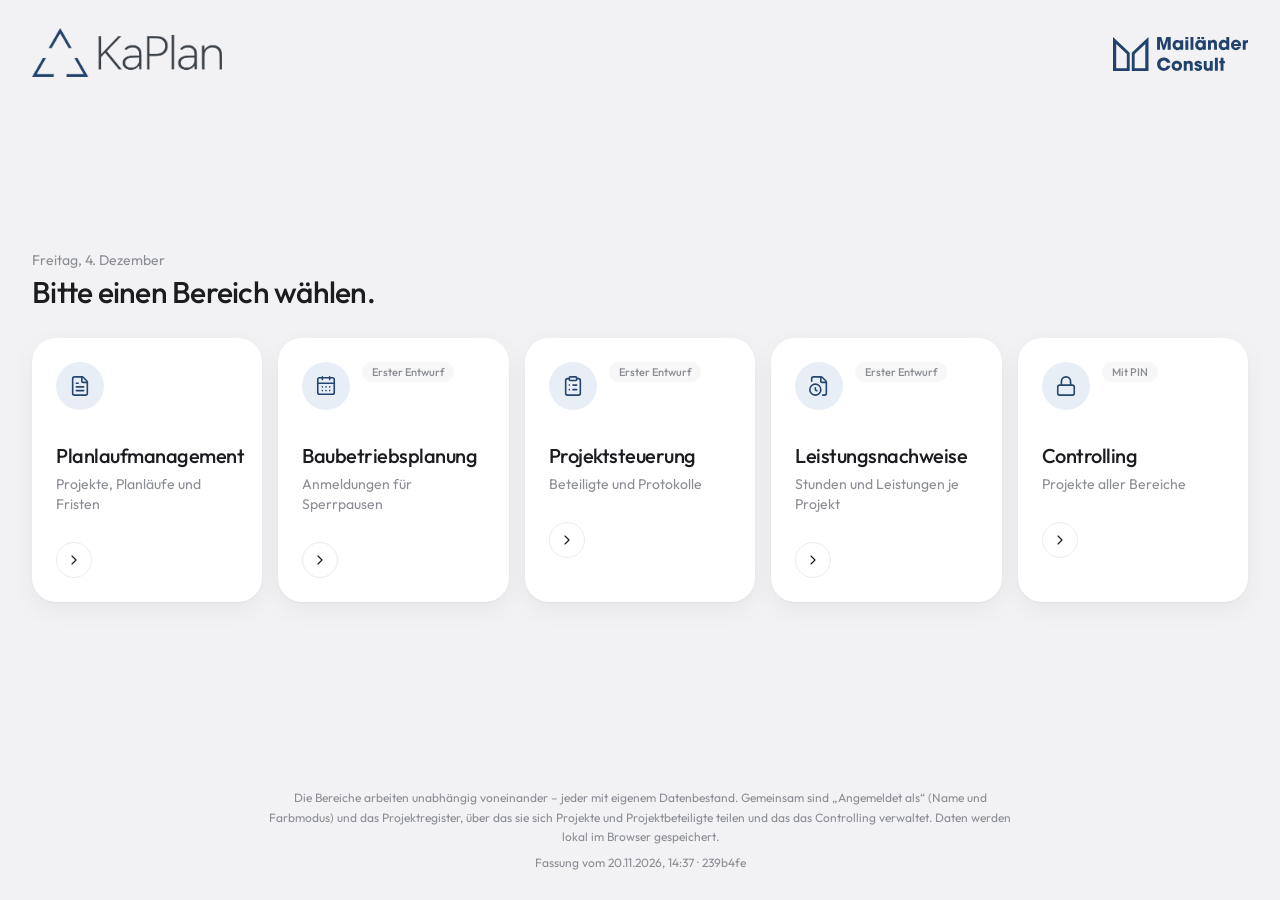
<file: index.html>
<!doctype html>
<html lang="de">
  <head>
    <meta charset="UTF-8" />
    <meta name="viewport" content="width=device-width, initial-scale=1.0" />
    <title>KaPlan</title>
    <meta name="description" content="KaPlan – Planlaufmanagement, Baubetriebsplanung, Projektsteuerung und Leistungsnachweise" />
    <meta name="theme-color" content="#f2f2f4" />
    <meta name="color-scheme" content="light dark" />
    <script>
      /*
        Hell oder dunkel schon vor dem Start der Anwendung: fest gewählt unter
        „Angemeldet als“ (Farbschema „hell“ bzw. „dunkel“) oder – die Vorgabe –
        wie das Gerät eingestellt ist. Dieselbe Regel wie `istDunkel` in
        src/gemeinsam/benutzer.ts; die Hülle (src/shell/Shell.tsx) setzt den
        Wert nach dem Start erneut und folgt Änderungen. Ohne dieses Skript
        blitzte die Seite bei jedem Laden erst hell auf.
      */
      (function () {
        var schema = 'geraet';
        try {
          schema = (JSON.parse(localStorage.getItem('kaplan-benutzer.v1') || '{}') || {}).farbschema;
        } catch (e) {
          /* unlesbar – wie das Gerät */
        }
        var dunkel =
          schema === 'dunkel' ||
          (schema !== 'hell' && typeof matchMedia === 'function' && matchMedia('(prefers-color-scheme: dark)').matches);
        document.documentElement.setAttribute('data-farbschema', dunkel ? 'dunkel' : 'hell');
        var farbe = document.querySelector('meta[name="theme-color"]');
        if (farbe) farbe.setAttribute('content', dunkel ? '#121316' : '#f2f2f4');
      })();
    </script>
    <style>
      /* Seitengrund des Koralle-Designs schon vor dem Laden – hell und dunkel wie die Anwendung */
      html { background: #f2f2f4; color: #1b1c20; }
      .lade-hinweis { color: #1b1c20; }
      .lade-hinweis p { color: #62646d; }
      .lade-hinweis code { background: #ffffff; padding: .1rem .4rem; border-radius: 8px; }
      html[data-farbschema='dunkel'] { background: #121316; color: #f2f2f4; }
      html[data-farbschema='dunkel'] .lade-hinweis { color: #f2f2f4; }
      html[data-farbschema='dunkel'] .lade-hinweis p { color: #b1b3bb; }
      html[data-farbschema='dunkel'] .lade-hinweis code { background: #232429; }
    </style>
    <link rel="manifest" href="manifest.webmanifest" />
    <link rel="icon" type="image/png" sizes="32x32" href="icons/kaplan-dreieck-32.png" />
    <link rel="icon" type="image/png" sizes="64x64" href="icons/kaplan-dreieck-64.png" />
    <link rel="icon" type="image/png" sizes="192x192" href="icons/kaplan-dreieck-192.png" />
    <link rel="apple-touch-icon" sizes="180x180" href="icons/kaplan-app-apple-180.png" />
    <meta name="apple-mobile-web-app-capable" content="yes" />
    <meta name="apple-mobile-web-app-status-bar-style" content="default" />
    <meta name="apple-mobile-web-app-title" content="KaPlan" />
    <script type="module" crossorigin src="./assets/index-CdNLTaPJ.js"></script>
    <link rel="stylesheet" crossorigin href="./assets/index-dYDDbkRc.css">
  </head>
  <body>
    <div id="root">
      <!--
        Dieser Bereich ist nur sichtbar, solange die Anwendung nicht gestartet
        ist – React ersetzt den Inhalt von #root beim Laden.

        Wird die Seite statisch ausgeliefert (GitHub Pages mit der Quelle
        "Deploy from a branch" liefert den Quellcode statt des Builds), startet
        die Anwendung nicht. Das Skript unten wechselt dann automatisch zur
        gebauten Fassung im Unterverzeichnis ./app/. Dieser Build ist eingecheckt
        und wird vom Workflow nach jedem Push auf main erneuert (siehe README,
        Abschnitt „Veröffentlichen“). Fehlt er, bleibt der Hinweis stehen.
      -->
      <div class="lade-hinweis" style="font-family: Outfit, system-ui, -apple-system, 'Segoe UI', sans-serif; max-width: 40rem; margin: 12vh auto; padding: 0 1.5rem; line-height: 1.5;">
        <h1 style="font-size: 1.4rem; font-weight: 500; letter-spacing: -0.02em; margin: 0 0 .75rem;">KaPlan wird geladen …</h1>
        <p style="margin: 0 0 1rem;">
          Falls diese Meldung stehen bleibt, fehlt die gebaute Anwendung im Ordner
          <strong>app/</strong>. Sie entsteht mit <code>npm run build</code>
          und wird aus <code>dist/</code> nach
          <code>app/</code> übernommen.
        </p>
        <p style="margin: 0;">
          Lokal wird die Anwendung mit <code>npm run dev</code>
          gestartet oder mit <code>npm run build</code> gebaut.
        </p>
      </div>
    </div>
    <script>
      /*
        Notausgang für statisch ausgelieferten Quellcode: Startet die Anwendung
        nicht innerhalb von 1,5 Sekunden, wird auf die gebaute Fassung unter
        ./app/ gewechselt. Im Entwicklungsbetrieb meldet sich die Anwendung über
        window.planlaufGestartet und der Wechsel entfällt. Im fertigen Build
        entfällt er immer – dort gibt es kein app/, und ein langsam geladenes
        Programm darf nicht auf eine fehlende Seite umleiten.
      */
      (function () {
        if (/\/app\/?$/.test(location.pathname)) return;
        var zeitgeber = setTimeout(function () {
          // Nur der unverarbeitete Quellcode lädt /src/main.tsx; im Build ersetzt
          // Vite dieses Tag. Geprüft wird erst hier, weil es beim Start des
          // Zeitgebers noch nicht eingelesen ist.
          if (!document.querySelector('script[src$="/src/main.tsx"]')) return;
          location.replace('app/' + location.hash);
        }, 1500);
        window.planlaufGestartet = function () {
          clearTimeout(zeitgeber);
        };
      })();
    </script>
  </body>
</html>
</file>
<file: assets/index-dYDDbkRc.css>
@layer properties{@supports (((-webkit-hyphens:none)) and (not (margin-trim:block))) or ((-moz-orient:inline) and (not (color:rgb(from red r g b)))){*,:before,:after,::backdrop{--tw-rotate-x:initial;--tw-rotate-y:initial;--tw-rotate-z:initial;--tw-skew-x:initial;--tw-skew-y:initial;--tw-border-style:solid;--tw-leading:initial;--tw-font-weight:initial;--tw-tracking:initial;--tw-shadow:0 0 #0000;--tw-shadow-color:initial;--tw-shadow-alpha:100%;--tw-inset-shadow:0 0 #0000;--tw-inset-shadow-color:initial;--tw-inset-shadow-alpha:100%;--tw-ring-color:initial;--tw-ring-shadow:0 0 #0000;--tw-inset-ring-color:initial;--tw-inset-ring-shadow:0 0 #0000;--tw-ring-inset:initial;--tw-ring-offset-width:0px;--tw-ring-offset-color:#fff;--tw-ring-offset-shadow:0 0 #0000;--tw-outline-style:solid;--tw-blur:initial;--tw-brightness:initial;--tw-contrast:initial;--tw-grayscale:initial;--tw-hue-rotate:initial;--tw-invert:initial;--tw-opacity:initial;--tw-saturate:initial;--tw-sepia:initial;--tw-drop-shadow:initial;--tw-drop-shadow-color:initial;--tw-drop-shadow-alpha:100%;--tw-drop-shadow-size:initial;--tw-duration:initial}}}@layer theme{:root,:host{--font-sans:"Outfit Variable", "Outfit", system-ui, -apple-system, "Segoe UI", sans-serif;--font-mono:ui-monospace, "SF Mono", SFMono-Regular, Menlo, Consolas, monospace;--color-white:#fff;--spacing:.25rem;--text-xs:.75rem;--text-xs--line-height:calc(1 / .75);--text-sm:.875rem;--text-sm--line-height:calc(1.25 / .875);--text-xl:1.25rem;--text-xl--line-height:calc(1.75 / 1.25);--text-2xl:1.5rem;--text-2xl--line-height:calc(2 / 1.5);--text-3xl:1.875rem;--text-3xl--line-height: 1.2 ;--font-weight-medium:500;--tracking-tight:-.025em;--leading-relaxed:1.625;--radius-3xl:1.5rem;--default-transition-duration:.15s;--default-transition-timing-function:cubic-bezier(.4, 0, .2, 1);--default-font-family:"Outfit Variable", "Outfit", system-ui, -apple-system, "Segoe UI", sans-serif;--default-mono-font-family:ui-monospace, "SF Mono", SFMono-Regular, Menlo, Consolas, monospace;--ease-koralle:cubic-bezier(.2, .8, .2, 1)}}@layer base{*,:after,:before,::backdrop{box-sizing:border-box;border:0 solid;margin:0;padding:0}::file-selector-button{box-sizing:border-box;border:0 solid;margin:0;padding:0}html,:host{-webkit-text-size-adjust:100%;tab-size:4;line-height:1.5;font-family:var(--default-font-family,-apple-system, BlinkMacSystemFont, "Segoe UI", Roboto, "Helvetica Neue", "Noto Sans", Arial, sans-serif, "Apple Color Emoji", "Segoe UI Emoji", "Segoe UI Symbol", "Noto Color Emoji");font-feature-settings:var(--default-font-feature-settings,normal);font-variation-settings:var(--default-font-variation-settings,normal);-webkit-tap-highlight-color:transparent}hr{height:0;color:inherit;border-top-width:1px}abbr:where([title]){-webkit-text-decoration:underline dotted;text-decoration:underline dotted}h1,h2,h3,h4,h5,h6{font-size:inherit;font-weight:inherit}a{color:inherit;-webkit-text-decoration:inherit;text-decoration:inherit}code,kbd,samp,pre{font-family:var(--default-mono-font-family,ui-monospace, SFMono-Regular, Menlo, Monaco, Consolas, "Liberation Mono", "Courier New", monospace);font-feature-settings:var(--default-mono-font-feature-settings,normal);font-variation-settings:var(--default-mono-font-variation-settings,normal);font-size:1em}small{font-size:80%}sub,sup{vertical-align:baseline;font-size:75%;line-height:0;position:relative}sub{bottom:-.25em}sup{top:-.5em}table{text-indent:0;border-color:inherit;border-collapse:collapse}:-moz-focusring:where(:not(iframe)){outline:auto}progress{vertical-align:baseline}summary{display:list-item}ol,ul,menu{list-style:none}img,svg,video,canvas,audio,iframe,embed,object{vertical-align:middle;display:block}img,video{max-width:100%;height:auto}button,input,select,optgroup,textarea{font:inherit;font-feature-settings:inherit;font-variation-settings:inherit;letter-spacing:inherit;color:inherit;opacity:1;background-color:#0000;border-radius:0}::file-selector-button{font:inherit;font-feature-settings:inherit;font-variation-settings:inherit;letter-spacing:inherit;color:inherit;opacity:1;background-color:#0000;border-radius:0}:where(select:is([multiple],[size])) optgroup{font-weight:bolder}:where(select:is([multiple],[size])) optgroup option{padding-inline-start:20px}::file-selector-button{margin-inline-end:4px}::placeholder{opacity:1}@supports (not ((-webkit-appearance:-apple-pay-button))) or (contain-intrinsic-size:1px){::placeholder{color:currentColor}@supports (color:color-mix(in lab,red,red)){::placeholder{color:color-mix(in oklab,currentcolor 50%,transparent)}}}textarea{resize:vertical}::-webkit-search-decoration{-webkit-appearance:none}::-webkit-date-and-time-value{min-height:1lh;text-align:inherit}::-webkit-datetime-edit{display:inline-flex}::-webkit-datetime-edit-fields-wrapper{padding:0}::-webkit-datetime-edit{padding-block:0}::-webkit-datetime-edit-year-field{padding-block:0}::-webkit-datetime-edit-month-field{padding-block:0}::-webkit-datetime-edit-day-field{padding-block:0}::-webkit-datetime-edit-hour-field{padding-block:0}::-webkit-datetime-edit-minute-field{padding-block:0}::-webkit-datetime-edit-second-field{padding-block:0}::-webkit-datetime-edit-millisecond-field{padding-block:0}::-webkit-datetime-edit-meridiem-field{padding-block:0}::-webkit-calendar-picker-indicator{line-height:1}:-moz-ui-invalid{box-shadow:none}button,input:where([type=button],[type=reset],[type=submit]){appearance:button}::file-selector-button{appearance:button}::-webkit-inner-spin-button{height:auto}::-webkit-outer-spin-button{height:auto}[hidden]:where(:not([hidden=until-found])){display:none!important}html,body,#root{height:100%}body{font-family:var(--font-sans);color:var(--text);background:var(--bg);-webkit-font-smoothing:antialiased;-moz-osx-font-smoothing:grayscale;font-size:14px;line-height:1.5}h1,h2,h3,h4{letter-spacing:-.02em;font-weight:500}h1{font-size:26px}h2{font-size:19px}h3{font-size:15px}b,strong{font-weight:600}a{color:var(--link);text-decoration:none}a:hover{text-decoration:underline}::selection{background:var(--marke-soft)}button:not(:disabled),[role=button]{cursor:pointer}input[type=checkbox],input[type=radio]{accent-color:var(--accent);margin:3px 3px 3px 4px}:focus-visible{outline:2px solid var(--fokus);outline-offset:2px}}@layer components{.app{grid-template-columns:var(--sidebar-w) 1fr;height:100%;display:grid;overflow:hidden}.sidebar{background:var(--bg-sidebar);border-right:1px solid var(--separator);color:var(--text-secondary);flex-direction:column;gap:3px;padding:16px 12px;display:flex;overflow-y:auto}.sidebar-brand{width:100%;font:inherit;color:inherit;text-align:left;cursor:pointer;border-radius:var(--rund);background:0 0;border:none;margin-bottom:12px;padding:4px 10px 6px;line-height:0;display:block}.sidebar-brand:hover{opacity:.88}.kaplan-logo-hell,.kaplan-logo-dunkel{max-width:100%;display:block}.kaplan-logo-dunkel,:root[data-farbschema=dunkel] .kaplan-logo-hell{display:none}:root[data-farbschema=dunkel] .kaplan-logo-dunkel{display:block}.logo-ohne-zeile{aspect-ratio:960/262;display:block;overflow:hidden}.nav-group-label{color:var(--text-tertiary);padding:18px 12px 6px;font-size:12px}.nav-item{border-radius:var(--rund);cursor:pointer;text-align:left;width:100%;min-height:40px;color:var(--text-secondary);background:0 0;border:none;flex:none;align-items:center;gap:10px;padding:8px 12px;font-size:13.5px;transition:color .15s,background .15s;display:flex;position:relative}.nav-item:hover{color:var(--text);background:var(--bg-hover)}.nav-item.active,.nav-item.active:hover{color:#fff;background:0 0;font-weight:500}.nav-aktiv{border-radius:var(--rund);background:var(--nav-aktiv);box-shadow:0 6px 18px var(--marke-glanz);position:absolute;inset:0}.nav-item>:not(.nav-aktiv){position:relative}.nav-item.active .nav-badge{color:#fff;background:#ffffff3d}.nav-item.unter{padding-left:34px}.nav-pfeil{color:var(--text-tertiary);flex:none;transition:transform .15s;display:inline-flex}.nav-pfeil.offen{transform:rotate(90deg)}.nav-icon{flex:none;place-items:center;width:18px;display:grid}.nav-label{text-overflow:ellipsis;white-space:nowrap;flex:1;overflow:hidden}.nav-badge{background:var(--gray-soft);color:var(--text-secondary);border-radius:999px;padding:1px 7px;font-size:11px;font-weight:600}.nav-badge.alert{background:var(--red);color:#fff}.sidebar-footer{color:var(--text-tertiary);margin-top:auto;padding:16px 2px 2px;font-size:11px}.sicherung-knoepfe{grid-template-columns:1fr 1fr;gap:6px;margin:10px 0;display:grid}.sicherung-knoepfe .btn{color:var(--text-secondary);justify-content:center;padding-left:6px;padding-right:6px}.sicherung-knoepfe .btn:hover:not(:disabled){color:var(--text)}.sicherung-knoepfe .btn:last-child{grid-column:1/-1}.main{flex-direction:column;display:flex;overflow:hidden}.topbar{flex:none;align-items:center;gap:14px;min-height:72px;padding:18px 32px 6px;display:flex}.topbar-title{flex-direction:column-reverse;flex:1;min-width:0;display:flex}.topbar-title h1{letter-spacing:-.025em;text-overflow:ellipsis;white-space:nowrap;font-size:22px;font-weight:500;line-height:1.25;overflow:hidden}.topbar-title .sub{color:var(--text-tertiary);text-overflow:ellipsis;white-space:nowrap;font-size:13px;overflow:hidden}.topbar-actions{flex:none;align-items:center;gap:8px;display:flex}.topbar-logo{flex:none;align-items:center;padding-left:12px;display:flex}.btn-icon.menu-toggle{border:1px solid var(--separator);background:var(--bg-elev);width:40px;height:40px;color:var(--text);border-radius:50%;place-items:center;padding:0;display:grid}.content{padding:0 32px calc(64px + var(--neue-fassung-hoehe,0px));flex:1;overflow-y:auto}.content-inner{max-width:1560px;margin:0 auto;padding-top:16px}.stack{flex-direction:column;gap:16px;display:flex}.row{align-items:center;gap:10px;display:flex}.row-between{justify-content:space-between;align-items:center;gap:12px;display:flex}.wrap{flex-wrap:wrap}.spacer{flex:1}.grid{gap:16px;display:grid}.grid-2{grid-template-columns:repeat(auto-fit,minmax(280px,1fr))}.grid-3{grid-template-columns:repeat(auto-fit,minmax(220px,1fr))}.kennzahlen{grid-template-columns:repeat(auto-fit,minmax(150px,1fr));gap:10px;padding:4px 24px 22px;display:grid}.kennzahlen:first-child{padding-top:24px}.kennzahlen>*{display:flex}.kennzahlen .card{box-shadow:none;border-radius:var(--rund-l);background:var(--bg-subtle);width:100%}.kennzahlen .stat{padding:12px 16px}.kennzahlen .stat-value{font-size:22px}.kennzahlen .card-click:hover{background:var(--bg-active)}.kennzahlen .card-click.stat-signal:hover{background:var(--signal-verlauf)}.grid-4{grid-template-columns:repeat(auto-fit,minmax(190px,1fr))}.card{--tabellen-rand:24px;background:var(--bg-elev);border-radius:var(--rund-xl);box-shadow:var(--schatten);overflow:clip}.card-pad{padding:22px 24px}.card-header{justify-content:space-between;align-items:center;gap:12px;padding:20px 24px 14px;display:flex}.card-header h2{font-size:16px;font-weight:500}.card-header .sub{color:var(--text-tertiary);margin-top:1px;font-size:12.5px}.card-header+.card-pad{padding-top:6px}.card-click{cursor:pointer;transition:transform .3s var(--ease-koralle),box-shadow .3s var(--ease-koralle);text-align:left;width:100%;font:inherit;color:inherit;border:none;padding:0;display:block}.card-click:not(.bewegt):hover{box-shadow:var(--schatten-hoch);transform:translateY(-4px)}.card-click:not(.bewegt):active{transform:translateY(-1px)}.bewegt{transition:none}.stat{padding:20px 24px 22px;position:relative}.stat-label{color:var(--text-tertiary);align-items:center;gap:7px;font-size:12.5px;display:flex}.stat-value{letter-spacing:-.03em;font-variant-numeric:tabular-nums;margin-top:4px;font-size:34px;font-weight:600;line-height:1.15}.card.stat-signal{background:var(--signal-verlauf);color:#fff;position:relative}.card.stat-signal:after{content:"";pointer-events:none;border:24px solid #ffffff26;border-radius:50%;width:150px;height:150px;position:absolute;bottom:-52px;right:-44px}.card.stat-signal .stat-label{color:#ffffffe6}.kennzahlen .card.stat-signal{background:var(--signal-verlauf)}.kennzahlen .card.stat-signal:after{border-width:16px;width:96px;height:96px;bottom:-44px;right:-30px}.btn{border:1px solid var(--separator);background:var(--bg-elev);color:var(--text);cursor:pointer;white-space:nowrap;transition:background .15s ease,border-color .15s ease,opacity .15s ease,transform .2s var(--ease-koralle);border-radius:999px;justify-content:center;align-items:center;gap:6px;padding:7px 15px;font-size:13px;font-weight:500;line-height:1.4;display:inline-flex}.btn:hover{background:var(--bg-subtle);border-color:var(--separator-strong)}.btn:active{transform:scale(.97)}.btn:disabled{opacity:.4;cursor:not-allowed;transform:none}.btn-primary{background:var(--accent);color:var(--auf-accent);border-color:#0000}.btn-primary:hover{background:var(--accent-hover);border-color:#0000;transform:translateY(-1px)}.btn-primary:active{transform:scale(.97)}.btn-primary:disabled{transform:none}.btn-ghost{color:var(--text);background:0 0;border-color:#0000;padding:6px 10px}.btn-ghost:hover{background:var(--bg-hover);border-color:#0000}.btn-outline{border-color:var(--separator-strong);background:0 0}.btn-outline:hover{background:var(--bg-hover)}.btn-danger{color:var(--rot-text);background:0 0;border-color:#0000}.btn-danger:hover{background:var(--red-soft);border-color:#0000}.btn.btn-primary.btn-rot,.btn.btn-primary.btn-rot:hover{background:var(--red);color:#fff}.btn-sm{padding:4px 11px;font-size:12px}.link-btn{font:inherit;color:inherit;text-align:left;cursor:pointer;background:0 0;border:none;padding:0}.link-btn:hover{color:var(--marke-text)}.btn-icon{color:var(--text-secondary);cursor:pointer;background:0 0;border:none;border-radius:999px;justify-content:center;align-items:center;padding:7px;transition:background .15s,color .15s;display:inline-flex}.btn-icon:disabled{opacity:.35;cursor:not-allowed}.btn-icon:hover{background:var(--bg-hover);color:var(--text)}.segmented{background:var(--gray-soft);border-radius:999px;gap:2px;padding:3px;display:inline-flex}.segmented button{color:var(--text-secondary);cursor:pointer;white-space:nowrap;background:0 0;border:none;border-radius:999px;padding:5px 14px;font-size:13px;font-weight:500;transition:color .15s;position:relative}.segmented button:hover{color:var(--text)}.segmented button.active{color:var(--auf-accent)}.segmented-aktiv{background:var(--accent);border-radius:999px;position:absolute;inset:0}.segmented-text{position:relative}.segmented button.active:not(:has(.segmented-aktiv)){background:var(--accent)}.field{flex-direction:column;gap:6px;min-width:0;display:flex}.field label{color:var(--text-secondary);font-size:12.5px;font-weight:500}.field .hint{color:var(--text-tertiary);font-size:11.5px}.field>.segmented{align-self:flex-start;max-width:100%}.input,.select,.textarea{border-radius:var(--rund);border:1px solid var(--separator-strong);background:var(--bg-elev);width:100%;padding:8px 12px;font-size:13.5px;transition:border-color .15s,box-shadow .15s}.input:focus,.select:focus,.textarea:focus{border-color:var(--fokus);box-shadow:0 0 0 3px var(--accent-soft);outline:none}.input:disabled,.select:disabled,.textarea:disabled{opacity:.6}.textarea{resize:vertical;min-height:90px;line-height:1.5}.textarea.mono{font-family:var(--font-mono);font-size:12.5px}.select{appearance:none;background-image:url("data:image/svg+xml,%3Csvg xmlns='http://www.w3.org/2000/svg' width='12' height='12' viewBox='0 0 24 24' fill='none' stroke='%238b8d94' stroke-width='2.4' stroke-linecap='round' stroke-linejoin='round'%3E%3Cpath d='m6 9 6 6 6-6'/%3E%3C/svg%3E");background-position:right 10px center;background-repeat:no-repeat;padding-right:30px}.form-grid{grid-template-columns:repeat(auto-fit,minmax(200px,1fr));gap:14px;display:grid}.form-grid .full{grid-column:1/-1}.search{background:var(--bg-elev);border:1px solid var(--separator);min-width:180px;color:var(--text-tertiary);border-radius:999px;align-items:center;gap:8px;padding:6px 8px 6px 14px;transition:border-color .15s,box-shadow .15s;display:flex}.search:focus-within{border-color:var(--fokus);box-shadow:0 0 0 3px var(--accent-soft)}.search input{width:100%;min-width:0;color:var(--text);background:0 0;border:none;outline:none;font-size:13px}.search .btn-icon{padding:3px}.checkbox{cursor:pointer;align-items:center;gap:8px;font-size:13px;display:inline-flex}.checkbox input{width:15px;height:15px;accent-color:var(--accent)}.table-scroll{-webkit-overflow-scrolling:touch;overflow-x:auto}@media(min-width:861px){.table-scroll{overflow-x:clip}.table-scroll.table-scroll-quer{overflow-x:auto}}.table{border-collapse:collapse;width:100%;font-size:13.5px}.table th{z-index:3;background:var(--bg-elev);box-shadow:inset 0 -1px 0 var(--separator);text-align:left;color:var(--text-tertiary);border-bottom:1px solid var(--separator);white-space:nowrap;padding:10px 14px;font-size:12.5px;font-weight:400;position:sticky;top:0}.table td{border-bottom:1px solid var(--separator);vertical-align:middle;padding:13px 14px}.table th:first-child,.table td:first-child{padding-left:var(--tabellen-rand,14px)}.table th:last-child,.table td:last-child{padding-right:var(--tabellen-rand,14px)}.table tbody tr:last-child td{border-bottom:none}.table tbody tr.clickable{cursor:pointer;transition:background .12s}.table tbody tr.clickable:hover{background:var(--bg-hover)}.table tbody tr.clickable:focus-visible,.list-row.clickable:focus-visible{outline:2px solid var(--fokus);outline-offset:-2px;background:var(--bg-active)}.table .num{font-variant-numeric:tabular-nums;color:var(--text-secondary);white-space:nowrap;font-size:12.5px}.table th.zahl,.table td.zahl{text-align:center}.table td.zahl{color:var(--text);font-variant-numeric:tabular-nums;font-size:15px;font-weight:600}.table td.zahl.leer{color:var(--text-tertiary);font-weight:400}.table.planlauf-tabelle th{white-space:normal;padding-left:10px;padding-right:10px}.table.planlauf-tabelle td{padding-left:10px;padding-right:10px}.table.planlauf-tabelle :is(th,td):first-child{padding-left:var(--tabellen-rand,14px)}.table.planlauf-tabelle :is(th,td):last-child{padding-right:var(--tabellen-rand,14px)}.table.planlauf-tabelle .progress{min-width:44px}.table .right{text-align:right}.table .actions{text-align:right;white-space:nowrap}.list-row{border-bottom:1px solid var(--separator);align-items:center;gap:12px;padding:13px 24px;display:flex}.list-row:last-child{border-bottom:none}.list-row.clickable{cursor:pointer;transition:background .12s}.list-row.clickable:hover{background:var(--bg-hover)}.empty{text-align:center;color:var(--text-secondary);padding:44px 24px}.empty-icon{background:var(--marke-soft);width:52px;height:52px;color:var(--marke);border-radius:50%;place-items:center;margin:0 auto 12px;display:grid}.empty h3{color:var(--text);margin-bottom:4px;font-size:15px}.empty p{color:var(--text-tertiary);margin-bottom:14px;font-size:13px}.muted{color:var(--text-secondary)}.tertiary{color:var(--text-tertiary)}.small{font-size:12px}.mono{font-variant-numeric:tabular-nums;font-size:12.5px}.truncate{text-overflow:ellipsis;white-space:nowrap;overflow:hidden}.sort-btn{font:inherit;color:inherit;text-transform:inherit;letter-spacing:inherit;cursor:pointer;background:0 0;border:none;align-items:center;gap:4px;padding:0;display:inline-flex}.sort-btn:hover{color:var(--text)}.sort-pfeil{opacity:0;font-size:10px;display:inline-flex}.sort-btn:hover .sort-pfeil{opacity:.5}.sort-pfeil.aktiv{opacity:1;color:var(--marke)}.th-inhalt{align-items:center;gap:3px;display:inline-flex}.th-wert{background:var(--marke-soft);color:var(--marke-text);border-radius:999px;margin-left:2px;padding:1px 7px;font-size:11px;font-weight:500}.filter-btn{width:20px;height:20px;color:var(--text-tertiary);cursor:pointer;opacity:0;background:0 0;border:none;border-radius:50%;justify-content:center;align-items:center;padding:0;transition:opacity .12s,background .12s;display:inline-flex}.table th:hover .filter-btn,.filter-btn.offen,.filter-btn.aktiv{opacity:1}.filter-btn:hover{background:var(--bg-hover);color:var(--text)}@media(hover:none){.filter-btn{opacity:.65}.sort-pfeil{opacity:.4}}.filter-btn.aktiv,.filter-btn.offen{color:var(--marke)}.aufklapp-menue{z-index:160;overscroll-behavior:contain;background:var(--bg-elev);border:1px solid var(--separator);border-radius:var(--rund-l);min-width:220px;max-width:min(320px,100vw - 16px);max-height:calc(100dvh - 16px);box-shadow:var(--schatten-hoch);text-align:left;white-space:normal;color:var(--text);flex-direction:column;gap:1px;padding:6px;font-size:13px;display:flex;position:fixed;overflow-y:auto}.aufklapp-menue button{border-radius:var(--rund-s);font:inherit;color:var(--text);text-align:left;overflow-wrap:anywhere;cursor:pointer;background:0 0;border:none;flex:none;padding:8px 12px}.aufklapp-menue button:hover,.aufklapp-menue button:focus-visible{background:var(--bg-hover)}.aufklapp-menue button.gefahr{color:var(--rot-text)}.aufklapp-menue button.aktiv{background:var(--accent-soft);color:var(--text);font-weight:600}.aufklapp-menue .aufklapp-menue-titel{color:var(--text-tertiary);flex:none;padding:6px 12px;font-size:11.5px}.antwort-chip{border:1px solid var(--separator-strong);background:var(--bg-elev);cursor:pointer;border-radius:999px;padding:4px 12px;font-size:12.5px;transition:background .12s,border-color .12s,color .12s}.antwort-chip:not(.gewaehlt):hover:not(:disabled){border-color:var(--purple);color:var(--purple)}.antwort-chip.gewaehlt{background:var(--purple);border-color:var(--purple);color:var(--bg-elev)}.antwort-chip:disabled{opacity:.5;cursor:default}.stern{cursor:pointer;color:var(--text-tertiary);border-radius:50%;place-items:center;padding:5px;line-height:1;display:inline-grid}.stern:hover{background:var(--bg-hover);color:var(--orange)}.stern.aktiv{color:var(--orange)}.stern.aktiv svg{fill:currentColor}.bearbeiter{border:1px solid var(--separator);border-radius:var(--rund-l);background:var(--bg-subtle);width:100%;color:var(--text-secondary);cursor:pointer;text-align:left;align-items:center;gap:10px;padding:8px 10px;font-size:12.5px;transition:background .15s;display:flex}.bearbeiter:hover{background:var(--bg-active)}.bearbeiter strong{color:var(--text);font-size:13px;font-weight:500;display:block}.bearbeiter .avatar{background:var(--avatar-verlauf);color:#fff}.badge{white-space:nowrap;background:var(--gray-soft);color:var(--text-secondary);border-radius:999px;align-items:center;gap:5px;padding:2px 10px;font-size:11.5px;font-weight:500;display:inline-flex}.badge.green{background:var(--green-soft);color:var(--gruen-text)}.badge.orange{background:var(--orange-soft);color:var(--orange-text)}.badge.red{background:var(--red-soft);color:var(--rot-text)}.badge.blue{background:var(--blau-soft);color:var(--blau-text)}.badge.purple{background:var(--purple-soft);color:var(--purple)}.dot{background:var(--text-tertiary);border-radius:50%;flex:none;width:8px;height:8px;display:inline-block}.dot.green{background:var(--green)}.dot.orange{background:var(--orange)}.dot.red{background:var(--red)}.dot.blue{background:var(--blau)}.role-chip{color:var(--chip-farbe,currentColor);background:0 0;border:1px solid;border-radius:999px;align-items:center;gap:5px;padding:2px 10px;font-size:11.5px;font-weight:500;display:inline-flex}.chip-weg{color:inherit;cursor:pointer;opacity:.7;background:0 0;border:none;align-items:center;margin:0;padding:0 0 0 2px;font-size:13px;line-height:1;display:inline-flex}.chip-weg:hover{opacity:1}.avatar{background:var(--marke-soft);width:32px;height:32px;color:var(--marke-text);border-radius:50%;flex:none;place-items:center;font-size:11.5px;font-weight:600;display:grid}.avatar.avatar-farbe{background:var(--chip-farbe)}@supports (color:color-mix(in lab,red,red)){.avatar.avatar-farbe{background:color-mix(in srgb,var(--chip-farbe) 14%,transparent)}}.avatar.avatar-farbe{color:var(--chip-farbe)}.progress{background:var(--gray-soft);border-radius:999px;min-width:60px;height:6px;overflow:hidden}.progress>div{background:linear-gradient(90deg,var(--marke),var(--marke-2));border-radius:999px;height:100%}.chain{gap:0;padding:4px 0 10px;display:flex;overflow-x:auto}.chain-node{background:var(--bg-subtle);border-radius:var(--rund-l);border:1px solid #0000;flex:none;min-width:148px;max-width:180px;padding:10px 12px;font-size:12px}.chain-node.current{border-color:var(--accent);box-shadow:0 0 0 3px var(--accent-soft);background:var(--bg-elev)}.chain-node.done{background:var(--green-soft);border-color:#0000}.chain-node.late{background:var(--red-soft);border-color:#0000}.chain-node .cn-name{margin-bottom:3px;font-weight:600;line-height:1.3}.chain-node .cn-meta{color:var(--text-secondary);font-size:11px}.chain-arrow{width:22px;color:var(--text-tertiary);flex:none;place-items:center;font-size:13px;display:grid}.chain-node.gateway{border-radius:var(--rund-l);border-style:dashed;border-color:var(--separator-strong)}.step-row{border-bottom:1px solid var(--separator);grid-template-columns:26px 1fr;gap:12px;padding:14px 24px;display:grid}.step-row.mit-aktion{grid-template-columns:26px 1fr auto}.step-anpassen{align-self:start;margin-top:2px}.step-row:last-child{border-bottom:none}.step-row.aktiv{background:var(--bg-subtle)}.step-marker{flex-direction:column;align-items:center;gap:4px;padding-top:2px;display:flex}.step-num{background:var(--gray-soft);width:24px;height:24px;color:var(--text-secondary);border-radius:50%;place-items:center;font-size:11px;font-weight:600;display:grid}.step-num.done{background:var(--green);color:#fff}.step-num.late{background:var(--red);color:#fff}.step-num.current{background:var(--accent);color:var(--auf-accent)}.step-line{background:var(--separator);border-radius:2px;flex:1;width:2px;min-height:6px}.step-body{flex-direction:column;gap:7px;min-width:0;display:flex}.step-title{flex-wrap:wrap;align-items:center;gap:8px;display:flex}.step-title strong{font-size:13.5px;font-weight:600}.table tr.gruppe-zeile td,.table tr.paket-zeile td{background:var(--fill-gruppe);border-top:1px solid var(--separator)}.table tr.gruppe-zeile td{padding-top:10px;padding-bottom:10px}.table tr.gruppe-zeile+tr td{border-top:none}.gruppe-btn{font:inherit;color:inherit;text-align:left;cursor:pointer;background:0 0;border:none;align-items:center;gap:9px;width:100%;margin:0;padding:0;display:flex}.gruppe-btn:hover strong{color:var(--marke-text)}.gruppe-btn .chev{color:var(--text-tertiary);transition:transform .15s;display:flex}.gruppe-btn.offen .chev{transform:rotate(90deg)}.chev-btn{width:20px;height:20px;color:var(--text-tertiary);cursor:pointer;background:0 0;border:none;border-radius:50%;flex:0 0 20px;justify-content:center;align-items:center;margin:0;padding:0;transition:transform .15s,background .15s;display:flex}.chev-btn:hover{background:var(--bg-hover);color:var(--text)}.chev-btn.offen{transform:rotate(90deg)}.chev-vorn{margin-left:-29px}.chev-vorn.offen{transform:rotate(90deg)}.checkbox.buendeln-plan{border:1px solid var(--separator);border-radius:var(--rund);cursor:pointer;align-items:center;gap:10px;padding:10px 14px;display:flex}.checkbox.buendeln-plan:hover{background:var(--bg-hover)}.table tr.unterzeile td{background:var(--bg-subtle)}.table tr.zeile-eingang strong{color:var(--gelb-text)}.table tr.zeile-fertig strong{color:var(--gruen-text)}.badge.gelb{background:var(--gelb-soft-stark);color:var(--gelb-text)}.badge.zusatz{margin-left:6px;font-weight:400}.table tr.zeile-verworfen td{color:var(--text-tertiary)}.table tr.zeile-verworfen strong{color:var(--text-tertiary);font-weight:500}.step-row.kompakt{padding-top:8px;padding-bottom:8px}.step-row.kompakt .step-num{opacity:.75}.step-aufklappen{font:inherit;color:inherit;cursor:pointer;text-align:left;background:0 0;border:none;align-items:center;gap:6px;margin:0;padding:0;display:inline-flex}.step-aufklappen:hover strong{color:var(--marke-text)}.step-aufklappen .chev{color:var(--text-tertiary);transition:transform .15s}.step-aufklappen.offen .chev{transform:rotate(90deg)}.step-meta{color:var(--text-secondary);flex-wrap:wrap;align-items:center;gap:14px;font-size:12.5px;display:flex}.step-meta b{color:var(--text);font-weight:500}.step-actions{flex-wrap:wrap;align-items:center;gap:6px;display:flex}.overlay{background:var(--schleier);-webkit-backdrop-filter:blur(6px);backdrop-filter:blur(6px);z-index:100;place-items:center;padding:24px;animation:.18s fade;display:grid;position:fixed;inset:0}.modal{--tabellen-rand:14px;background:var(--bg-elev);border-radius:var(--rund-xl);box-shadow:var(--schatten-dialog);width:min(680px,100%);max-height:calc(100dvh - 48px);animation:pop .26s var(--ease-koralle);flex-direction:column;display:flex}.modal.wide{width:min(940px,100%)}.modal-header{border-bottom:1px solid var(--separator);justify-content:space-between;align-items:flex-start;gap:12px;padding:22px 24px 16px;display:flex}.modal-header h2{font-size:19px;font-weight:500}.modal-header .sub{color:var(--text-tertiary);margin-top:2px;font-size:12.5px}.modal-body{padding:20px 24px;overflow-y:auto}.modal-footer{border-top:1px solid var(--separator);border-radius:0 0 var(--rund-xl) var(--rund-xl);flex-wrap:wrap;justify-content:flex-end;gap:8px;padding:16px 24px;display:flex}@keyframes fade{0%{opacity:0}to{opacity:1}}@keyframes pop{0%{opacity:0;transform:scale(.97)translateY(8px)}to{opacity:1;transform:none}}.neue-fassung{z-index:80;background:var(--bg-elev);border:1px solid var(--separator);border-radius:var(--rund-xl);width:min(420px,100vw - 24px);box-shadow:var(--schatten-dialog);animation:pop .26s var(--ease-koralle);flex-direction:column;gap:12px;padding:18px 20px;font-size:12.5px;line-height:1.45;display:flex;position:fixed;bottom:18px;right:18px}.neue-fassung-text{color:var(--text-secondary);flex-direction:column;gap:3px;display:flex}.neue-fassung-text strong{color:var(--text);font-size:14px;font-weight:500}.neue-fassung-knoepfe{justify-content:flex-end;gap:8px;display:flex}@media(max-width:520px){.neue-fassung{width:auto;bottom:12px;left:12px;right:12px}}.toast-wrap{bottom:calc(22px + var(--neue-fassung-hoehe,0px));z-index:200;flex-direction:column;gap:8px;width:max-content;max-width:min(640px,100vw - 32px);display:flex;position:fixed;left:50%;transform:translate(-50%)}.toast{background:var(--accent);color:var(--auf-accent);overflow-wrap:anywhere;box-shadow:var(--schatten-hoch);animation:pop .26s var(--ease-koralle);border-radius:20px;padding:10px 20px;font-size:13px;font-weight:500}.callout{border-radius:var(--rund-l);background:var(--gray-soft);gap:12px;padding:12px 16px;font-size:12.5px;line-height:1.5;display:flex}.callout.warn{background:var(--orange-soft)}.callout.error{background:var(--red-soft)}.callout .callout-icon{color:var(--text-secondary);flex:none;padding-top:1px;display:flex}.callout.warn .callout-icon{color:var(--orange-text)}.callout.error .callout-icon{color:var(--rot-text)}.divider{background:var(--separator);height:1px;margin:4px 0}.kv{grid-template-columns:130px 1fr;gap:6px 14px;font-size:13.5px;display:grid}.kv dt{color:var(--text-secondary);font-size:12.5px}.kv dd{margin:0}.kv-breit{grid-template-columns:190px 1fr}.mail-vorschau{white-space:pre-wrap;color:var(--text-secondary);margin:10px 0 0;font-family:inherit;font-size:13.5px}.tabs{flex-wrap:wrap;gap:6px;display:flex}.tab-plus{border:1px dashed var(--separator-strong);width:34px;height:34px;color:var(--text-tertiary);cursor:pointer;background:0 0;border-radius:50%;justify-content:center;align-items:center;padding:0;display:inline-flex}.tab-plus svg{flex:none}.tab-plus:hover{background:var(--bg-hover);color:var(--marke-text);border-color:var(--marke)}.tabs button:not(.tab-plus){color:var(--text-secondary);cursor:pointer;white-space:nowrap;background:0 0;border:none;border-radius:999px;padding:7px 15px;font-size:13.5px;font-weight:500;transition:color .15s,background .15s}.tabs button:not(.tab-plus):hover{color:var(--text);background:var(--bg-hover)}.tabs button.active:not(.tab-plus),.tabs button.active:not(.tab-plus):hover{color:var(--auf-accent);background:var(--accent)}.drop-zone{border:1.5px dashed var(--separator-strong);border-radius:var(--rund-xl);text-align:center;color:var(--text-secondary);cursor:pointer;padding:28px;font-size:13px;transition:border-color .15s,background .15s,color .15s}.drop-zone:hover,.drop-zone.over{border-color:var(--marke);background:var(--marke-soft);color:var(--marke-text)}.start{height:100%;padding-bottom:var(--neue-fassung-hoehe,0px);overflow-y:auto}.bereich-wechsel{border:1px solid var(--separator-strong);width:100%;font:inherit;color:var(--text-secondary);cursor:pointer;background:0 0;border-radius:999px;justify-content:center;align-items:center;gap:6px;margin-top:10px;padding:8px 10px;font-size:12.5px;transition:background .15s,color .15s;display:flex}.bereich-wechsel:hover{background:var(--bg-hover);color:var(--text)}@media(max-width:640px){.grid-3,.grid-4{grid-template-columns:repeat(2,minmax(0,1fr));gap:10px}.grid-2{grid-template-columns:minmax(0,1fr)}.stat{padding:14px 16px 16px}.stat-value{font-size:26px}.stat-label{font-size:11.5px}.kennzahlen{padding:4px 16px 16px}.kennzahlen:first-child{padding-top:16px}.card{--tabellen-rand:16px}.table-scroll .table:not(.table-stack){min-width:520px}.table .col-optional{display:none}.table-stack,.table-stack tbody,.table-stack tr,.table-stack td{width:100%;display:block}.table-stack thead{display:none}.table-stack tr{border-bottom:1px solid var(--separator);padding:12px 16px}.table-stack tr:last-child{border-bottom:none}.table-stack td,.table-stack td:first-child,.table-stack td:last-child{border:none;padding:2px 0}.table-stack td.actions{text-align:left;flex-wrap:wrap;gap:8px;padding-top:10px;display:flex}.table-stack td.actions .btn{flex:auto}.table-stack td.actions .btn-haken{flex:none;min-width:64px}.card-header{flex-wrap:wrap;padding:16px 16px 12px}.card-pad{padding:16px}.list-row{flex-wrap:wrap;padding:11px 16px}.step-row{padding:12px 16px}.table th,.table td{padding:10px 12px}.modal{border-radius:20px;max-height:calc(100dvh - 24px)}.modal-header,.modal-body,.modal-footer{padding-left:16px;padding-right:16px}.modal-footer{border-radius:0 0 20px 20px}.overlay{padding:12px}.form-grid{grid-template-columns:minmax(0,1fr)}.segmented{width:100%;overflow-x:auto}.search{width:100%}.topbar-title h1{font-size:18px}.content{padding-bottom:calc(48px + var(--neue-fassung-hoehe,0px))}}@media(max-width:860px){.app{grid-template-columns:1fr}.sidebar{width:var(--sidebar-w);z-index:90;transition:transform .3s var(--ease-koralle);position:fixed;inset:0 auto 0 0;transform:translate(-100%)}.sidebar.open{box-shadow:var(--schatten-dialog);transform:none}.content{padding:0 16px calc(60px + var(--neue-fassung-hoehe,0px))}.content-inner{padding-top:12px}.topbar{min-height:64px;padding:14px 16px 4px}.topbar-logo{display:none}.tabs{flex-wrap:nowrap;overflow-x:auto}.kv{grid-template-columns:1fr;gap:2px 0}.kv dd{margin-bottom:8px}}@media(min-width:861px){.btn-icon.menu-toggle{display:none}}:root[data-farbschema=dunkel] .topbar-logo img,:root[data-farbschema=dunkel] .logo-hell img{filter:brightness(0)invert();opacity:.92}:root[data-farbschema=dunkel] .role-chip{color:var(--chip-farbe,currentColor)}@supports (color:color-mix(in lab,red,red)){:root[data-farbschema=dunkel] .role-chip{color:color-mix(in srgb,var(--chip-farbe,currentColor) 55%,#fff)}}:root[data-farbschema=dunkel] .avatar.avatar-farbe{background:var(--chip-farbe)}@supports (color:color-mix(in lab,red,red)){:root[data-farbschema=dunkel] .avatar.avatar-farbe{background:color-mix(in srgb,var(--chip-farbe) 26%,transparent)}}:root[data-farbschema=dunkel] .avatar.avatar-farbe{color:var(--chip-farbe)}@supports (color:color-mix(in lab,red,red)){:root[data-farbschema=dunkel] .avatar.avatar-farbe{color:color-mix(in srgb,var(--chip-farbe) 45%,#fff)}}:root[data-farbmodus=kontrast] .badge{border:1px solid;font-weight:600}:root[data-farbmodus=kontrast] .dot{box-shadow:0 0 0 1px var(--separator-strong)}:root[data-farbmodus=kontrast] .chain-node.late{border-color:var(--red)}:root[data-farbmodus=kontrast] .chain-node.done{border-color:var(--green)}:root[data-farbmodus=kontrast] .progress{background:var(--separator)}:root[data-farbmodus=kontrast] .stern.aktiv{color:var(--text)}:root[data-farbmodus=kontrast] .input,:root[data-farbmodus=kontrast] .select,:root[data-farbmodus=kontrast] .textarea,:root[data-farbmodus=kontrast] .btn:not(.btn-primary):not(.btn-ghost):not(.btn-danger){border-color:var(--separator-strong)}}@layer utilities{.visible{visibility:visible}.absolute{position:absolute}.fixed{position:fixed}.relative{position:relative}.mx-auto{margin-inline:auto}.mt-1{margin-top:var(--spacing)}.mt-1\.5{margin-top:calc(var(--spacing) * 1.5)}.mt-7{margin-top:calc(var(--spacing) * 7)}.mt-8{margin-top:calc(var(--spacing) * 8)}.block{display:block}.contents{display:contents}.flex{display:flex}.grid{display:grid}.hidden{display:none}.inline-flex{display:inline-flex}.table{display:table}.h-9{height:calc(var(--spacing) * 9)}.h-12{height:calc(var(--spacing) * 12)}.min-h-full{min-height:100%}.w-9{width:calc(var(--spacing) * 9)}.w-12{width:calc(var(--spacing) * 12)}.w-\[190px\]{width:190px}.w-full{width:100%}.max-w-\[760px\]{max-width:760px}.max-w-\[1120px\]{max-width:1120px}.flex-1{flex:1}.shrink-0{flex-shrink:0}.border-collapse{border-collapse:collapse}.transform{transform:var(--tw-rotate-x, ) var(--tw-rotate-y, ) var(--tw-rotate-z, ) var(--tw-skew-x, ) var(--tw-skew-y, )}.resize{resize:both}.flex-col{flex-direction:column}.flex-wrap{flex-wrap:wrap}.place-items-center{place-items:center}.items-center{align-items:center}.items-start{align-items:flex-start}.justify-between{justify-content:space-between}.justify-center{justify-content:center}.justify-end{justify-content:flex-end}.gap-3{gap:calc(var(--spacing) * 3)}.gap-4{gap:calc(var(--spacing) * 4)}.truncate{text-overflow:ellipsis;white-space:nowrap;overflow:hidden}.rounded-3xl{border-radius:var(--radius-3xl)}.rounded-full{border-radius:2147483647px}.border{border-style:var(--tw-border-style);border-width:1px}.border-linie{border-color:var(--separator)}.bg-flaeche{background-color:var(--bg-subtle)}.bg-karte{background-color:var(--bg-elev)}.bg-marke-zart{background-color:var(--marke-soft)}.p-6{padding:calc(var(--spacing) * 6)}.px-2\.5{padding-inline:calc(var(--spacing) * 2.5)}.px-4{padding-inline:calc(var(--spacing) * 4)}.py-0\.5{padding-block:calc(var(--spacing) * .5)}.py-5{padding-block:calc(var(--spacing) * 5)}.py-10{padding-block:calc(var(--spacing) * 10)}.pt-4{padding-top:calc(var(--spacing) * 4)}.text-center{text-align:center}.text-left{text-align:left}.text-2xl{font-size:var(--text-2xl);line-height:var(--tw-leading,var(--text-2xl--line-height))}.text-sm{font-size:var(--text-sm);line-height:var(--tw-leading,var(--text-sm--line-height))}.text-xl{font-size:var(--text-xl);line-height:var(--tw-leading,var(--text-xl--line-height))}.text-xs{font-size:var(--text-xs);line-height:var(--tw-leading,var(--text-xs--line-height))}.text-\[11px\]{font-size:11px}.leading-relaxed{--tw-leading:var(--leading-relaxed);line-height:var(--leading-relaxed)}.font-medium{--tw-font-weight:var(--font-weight-medium);font-weight:var(--font-weight-medium)}.tracking-tight{--tw-tracking:var(--tracking-tight);letter-spacing:var(--tracking-tight)}.text-gedaempft{color:var(--text-tertiary)}.text-marke{color:var(--marke)}.shadow-karte{--tw-shadow:var(--schatten);box-shadow:var(--tw-inset-shadow),var(--tw-inset-ring-shadow),var(--tw-ring-offset-shadow),var(--tw-ring-shadow),var(--tw-shadow)}.ring{--tw-ring-shadow:var(--tw-ring-inset, ) 0 0 0 calc(1px + var(--tw-ring-offset-width)) var(--tw-ring-color,currentcolor);box-shadow:var(--tw-inset-shadow),var(--tw-inset-ring-shadow),var(--tw-ring-offset-shadow),var(--tw-ring-shadow),var(--tw-shadow)}.outline{outline-style:var(--tw-outline-style);outline-width:1px}.\!filter{filter:var(--tw-blur, ) var(--tw-brightness, ) var(--tw-contrast, ) var(--tw-grayscale, ) var(--tw-hue-rotate, ) var(--tw-invert, ) var(--tw-saturate, ) var(--tw-sepia, ) var(--tw-drop-shadow, )!important}.filter{filter:var(--tw-blur, ) var(--tw-brightness, ) var(--tw-contrast, ) var(--tw-grayscale, ) var(--tw-hue-rotate, ) var(--tw-invert, ) var(--tw-saturate, ) var(--tw-sepia, ) var(--tw-drop-shadow, )}.transition{transition-property:color,background-color,border-color,outline-color,text-decoration-color,fill,stroke,--tw-gradient-from,--tw-gradient-via,--tw-gradient-to,opacity,box-shadow,transform,translate,scale,rotate,filter,-webkit-backdrop-filter,backdrop-filter,display,content-visibility,overlay,pointer-events;transition-timing-function:var(--tw-ease,var(--default-transition-timing-function));transition-duration:var(--tw-duration,var(--default-transition-duration))}.transition-colors{transition-property:color,background-color,border-color,outline-color,text-decoration-color,fill,stroke,--tw-gradient-from,--tw-gradient-via,--tw-gradient-to;transition-timing-function:var(--tw-ease,var(--default-transition-timing-function));transition-duration:var(--tw-duration,var(--default-transition-duration))}.duration-300{--tw-duration:.3s;transition-duration:.3s}@media(hover:hover){:is(:where(.group):hover .group-hover\:border-transparent){border-color:#0000}:is(:where(.group):hover .group-hover\:bg-betont){background-color:var(--accent)}:is(:where(.group):hover .group-hover\:bg-marke){background-color:var(--marke)}:is(:where(.group):hover .group-hover\:text-auf-betont){color:var(--auf-accent)}:is(:where(.group):hover .group-hover\:text-white){color:var(--color-white)}}@media not all and (min-width:48rem){.max-md\:text-left{text-align:left}}@media(min-width:40rem){.sm\:block{display:block}.sm\:grid-cols-2{grid-template-columns:repeat(2,minmax(0,1fr))}.sm\:px-8{padding-inline:calc(var(--spacing) * 8)}.sm\:py-7{padding-block:calc(var(--spacing) * 7)}.sm\:text-3xl{font-size:var(--text-3xl);line-height:var(--tw-leading,var(--text-3xl--line-height))}}@media(min-width:48rem){.md\:grid-cols-3{grid-template-columns:repeat(3,minmax(0,1fr))}}@media(min-width:80rem){.xl\:max-w-\[1440px\]{max-width:1440px}.xl\:grid-cols-5{grid-template-columns:repeat(5,minmax(0,1fr))}}}@font-face{font-family:Outfit Variable;font-style:normal;font-display:swap;font-weight:100 900;src:url(./outfit-latin-ext-wght-normal-DdQaqQDo.woff2)format("woff2-variations");unicode-range:U+100-2BA,U+2BD-2C5,U+2C7-2CC,U+2CE-2D7,U+2DD-2FF,U+304,U+308,U+329,U+1D00-1DBF,U+1E00-1E9F,U+1EF2-1EFF,U+2020,U+20A0-20AB,U+20AD-20C0,U+2113,U+2C60-2C7F,U+A720-A7FF}@font-face{font-family:Outfit Variable;font-style:normal;font-display:swap;font-weight:100 900;src:url(./outfit-latin-wght-normal-Bc-8i84L.woff2)format("woff2-variations");unicode-range:U+??,U+131,U+152-153,U+2BB-2BC,U+2C6,U+2DA,U+2DC,U+304,U+308,U+329,U+2000-206F,U+20AC,U+2122,U+2191,U+2193,U+2212,U+2215,U+FEFF,U+FFFD}:root{color-scheme:light;--bg:#f2f2f4;--bg-elev:#fff;--bg-subtle:#f7f7f8;--fill-gruppe:#f7f7f8;--bg-hover:#1b1c200b;--bg-active:#1b1c2014;--bg-sidebar:#fff;--text:#1b1c20;--text-secondary:#62646d;--text-tertiary:#8b8d94;--separator:#ececef;--separator-strong:#dddde2;--accent:#1b1c20;--accent-hover:#2e3037;--accent-soft:#1b1c2012;--auf-accent:#fff;--marke:#24456e;--marke-2:#4a7ab8;--marke-soft:#e8eef6;--marke-text:#24456e;--marke-glanz:#24456e4d;--nav-aktiv:linear-gradient(135deg, #24456e, #3a6aa6);--marke-verlauf:linear-gradient(150deg, #4a7ab8, #24456e);--signal-verlauf:linear-gradient(150deg, #f0787c, #e0444a);--avatar-verlauf:linear-gradient(135deg, #5b8fd1, #24456e);--link:var(--marke-text);--fokus:var(--accent);--green:#1f9d61;--green-soft:#e3f6ec;--gruen-text:#17834f;--orange:#f2994a;--orange-soft:#fdeedd;--orange-text:#b25f0e;--red:#e5484d;--red-soft:#fdecec;--rot-text:#c62a2f;--purple:#9b51e0;--purple-soft:#f3eafc;--blau:#56ccf2;--blau-soft:#e2f5fd;--blau-text:#1479a3;--gray-soft:#1b1c200e;--gelb-soft:#fff7db;--gelb-soft-stark:#ffedb3;--gelb-text:#8a6100;--schleier:#1213166b;--rund-s:10px;--rund:12px;--rund-l:16px;--rund-xl:24px;--schatten:0 1px 2px #14141e0a, 0 8px 24px #14141e0d;--schatten-hoch:0 18px 40px #14141e1a;--schatten-dialog:0 28px 70px #14141e38;--schraffur:repeating-linear-gradient(-45deg, var(--separator) 0 4px, transparent 4px 9px);--sidebar-w:248px}:root[data-farbschema=dunkel]{color-scheme:dark;--bg:#121316;--bg-elev:#1b1c20;--bg-subtle:#232429;--fill-gruppe:#232429;--bg-hover:#ffffff0f;--bg-active:#ffffff1c;--text:#f2f2f4;--text-secondary:#b1b3bb;--text-tertiary:#8b8d94;--separator:#2c2d33;--separator-strong:#3c3d45;--accent:#f2f2f4;--accent-hover:#fff;--accent-soft:#ffffff17;--auf-accent:#1b1c20;--bg-sidebar:#17181b;--marke-glanz:#3f73b873;--nav-aktiv:linear-gradient(135deg, #2f5d9a, #4a7ab8);--marke:#4f86cc;--marke-2:#7eaae4;--marke-soft:#4f86cc33;--marke-text:#93bbee;--green:#35c283;--green-soft:#35c28329;--gruen-text:#5ad49c;--orange:#f2a65e;--orange-soft:#f2994a2e;--orange-text:#f5b87a;--red:#f2666b;--red-soft:#e5484d33;--rot-text:#ff8f93;--purple:#b98af0;--purple-soft:#9b51e038;--blau-soft:#56ccf229;--blau-text:#7dd8f6;--gray-soft:#ffffff14;--gelb-soft:#ffcc001f;--gelb-soft-stark:#ffcc003d;--gelb-text:#f0cb5b;--schleier:#0009;--schatten:0 1px 2px #0000004d, 0 8px 24px #00000038;--schatten-hoch:0 18px 40px #00000073;--schatten-dialog:0 28px 70px #0009}:root[data-farbmodus=kontrast]{--green:#00786a;--green-soft:#00786a29;--gruen-text:#00594c;--orange:#a86800;--orange-soft:#a868002e;--orange-text:#7d4d00;--red:#b0007a;--red-soft:#b0007a24;--rot-text:#8a0060;--purple:#4b3ea8;--purple-soft:#4b3ea829;--blau:#0a6fa8;--blau-soft:#0a6fa824;--blau-text:#07507a;--text-secondary:#40424a;--text-tertiary:#54565e;--separator:#c9cad1;--separator-strong:#9fa1aa;--accent-soft:#1b1c201f;--bg-active:#1b1c2029;--gray-soft:#1b1c201f;--gelb-soft:#ffd63347;--gelb-soft-stark:#ffd63380;--gelb-text:#5c4100;--marke:#1c3859;--marke-2:#34608f;--marke-soft:#24456e29;--marke-text:#1c3859;--signal-verlauf:linear-gradient(150deg, #cc3f9e, #b0007a)}:root[data-farbmodus=kontrast][data-farbschema=dunkel]{--green:#2fd0bd;--green-soft:#2fd0bd33;--gruen-text:#6fe3d4;--orange:#f2b33d;--orange-soft:#f2b33d38;--orange-text:#f7cb78;--red:#ff6bcb;--red-soft:#ff6bcb33;--rot-text:#ff9adb;--purple:#a99bff;--purple-soft:#a99bff38;--blau:#6cc4f5;--blau-soft:#6cc4f533;--blau-text:#9ad8fa;--text-secondary:#d3d5db;--text-tertiary:#b6b8c0;--separator:#4a4c55;--separator-strong:#6c6e78;--accent-soft:#ffffff29;--bg-active:#fff3;--gray-soft:#ffffff29;--gelb-soft:#ffd63333;--gelb-soft-stark:#ffd63357;--gelb-text:#ffe08a;--marke:#6fa3e8;--marke-2:#9cc0f2;--marke-soft:#6fa3e842;--marke-text:#b9d4f8;--signal-verlauf:linear-gradient(150deg, #d94aaa, #b0007a)}@property --tw-rotate-x{syntax:"*";inherits:false}@property --tw-rotate-y{syntax:"*";inherits:false}@property --tw-rotate-z{syntax:"*";inherits:false}@property --tw-skew-x{syntax:"*";inherits:false}@property --tw-skew-y{syntax:"*";inherits:false}@property --tw-border-style{syntax:"*";inherits:false;initial-value:solid}@property --tw-leading{syntax:"*";inherits:false}@property --tw-font-weight{syntax:"*";inherits:false}@property --tw-tracking{syntax:"*";inherits:false}@property --tw-shadow{syntax:"*";inherits:false;initial-value:0 0 #0000}@property --tw-shadow-color{syntax:"*";inherits:false}@property --tw-shadow-alpha{syntax:"<percentage>";inherits:false;initial-value:100%}@property --tw-inset-shadow{syntax:"*";inherits:false;initial-value:0 0 #0000}@property --tw-inset-shadow-color{syntax:"*";inherits:false}@property --tw-inset-shadow-alpha{syntax:"<percentage>";inherits:false;initial-value:100%}@property --tw-ring-color{syntax:"*";inherits:false}@property --tw-ring-shadow{syntax:"*";inherits:false;initial-value:0 0 #0000}@property --tw-inset-ring-color{syntax:"*";inherits:false}@property --tw-inset-ring-shadow{syntax:"*";inherits:false;initial-value:0 0 #0000}@property --tw-ring-inset{syntax:"*";inherits:false}@property --tw-ring-offset-width{syntax:"<length>";inherits:false;initial-value:0}@property --tw-ring-offset-color{syntax:"*";inherits:false;initial-value:#fff}@property --tw-ring-offset-shadow{syntax:"*";inherits:false;initial-value:0 0 #0000}@property --tw-outline-style{syntax:"*";inherits:false;initial-value:solid}@property --tw-blur{syntax:"*";inherits:false}@property --tw-brightness{syntax:"*";inherits:false}@property --tw-contrast{syntax:"*";inherits:false}@property --tw-grayscale{syntax:"*";inherits:false}@property --tw-hue-rotate{syntax:"*";inherits:false}@property --tw-invert{syntax:"*";inherits:false}@property --tw-opacity{syntax:"*";inherits:false}@property --tw-saturate{syntax:"*";inherits:false}@property --tw-sepia{syntax:"*";inherits:false}@property --tw-drop-shadow{syntax:"*";inherits:false}@property --tw-drop-shadow-color{syntax:"*";inherits:false}@property --tw-drop-shadow-alpha{syntax:"<percentage>";inherits:false;initial-value:100%}@property --tw-drop-shadow-size{syntax:"*";inherits:false}@property --tw-duration{syntax:"*";inherits:false}@layer components{.bb-ladehinweis{display:grid;gap:10px;margin-bottom:18px}.bb-ladehinweis-knoepfe{gap:6px;margin-top:8px}}@layer components{.bb-haken{display:inline-flex}.table-scroll-quer>.bb-anmeldungen th.actions,.table-scroll-quer>.bb-anmeldungen td.actions{position:sticky;right:0;background:var(--bg-elev);box-shadow:inset 1px 0 0 var(--separator)}.table-scroll-quer>.bb-anmeldungen th.actions{z-index:4;box-shadow:inset 1px 0 0 var(--separator),inset 0 -1px 0 var(--separator)}.table-scroll-quer>.bb-anmeldungen tr.clickable:hover td.actions{background:linear-gradient(var(--bg-hover),var(--bg-hover)),var(--bg-elev)}.table-scroll-quer>.bb-anmeldungen tr.clickable:focus-visible td.actions{background:linear-gradient(var(--bg-active),var(--bg-active)),var(--bg-elev);box-shadow:inset 1px 0 0 var(--separator),inset 0 2px 0 var(--fokus),inset 0 -2px 0 var(--fokus),inset -2px 0 0 var(--fokus)}.drop-zone.bb-imp-klein{padding:10px 16px;display:flex;align-items:center;justify-content:center;gap:10px;flex-wrap:wrap}.drop-zone.bb-imp-klein .small{opacity:.85}.bb-imp-summe{display:flex;align-items:center;gap:8px;flex-wrap:wrap}.bb-imp-titel{font-size:14px;margin:0 0 2px}.bb-imp-text{margin:0 0 8px}.bb-imp-details summary{cursor:pointer;color:var(--text-secondary)}.bb-imp-details ul{margin:6px 0 0;padding-left:18px;list-style:disc}.bb-imp-details li{overflow-wrap:anywhere}}@layer components{.gem-marken{display:flex;flex-wrap:wrap;align-items:center;gap:6px;margin-top:12px}.gem-marken-label{font-size:11.5px;color:var(--text-tertiary)}.badge.gem-archiv{background:var(--gray-soft);color:var(--text-secondary)}.badge.gem-vorgesehen{background:none;border:1px dashed var(--separator-strong);color:var(--text-secondary)}.gem-abschnitt{margin-top:10px}.gem-abschnitt-kopf{display:flex;flex-wrap:wrap;align-items:baseline;gap:4px 12px}.gem-abschnitt-kopf h2{margin:0;font-size:16px}.card.gem-fremd{background:var(--fill-gruppe);box-shadow:none;outline:1px dashed var(--separator-strong);outline-offset:-1px}.card.gem-fremd .gem-fremd-titel{margin-top:2px;color:var(--text-secondary)}.card.gem-fremd{display:flex;flex-direction:column}.gem-fremd-inhalt{flex:1;display:flex;flex-direction:column}.gem-fremd-fuss{margin-top:auto;padding-top:14px;display:flex}.gem-umschalter{display:flex;flex-wrap:wrap;align-items:center;gap:6px 8px;padding:6px 2px;border:none;background:none;font:inherit;font-size:16px;font-weight:500;letter-spacing:-.02em;color:var(--text);text-align:left;cursor:pointer}.gem-umschalter:hover{color:var(--marke-text)}.gem-pfeil{display:flex;color:var(--text-tertiary);transition:transform .14s ease}.gem-pfeil.offen{transform:rotate(90deg)}.gem-archiv-liste>.card{background:var(--fill-gruppe);box-shadow:none}.gem-archiv-liste>.card h2{color:var(--text-secondary)}.gem-archivhinweis{display:flex;flex-wrap:wrap;align-items:center;gap:8px 16px}.gem-registerhinweis{display:grid;gap:10px;margin-bottom:18px}.gem-registeranker:focus{outline:none}.gem-registerhinweis-knoepfe{gap:6px;margin-top:8px}.card.gem-kachel{display:flex;flex-direction:column;justify-content:flex-start;text-align:left}.card.gem-kachel>.card-pad{width:100%}.bearbeiter.gem-angemeldet{align-items:center;text-align:left}.gem-angemeldet-text{display:flex;flex-direction:column;align-items:flex-start;min-width:0}.gem-angemeldet-text strong{max-width:100%}.gem-angemeldet-label{font-size:11px;color:var(--text-tertiary)}}@layer components{.bb-wf-overlay{position:fixed;inset:0;z-index:150;background:var(--schleier);padding:18px;display:flex;animation:fade .15s ease}.bb-wf-dialog{flex:1;min-width:0;display:grid;grid-template-rows:auto minmax(0,1fr) auto;background:var(--bg);border-radius:var(--rund-xl);box-shadow:var(--schatten-dialog);overflow:hidden;animation:pop .26s var(--ease-koralle)}.bb-wf-dialog:focus{outline:none}.bb-wf-kopf{display:flex;align-items:center;gap:16px;padding:12px 16px 12px 22px;background:var(--bg-elev);border-bottom:1px solid var(--separator)}.bb-wf-kopf-titel{flex:1;min-width:0}.bb-wf-kopf-oben{font-size:12px;color:var(--text-tertiary)}.bb-wf-kopf-sub{font-size:12.5px;color:var(--text-secondary);margin-top:1px}.bb-wf-name{display:block;width:min(520px,100%);border:1px solid transparent;border-radius:var(--rund-s);background:transparent;padding:1px 6px;margin-left:-7px;font-size:19px;font-weight:500;letter-spacing:-.02em;color:var(--text);outline:none}.bb-wf-name:hover{border-color:var(--separator)}.bb-wf-name:focus{border-color:var(--fokus);background:var(--bg-elev);box-shadow:0 0 0 3px var(--accent-soft)}.bb-wf-pflicht{border-color:var(--red)!important}.bb-wf-werkzeuge{display:flex;align-items:center;gap:10px;flex-wrap:wrap;justify-content:flex-end}.bb-wf-kennzahl{font-size:12px;color:var(--text-tertiary);white-space:nowrap}.bb-wf-knopfgruppe{display:flex;gap:2px;padding:2px;border-radius:999px;border:1px solid var(--separator)}.bb-wf-zu{font-size:15px}.bb-wf-art-zeichen{flex:none;display:inline-grid;place-items:center;width:30px;height:30px;border-radius:var(--rund);background:var(--gray-soft);color:var(--text-secondary)}.bb-wf-art-zeichen.ton-blue{background:var(--blau-soft);color:var(--blau-text)}.bb-wf-art-zeichen.ton-green{background:var(--green-soft);color:var(--gruen-text)}.bb-wf-art-zeichen.ton-orange{background:var(--orange-soft);color:var(--orange-text)}.bb-wf-art-zeichen.ton-red{background:var(--red-soft);color:var(--rot-text)}.bb-wf-art-zeichen.ton-purple{background:var(--purple-soft);color:var(--purple)}.bb-wf-rumpf{position:relative;display:grid;grid-template-columns:minmax(0,1fr) 372px;min-height:0}.bb-wf-rumpf.mittel,.bb-wf-rumpf.schmal{grid-template-columns:minmax(0,1fr)}.bb-wf-schublade-schatten{position:absolute;inset:0;z-index:3;background:var(--schleier)}.bb-wf-panel.schublade{position:absolute;top:0;right:0;bottom:0;z-index:4;width:min(380px,100%);box-shadow:var(--schatten-dialog);animation:pop .16s ease}.bb-wf-panel:focus{outline:none}.bb-wf-flaeche{position:relative;overflow:auto;min-height:0;padding:22px 26px 40px;background-color:var(--bg);background-image:radial-gradient(var(--separator-strong) 1px,transparent 1.2px);background-size:20px 20px}.bb-wf-banner{font-size:12.5px;background:linear-gradient(var(--orange-soft),var(--orange-soft)),var(--bg-elev);border-radius:var(--rund);padding:9px 12px;margin-bottom:14px}.bb-wf-leer{display:grid;justify-items:center;gap:8px;margin:80px auto;color:var(--text-secondary);text-align:center}.bb-wf-leer strong{color:var(--text);font-size:15px}.bb-wf-raster{position:relative;display:grid;grid-template-columns:minmax(250px,max-content) minmax(110px,140px) minmax(230px,300px);align-items:stretch;width:100%;min-width:min-content;padding-right:116px}.bb-wf-messleiste{pointer-events:none}.bb-wf-spaltenkopf{display:flex;align-items:center;gap:10px;font-size:12px;font-weight:500;color:var(--text-tertiary);padding-bottom:14px}.bb-wf-spaltenkopf:after{content:"";flex:1;max-width:80px;height:1px;background:var(--separator-strong)}.bb-wf-spaltenkopf.abw{color:var(--orange-text)}.bb-wf-spaltenkopf.weg{color:var(--text-tertiary);padding-top:18px}.bb-wf-zelle{display:flex;flex-direction:column;align-items:stretch;position:relative;z-index:1}.bb-wf-zelle.bb-wf-start-zelle{align-items:center}.bb-wf-raster>.bb-wf-zelle>.bb-wf-karte{max-width:330px;align-self:center}.bb-wf-knoten{align-self:center;display:inline-flex;align-items:center;gap:6px;font-size:12px;font-weight:500;color:var(--text-secondary);background:var(--bg-elev);border:1px solid var(--separator-strong);border-radius:999px;padding:4px 12px 4px 9px;max-width:100%}.bb-wf-knoten.bb-wf-ende{color:var(--text)}.bb-wf-knoten.uebernahme{border-color:var(--accent);color:var(--accent)}.bb-wf-knoten.loeschen{border-color:var(--red);color:var(--rot-text)}.bb-wf-verbinder{position:relative;flex:1;min-height:46px;display:flex;justify-content:center}.bb-wf-verbinder .bb-wf-linie{position:absolute;top:0;bottom:6px;left:50%;width:2px;margin-left:-1px;background:var(--separator-strong)}.bb-wf-verbinder .bb-wf-pfeil{position:absolute;bottom:0;left:50%;margin-left:-5px;border:5px solid transparent;border-top:7px solid var(--separator-strong);border-bottom:0}.bb-wf-einfuegen{position:absolute;top:50%;left:50%;width:22px;height:22px;margin:-14px 0 0 -11px;display:grid;place-items:center;border-radius:50%;border:1px solid var(--separator-strong);background:var(--bg-elev);color:var(--text-secondary);cursor:pointer;opacity:0;transform:scale(.8);transition:opacity .12s ease,transform .12s ease}.bb-wf-verbinder:hover .bb-wf-einfuegen,.bb-wf-einfuegen:focus-visible{opacity:1;transform:none}.bb-wf-einfuegen:hover{background:var(--accent);border-color:var(--accent);color:var(--bg-elev)}@media(hover:none){.bb-wf-einfuegen{opacity:.85;transform:none}}.bb-wf-karte{position:relative;display:flex;flex-direction:column;gap:6px;width:100%;text-align:left;padding:12px 14px;background:var(--bg-elev);border:1px solid var(--separator);border-radius:var(--rund-l);box-shadow:var(--schatten);cursor:pointer;color:var(--text);font:inherit;transition:border-color .12s ease,box-shadow .12s ease}.bb-wf-karte:hover{border-color:var(--separator-strong);box-shadow:var(--schatten-hoch)}.bb-wf-karte.hervor{border-color:var(--separator-strong)}.bb-wf-karte.aktiv{border-color:var(--accent);box-shadow:0 0 0 3px var(--accent-soft),var(--schatten-hoch)}.bb-wf-karte.fehlt{border-color:var(--red);border-style:dashed}.bb-wf-karte:focus-visible{outline:2px solid var(--fokus);outline-offset:2px}.bb-wf-karte.abweichung:before{content:"";position:absolute;inset:0;border-radius:inherit;background:var(--orange-soft);opacity:.5;pointer-events:none}.bb-wf-karte.abweichung{border-color:var(--orange-soft)}.bb-wf-karte.abweichung.aktiv{border-color:var(--accent)}.bb-wf-karte.unerreichbar{border-style:dashed;opacity:.8}.bb-wf-karte>*{position:relative}.bb-wf-karte-kopf{display:flex;align-items:center;justify-content:space-between;gap:8px}.bb-wf-art{display:inline-flex;align-items:center;gap:5px;font-size:11.5px;font-weight:600;color:var(--text-secondary)}.bb-wf-art.ton-blue{color:var(--blau-text)}.bb-wf-art.ton-green{color:var(--gruen-text)}.bb-wf-art.ton-orange{color:var(--orange-text)}.bb-wf-art.ton-red{color:var(--rot-text)}.bb-wf-art.ton-purple{color:var(--purple)}.bb-wf-punkt-art{width:8px;height:8px;border-radius:50%;background:currentColor}.bb-wf-nr{font-size:11.5px;font-variant-numeric:tabular-nums;color:var(--text-tertiary)}.bb-wf-karte-titel{font-size:14.5px;font-weight:600;letter-spacing:-.01em;line-height:1.3;color:var(--text)}.bb-wf-karte-titel.leer{color:var(--rot-text);font-weight:500;font-style:italic}.bb-wf-karte-fuss{display:flex;align-items:center;justify-content:space-between;gap:10px;font-size:12px;color:var(--text-secondary)}.bb-wf-rolle{display:inline-flex;align-items:center;gap:6px;min-width:0}.bb-wf-kuerzel{flex:none;font-size:9.5px;font-weight:700;padding:2px 5px;border-radius:5px;background:var(--gray-soft);color:var(--text-secondary)}.bb-wf-frist{flex:none;display:inline-flex;align-items:center;gap:4px;font-variant-numeric:tabular-nums}.bb-wf-merkmale{display:flex;flex-wrap:wrap;gap:5px}.bb-wf-merkmal{display:inline-flex;align-items:center;gap:4px;font-size:11px;padding:1px 7px;border-radius:999px;background:var(--accent-soft);color:var(--accent)}.bb-wf-merkmal.grau{background:var(--gray-soft);color:var(--text-secondary)}.bb-wf-zweige{display:flex;flex-direction:column;gap:3px;border-top:1px solid var(--separator);padding-top:6px}.bb-wf-zweig{font-size:11.5px;color:var(--orange-text)}.bb-wf-zweig.rueck{color:var(--purple)}.bb-wf-zweig.uebernahme{color:var(--accent)}.bb-wf-zweig.loeschen{color:var(--rot-text)}.bb-wf-frage{display:inline-flex;align-items:center;gap:5px;font-size:12px;font-weight:500;color:var(--purple)}.bb-wf-antwort{position:absolute;z-index:2;font-size:11px;font-weight:600;line-height:1;padding:3px 7px;border-radius:999px;white-space:nowrap;max-width:104px;overflow:hidden;text-overflow:ellipsis;pointer-events:none;background:var(--bg-elev);border:1px solid var(--separator-strong);color:var(--text-secondary)}.bb-wf-antwort.standard{color:var(--accent);border-color:var(--accent-soft)}.bb-wf-antwort.abw{color:var(--orange-text);border-color:var(--orange)}.bb-wf-antwort.rueck{color:var(--purple);border-color:var(--purple)}.bb-wf-antwort.aktiv{box-shadow:0 0 0 2px var(--accent-soft)}.bb-wf-verbinder .bb-wf-antwort.standard{top:9px;left:calc(50% + 10px)}.bb-wf-zweig b{font-weight:600}.bb-wf-typwahl{width:100%}.bb-wf-typwahl button{flex:1;display:inline-flex;align-items:center;justify-content:center;gap:5px}.bb-wf-weiter{display:flex;flex-direction:column;gap:4px;padding-left:15px}.bb-wf-weiter>span{font-size:11.5px;color:var(--text-tertiary)}.bb-wf-menue-eintrag{display:flex;gap:10px;align-items:flex-start;text-align:left}.bb-wf-menue-eintrag b{display:block}.bb-wf-menue-eintrag small{display:block;font-size:11.5px;color:var(--text-tertiary);margin-top:1px;font-weight:400}.bb-wf-stapel{display:flex;flex-direction:column;gap:28px;position:relative;z-index:1;padding-bottom:46px}.bb-wf-abw-leer{align-self:start;font-size:12px;color:var(--text-tertiary);border:1px dashed var(--separator-strong);border-radius:var(--rund-l);padding:14px;background:var(--bg-elev)}.bb-wf-weg{position:relative;z-index:1}.bb-wf-weg-karten{display:grid;grid-template-columns:repeat(auto-fill,minmax(240px,1fr));gap:14px}.bb-wf-linien{position:absolute;left:0;top:0;overflow:visible;pointer-events:none;z-index:0}.bb-wf-kante-linie{fill:none;stroke-width:1.6;stroke-dasharray:5 4}.bb-wf-kante.abw .bb-wf-kante-linie{stroke:var(--orange)}.bb-wf-kante.abw .bb-wf-kante-spitze{fill:var(--orange)}.bb-wf-kante.rueck .bb-wf-kante-linie{stroke:var(--purple)}.bb-wf-kante.rueck .bb-wf-kante-spitze{fill:var(--purple)}.bb-wf-kante.hervor .bb-wf-kante-linie{stroke-width:2.2}.bb-wf-kante.aktiv .bb-wf-kante-linie{stroke-width:2.4;stroke-dasharray:none}.bb-wf-schmal{display:flex;flex-direction:column;max-width:520px;margin:0 auto}.bb-wf-schmal .bb-wf-stapel{padding-bottom:8px}.bb-wf-schmal .bb-wf-spaltenkopf.abw,.bb-wf-schmal .bb-wf-spaltenkopf.weg{padding-top:26px}.bb-wf-panel{min-height:0;overflow-y:auto;background:var(--bg-elev);border-left:1px solid var(--separator)}.bb-wf-details{display:flex;flex-direction:column;gap:16px;padding:0 18px 22px}.bb-wf-panel-kopf{position:sticky;top:0;z-index:2;display:flex;align-items:center;justify-content:space-between;gap:8px;margin:0 -18px;padding:12px 12px 12px 18px;background:var(--bg-elev);border-bottom:1px solid var(--separator);font-size:13.5px;font-weight:600}.bb-wf-panel-nav{display:inline-flex;align-items:center;gap:2px;font-weight:500;font-size:12px}.bb-wf-panel-titel{display:flex;align-items:center;gap:11px}.bb-wf-panel-titel strong{font-size:14.5px}.bb-wf-felder{display:flex;flex-direction:column;gap:12px}.bb-wf-feld{display:flex;flex-direction:column;gap:5px;min-width:0}.bb-wf-feld>span:first-child{font-size:12px;font-weight:500;color:var(--text-secondary)}.bb-wf-feld-reihe{display:grid;grid-template-columns:minmax(0,1fr) minmax(0,1fr);gap:10px}.bb-wf-frist-zeile{display:flex;align-items:center;flex-wrap:wrap;gap:6px;font-size:12px;color:var(--text-secondary)}.bb-wf-arten{display:flex;flex-wrap:wrap;gap:4px 12px}.bb-wf-hilfe{font-size:11.5px;color:var(--text-tertiary);line-height:1.45;margin:0}.bb-wf-abschnitt{display:flex;flex-direction:column;gap:9px;padding-top:14px;border-top:1px solid var(--separator)}.bb-wf-abschnitt h4{display:flex;align-items:center;gap:7px;font-size:13px;font-weight:600;margin:0}.bb-wf-nachfolger{display:flex;flex-direction:column;gap:8px}.bb-wf-nachfolger-karte{position:relative;display:flex;flex-direction:column;gap:7px;padding:10px;border-radius:var(--rund);border:1px solid var(--separator);background:var(--bg-subtle)}.bb-wf-nachfolger-karte.standard{border-color:var(--accent-soft);background:var(--bg-elev);box-shadow:var(--schatten)}.bb-wf-nachfolger-zeile{display:flex;align-items:center;gap:7px}.bb-wf-nachfolger-zeile .select{flex:1;min-width:0}.bb-wf-punkt{flex:none;width:8px;height:8px;border-radius:50%;background:var(--orange)}.bb-wf-nachfolger-karte.standard .bb-wf-punkt{background:var(--accent)}.bb-wf-standard-marke{align-self:flex-start;margin-left:15px;font-size:11.5px;font-weight:600;color:var(--text-secondary)}.bb-wf-als-standard{align-self:flex-start;margin-left:9px}.bb-wf-aktionen{flex-direction:row;align-items:center;justify-content:space-between;flex-wrap:wrap}.bb-wf-position{display:inline-flex;align-items:center;gap:2px}.bb-wf-position .small{margin-right:4px}.bb-wf-kacheln{display:grid;grid-template-columns:repeat(2,minmax(0,1fr));gap:8px}.bb-wf-kacheln>div{display:flex;flex-direction:column;gap:2px;padding:10px 12px;border-radius:var(--rund);background:var(--fill-gruppe)}.bb-wf-kacheln b{font-size:20px;letter-spacing:-.02em}.bb-wf-kacheln span{font-size:11.5px;color:var(--text-secondary);line-height:1.3}.bb-wf-hinweise{display:flex;flex-direction:column;gap:5px}.bb-wf-hinweis{text-align:left;font-size:12px;border:none;border-radius:var(--rund-s);padding:7px 9px;background:var(--orange-soft);color:var(--text);cursor:pointer}.bb-wf-hinweis.sperrt{background:var(--red-soft)}.bb-wf-hinweis:disabled{cursor:default}.bb-wf-legende{margin:0;padding:0;list-style:none;display:flex;flex-direction:column;gap:8px;font-size:12px;color:var(--text-secondary)}.bb-wf-legende li{display:grid;grid-template-columns:34px 1fr;gap:8px;align-items:start}.bb-wf-legende b{color:var(--text);font-weight:600}.bb-wf-legende-linie{margin-top:8px;height:0;border-top:2px solid var(--separator-strong)}.bb-wf-legende-linie.abw{border-top:2px dashed var(--orange)}.bb-wf-legende-linie.rueck{border-top:2px dashed var(--purple)}.bb-wf-legende-linie.uebernahme{border-top:2px solid var(--accent)}.bb-wf-fuss{display:flex;align-items:center;gap:8px;padding:12px 18px;background:var(--bg-elev);border-top:1px solid var(--separator)}.bb-wf-fuss-info{display:flex;align-items:center;gap:12px;font-size:12px;min-width:0;flex-wrap:wrap}.bb-wf-hinweis-knopf{border:none;border-radius:999px;padding:3px 10px;font-size:12px;font-weight:600;background:var(--orange-soft);color:var(--text);cursor:pointer}.bb-wf-hinweis-knopf.sperrt{background:var(--red-soft)}.bb-wf-ok{display:inline-flex;align-items:center;gap:5px;color:var(--gruen-text);font-weight:600}.bb-wf-vorschau{display:flex;align-items:center;flex-wrap:wrap;row-gap:6px;min-width:0}.bb-wf-vorschau-knoten{flex:none;width:10px;height:10px;border-radius:50%;background:var(--text-tertiary);opacity:.9}.bb-wf-vorschau-knoten.ton-blue{background:var(--blau)}.bb-wf-vorschau-knoten.ton-green{background:var(--green)}.bb-wf-vorschau-knoten.ton-orange{background:var(--orange)}.bb-wf-vorschau-knoten.ton-red{background:var(--red)}.bb-wf-vorschau-knoten.ton-purple{background:var(--purple)}.bb-wf-vorschau-knoten.entscheidung{border-radius:2px;transform:rotate(45deg) scale(.9);background:var(--purple)}.bb-wf-vorschau-strich{flex:none;width:10px;height:2px;background:var(--separator-strong)}.bb-wf-vorschau-ende{flex:none;width:10px;height:10px;border-radius:50%;border:2px solid var(--separator-strong)}.bb-wf-vorschau-weiter{margin-left:6px;font-size:11.5px;color:var(--accent);white-space:nowrap}.bb-wf-vorschau-zusatz{margin-left:10px;font-size:11.5px;color:var(--orange-text);white-space:nowrap}.bb-wf-liste{display:grid;grid-template-columns:repeat(auto-fill,minmax(min(100%,380px),1fr));gap:16px}.bb-wf-liste-karte{display:flex;flex-direction:column;gap:10px;padding:22px 24px;background:var(--bg-elev);border-radius:var(--rund-xl);box-shadow:var(--schatten);cursor:pointer;text-align:left;border:none;transition:transform .3s var(--ease-koralle),box-shadow .3s var(--ease-koralle)}.bb-wf-liste-karte:hover{transform:translateY(-4px);box-shadow:var(--schatten-hoch)}.bb-wf-liste-karte:focus-visible{outline:2px solid var(--fokus);outline-offset:2px}.card .bb-wf-liste-karte{background:var(--bg-subtle);box-shadow:none;border-radius:var(--rund-l);padding:18px 20px}.card .bb-wf-liste-karte:hover{box-shadow:var(--schatten-hoch)}.card .bb-wf-liste-karte .bb-wf-liste-zeichen{background:var(--bg-elev)}.bb-wf-liste-kopf{display:flex;align-items:flex-start;gap:12px}.bb-wf-liste-kopf strong{font-size:16px;font-weight:500;letter-spacing:-.01em}.bb-wf-liste-zeichen{flex:none;display:inline-grid;place-items:center;width:36px;height:36px;border-radius:50%;background:var(--marke-soft);color:var(--marke)}.bb-wf-liste-text{font-size:12.5px;color:var(--text-secondary);line-height:1.45;margin:0}.bb-wf-liste-zahlen{display:flex;flex-wrap:wrap;gap:4px 14px;font-size:12px;color:var(--text-secondary)}.bb-wf-liste-zahlen b{color:var(--text);font-variant-numeric:tabular-nums}.bb-wf-liste-fuss{display:flex;align-items:center;gap:6px;flex-wrap:wrap;border-top:1px solid var(--separator);padding-top:10px}:root[data-farbmodus=kontrast] .bb-wf-karte{border-color:var(--separator-strong)}:root[data-farbmodus=kontrast] .bb-wf-karte.abweichung{border-color:var(--orange)}:root[data-farbmodus=kontrast] .bb-wf-karte.aktiv{border-color:var(--accent);border-width:2px}:root[data-farbmodus=kontrast] .bb-wf-kante-linie{stroke-width:2}:root[data-farbmodus=kontrast] .bb-wf-antwort{font-weight:700}@media(max-width:820px){.bb-wf-overlay{padding:0}.bb-wf-dialog{border-radius:0;position:relative}.bb-wf-kopf{padding:10px 12px 10px 14px;flex-wrap:wrap;gap:8px}.bb-wf-kopf-titel{flex-basis:100%;padding-right:36px}.bb-wf-kennzahl{display:none}.bb-wf-werkzeuge{flex:1;justify-content:flex-start}.bb-wf-zu{position:absolute;top:8px;right:8px}.bb-wf-flaeche{padding:16px 14px 32px}.bb-wf-blatt-schatten{position:fixed;inset:0;z-index:3;background:var(--schleier)}.bb-wf-panel.blatt{position:fixed;left:0;right:0;bottom:0;z-index:4;max-height:78vh;border-left:none;border-radius:var(--rund-xl) var(--rund-xl) 0 0;box-shadow:var(--schatten-dialog);animation:pop .18s ease}.bb-wf-fuss{flex-wrap:wrap}.bb-wf-fuss-info{flex-basis:100%}.bb-wf-fuss .btn{flex:1}.bb-wf-feld-reihe{grid-template-columns:minmax(0,1fr)}}}@layer components{.ln-co-filter{display:flex;flex-direction:column;gap:14px}.ln-co-filter-zeitraum{display:flex;align-items:center;gap:10px 14px;flex-wrap:wrap}.ln-co-blaettern,.ln-co-von-bis{gap:6px}.input.ln-co-monat{width:170px}.ln-co-von-bis .input{width:160px}.ln-co-zeitraum{display:inline-block;min-width:92px;text-align:center;font-size:14px;font-variant-numeric:tabular-nums}.ln-co-filter-auswahl{display:grid;grid-template-columns:minmax(180px,300px) minmax(180px,280px) 1fr;gap:10px 14px;align-items:end}.ln-co-filter-knoepfe{justify-content:flex-end;gap:8px}.ln-co-hinweise{border-top:1px solid var(--separator);display:flex;flex-direction:column;gap:4px}.ln-co-warnung{color:var(--orange-text);font-weight:600}.ln-co-scroll{overflow-x:auto;-webkit-overflow-scrolling:touch}.ln-co-scroll .table th{position:static}.table.ln-co-tabelle td.ln-co-wert{font-weight:500}.table.ln-co-tabelle td.ln-co-leer{color:var(--text-tertiary);font-weight:400}.table.ln-co-tabelle tr.ln-co-summe td{font-weight:600;border-top:1px solid var(--separator-strong);background:var(--bg-subtle)}.table.ln-co-tabelle tr.ln-co-nebensumme td{color:var(--text-secondary);background:var(--bg-subtle)}.ln-co-kopf-unten{display:block;font-size:10.5px;font-weight:500;text-transform:none;letter-spacing:0;color:var(--text-tertiary);max-width:140px;overflow:hidden;text-overflow:ellipsis;margin-left:auto}.ln-co-kuerzel{margin-left:8px;font-size:12px}.ln-co-nummer{font-size:12px}.table.ln-co-matrix th:first-child,.table.ln-co-matrix td:first-child{position:sticky;left:0;z-index:2;background:var(--bg-elev);white-space:nowrap;box-shadow:inset -1px 0 0 var(--separator)}.table.ln-co-matrix tr.ln-co-summe td:first-child{background:var(--bg-subtle)}.table.ln-co-matrix th.ln-stunden,.table.ln-co-matrix td.ln-stunden{min-width:72px;padding-left:10px;padding-right:12px}.ln-co-projektname{display:block;max-width:220px;overflow:hidden;text-overflow:ellipsis}.table td.ln-co-abgerechnet{font-weight:700}.ln-co-leiste{display:flex;align-items:center;justify-content:space-between;gap:10px;flex-wrap:wrap}.ln-co-abrechnung-huelle .table.ln-co-abrechnung{min-width:760px}.table.ln-co-abrechnung td{vertical-align:top;border-bottom:none}.table.ln-co-abrechnung tbody.ln-co-zeile{border-bottom:1px solid var(--separator)}.table.ln-co-abrechnung tbody.ln-co-zeile-aufschlag td.ln-co-datum{box-shadow:inset 3px 0 0 var(--marke)}.table.ln-co-abrechnung tr.ln-co-weitere td{padding-top:2px}.table.ln-co-abrechnung tr.ln-co-erste td{padding-top:12px}.table.ln-co-abrechnung th.ln-co-spalte-datum{width:124px}.table.ln-co-abrechnung th.ln-co-spalte-bearbeiter{width:150px}.table.ln-co-abrechnung th.ln-co-spalte-abschnitt,.table.ln-co-abrechnung th.ln-co-spalte-zahl{width:84px}.table.ln-co-abrechnung th.ln-co-spalte-eingabe{width:118px}.ln-co-datum{white-space:pre-line;font-weight:600;font-size:13px;font-variant-numeric:tabular-nums}.ln-co-bearbeiter{font-size:13px}.ln-co-bearbeiter>span{display:block}.ln-co-text{min-width:0}.ln-co-lesetext{white-space:pre-wrap;font-size:13px;overflow-wrap:anywhere}.ln-co-lesetext.ln-co-gekuerzt{display:-webkit-box;-webkit-box-orient:vertical;-webkit-line-clamp:3;line-clamp:3;overflow:hidden}.ln-co-text-knoepfe{display:flex;flex-wrap:wrap;align-items:center;gap:2px 12px;margin-top:4px}.ln-co-link{display:inline-flex;align-items:center;gap:4px;border:none;background:none;padding:0;cursor:pointer;font:inherit;font-size:12px;color:var(--link)}.ln-co-link:hover{color:var(--link);text-decoration:underline;text-underline-offset:2px}.ln-co-leistungen{list-style:none;margin:8px 0 0;padding:8px 10px;border-radius:var(--rund-s);background:var(--bg-subtle);border:1px solid var(--separator);display:flex;flex-direction:column;gap:6px;font-size:12.5px}.ln-co-leistung-kopf{display:block;color:var(--text-secondary);font-variant-numeric:tabular-nums}.ln-co-leistung-text{white-space:pre-wrap}.table.ln-co-abrechnung td.ln-co-abschnitt{font-size:12.5px;color:var(--text-secondary);white-space:nowrap}.table.ln-co-abrechnung td.ln-co-erfasst{font-weight:500}.table.ln-co-abrechnung.ln-co-eingaben td.ln-co-abschnitt,.table.ln-co-abrechnung.ln-co-eingaben td.ln-co-erfasst{padding-top:9px}.table.ln-co-abrechnung.ln-co-eingaben tr.ln-co-erste td.ln-co-abschnitt,.table.ln-co-abrechnung.ln-co-eingaben tr.ln-co-erste td.ln-co-erfasst{padding-top:19px}.table.ln-co-abrechnung td.ln-co-eingabe{font-weight:400}.table.ln-co-abrechnung tr.ln-co-zeilensumme td{font-weight:600;border-top:1px dashed var(--separator);padding-top:6px;padding-bottom:10px}.table.ln-co-abrechnung tbody.ln-co-summenblock tr.ln-co-summe td{font-weight:700;border-top:1px solid var(--separator-strong);background:var(--bg-subtle)}.ln-co-aufschlag{color:var(--marke-text);font-weight:600}.ln-co-feld{display:inline-flex;flex-direction:column;align-items:flex-end;gap:3px;max-width:100%}.input.ln-co-zahl{width:96px;max-width:100%;text-align:right;font-variant-numeric:tabular-nums;padding:5px 9px}.ln-co-feld-abgerechnet .input.ln-co-zahl{font-weight:600}.input.ln-co-zahl.ln-co-fehlerhaft{border-color:var(--red);box-shadow:0 0 0 3px var(--red-soft)}.ln-co-fehler{font-size:11px;color:var(--rot-text);text-align:right;max-width:160px;white-space:normal;line-height:1.3}.ln-co-wirkt{display:block;font-size:11px;color:var(--text-tertiary);margin-top:2px;white-space:nowrap}.ln-co-blatt-huelle{overflow-x:auto;padding:4px 2px 12px}.ln-co-blatt{background:#fff;max-width:820px;min-width:600px;margin:0 auto;padding:44px 52px 40px;border-radius:4px;box-shadow:var(--schatten-hoch)}@media(max-width:1100px){.ln-co-filter-auswahl{grid-template-columns:repeat(2,minmax(0,1fr))}.ln-co-filter-knoepfe{grid-column:1 / -1;justify-content:flex-start}}@media(max-width:700px){.ln-co-blatt{padding:24px 18px}}@media(max-width:1180px){.ln-co-projektname{max-width:120px}}@media(max-width:1100px){.table-scroll.ln-co-abrechnung-huelle{overflow-x:visible}.table-scroll.ln-co-abrechnung-huelle .table.ln-co-abrechnung{min-width:0}.table.ln-co-abrechnung,.table.ln-co-abrechnung tbody{display:block;width:100%}.table.ln-co-abrechnung thead{display:none}.table.ln-co-abrechnung tbody.ln-co-zeile{padding:12px 14px}.table.ln-co-abrechnung tr{display:grid;grid-template-columns:repeat(3,minmax(0,1fr));gap:4px 10px;align-items:end}.table.ln-co-abrechnung.ln-co-mit-abschnitten tr{grid-template-columns:minmax(48px,auto) repeat(3,minmax(0,1fr))}.table.ln-co-abrechnung td,.table.ln-co-abrechnung tr.ln-co-erste td,.table.ln-co-abrechnung tr.ln-co-weitere td{display:block;padding:0;border:none}.table.ln-co-abrechnung td.ln-co-datum,.table.ln-co-abrechnung td.ln-co-bearbeiter,.table.ln-co-abrechnung td.ln-co-text{grid-column:1 / -1}.table.ln-co-abrechnung td.ln-co-datum{white-space:normal}.table.ln-co-abrechnung tbody.ln-co-zeile-aufschlag td.ln-co-datum{box-shadow:none}.table.ln-co-abrechnung tbody.ln-co-zeile-aufschlag{box-shadow:inset 3px 0 0 var(--marke)}.ln-co-bearbeiter{color:var(--text-secondary)}.ln-co-bearbeiter>span{display:inline}.ln-co-bearbeiter>span+span:before{content:", "}.table.ln-co-abrechnung td.ln-co-text{margin-bottom:6px}.table.ln-co-abrechnung td.ln-stunden{text-align:left}.table.ln-co-abrechnung td.ln-stunden:after{content:none}.table.ln-co-abrechnung tr.ln-co-erste td[data-label]:before,.table.ln-co-abrechnung tr.ln-co-summe td[data-label]:before{content:attr(data-label);display:block;font-size:11.5px;font-weight:500;color:var(--text-tertiary);margin-bottom:2px}.table.ln-co-abrechnung tr.ln-co-erste td.ln-co-abschnitt,.table.ln-co-abrechnung tr.ln-co-weitere td.ln-co-abschnitt,.table.ln-co-abrechnung tr.ln-co-erste td.ln-co-erfasst,.table.ln-co-abrechnung tr.ln-co-weitere td.ln-co-erfasst{padding:0 0 7px}.table.ln-co-abrechnung td.ln-co-datum,.table.ln-co-abrechnung td.ln-co-bearbeiter,.table.ln-co-abrechnung td.ln-co-text{align-self:start}.table.ln-co-abrechnung tr.ln-co-zeilensumme{padding-top:4px;margin-top:4px;border-top:1px dashed var(--separator)}.table.ln-co-abrechnung tr.ln-co-zeilensumme td{border-top:none;padding:0}.table.ln-co-abrechnung tbody.ln-co-summenblock tr.ln-co-summe{padding:10px 14px;background:var(--bg-subtle)}.table.ln-co-abrechnung tbody.ln-co-summenblock tr.ln-co-summe td{background:none;border:none;padding:0}.table.ln-co-abrechnung tbody.ln-co-summenblock tr.ln-co-summe td:first-child{grid-column:1 / -1}.table.ln-co-abrechnung.ln-co-mit-abschnitten tbody.ln-co-summenblock tr.ln-co-summe td:nth-child(2){grid-column-start:2}.ln-co-feld{align-items:stretch;width:100%}.input.ln-co-zahl{width:100%}.ln-co-fehler{text-align:left}.ln-co-abschnitt{overflow:hidden;text-overflow:ellipsis}}@media(min-width:641px)and (max-width:1100px){.table.ln-co-abrechnung tbody.ln-co-zeile{padding:14px 18px}.table.ln-co-abrechnung tbody.ln-co-summenblock tr.ln-co-summe{padding:12px 18px}.ln-co-feld{max-width:200px}}@media(max-width:640px){.ln-co-filter-auswahl{grid-template-columns:minmax(0,1fr)}.ln-co-filter-zeitraum{align-items:stretch;flex-direction:column}.ln-co-blaettern{justify-content:space-between}.input.ln-co-monat{flex:1 1 auto;width:auto;min-width:0}.ln-co-von-bis .input{flex:1 1 120px;width:auto}.ln-co-leiste>.row{width:100%}.ln-co-leiste>.row>.btn{flex:1 1 auto}.table-stack.ln-co-projekte tr{display:grid;grid-template-columns:repeat(4,minmax(0,1fr));gap:4px 10px}.table-stack.ln-co-projekte td{width:auto;padding:1px 0}.table-stack.ln-co-projekte td:first-child{grid-column:1 / -1}.table-stack.ln-co-projekte td.ln-stunden{text-align:left}.table-stack.ln-co-projekte td.ln-stunden:after{content:none}.table-stack.ln-co-projekte td[data-label]:before{content:attr(data-label);display:block;font-size:11.5px;font-weight:500;color:var(--text-tertiary)}.table-stack.ln-co-projektliste tr{display:grid;grid-template-columns:minmax(0,1fr) minmax(0,1fr);gap:8px 12px;align-items:start}.table-stack.ln-co-projektliste td{width:auto;padding:1px 0}.table-stack.ln-co-projektliste td:first-child,.table-stack.ln-co-projektliste td.actions{grid-column:1 / -1}.table-stack.ln-co-projektliste td.ln-co-auswahl{width:auto;white-space:normal}.table-stack.ln-co-projektliste td.ln-co-auswahl .select{width:100%;min-width:0}.table-stack.ln-co-projektliste td.ln-stunden{text-align:left}.table-stack.ln-co-projektliste td.ln-stunden:after{content:none}.table-stack.ln-co-projektliste td[data-label]:before{content:attr(data-label);display:block;font-size:11.5px;font-weight:500;color:var(--text-tertiary);margin-bottom:2px}.table-stack.ln-co-projektliste td.actions .btn{width:100%;justify-content:center}.table-stack.ln-co-projektliste tr.ln-co-gruppe{display:block;padding:0}.table-stack.ln-co-projektliste tr.ln-co-gruppe th{display:block;padding:8px 16px}.table-stack.ln-co-frueher td.ln-stunden{text-align:left}.table-stack.ln-co-frueher td.ln-stunden:after{content:none}.table-stack.ln-co-frueher td[data-label]:before{content:attr(data-label);display:block;font-size:11.5px;font-weight:500;color:var(--text-tertiary)}.table-scroll.ln-co-scroll>.table.ln-co-kontrolle{min-width:0}.table.ln-co-kontrolle th,.table.ln-co-kontrolle td{padding-left:8px;padding-right:8px}}:root[data-farbmodus=kontrast] .table.ln-co-abrechnung tbody.ln-co-zeile-aufschlag td.ln-co-datum{box-shadow:inset 4px 0 0 var(--marke)}@media(max-width:1100px){:root[data-farbmodus=kontrast] .table.ln-co-abrechnung tbody.ln-co-zeile-aufschlag td.ln-co-datum{box-shadow:none}:root[data-farbmodus=kontrast] .table.ln-co-abrechnung tbody.ln-co-zeile-aufschlag{box-shadow:inset 4px 0 0 var(--marke)}}:root[data-farbmodus=kontrast] .input.ln-co-zahl.ln-co-fehlerhaft{border-width:2px}.ln-co-summen{gap:6px}.table.ln-co-projektliste td.ln-co-auswahl{width:1%;white-space:nowrap}.table.ln-co-projektliste td.ln-co-auswahl .select{width:auto;min-width:150px}.ln-co-nachweisstand{display:flex;flex-direction:column;gap:4px;min-width:0}.ln-co-nachweisstand>.badge{align-self:flex-start}.table.ln-co-projektliste tr.ln-co-gruppe th{background:var(--bg-subtle);color:var(--text-secondary);font-size:12.5px;font-weight:700;text-transform:none;letter-spacing:0;padding-top:9px;padding-bottom:9px}.table tr.ln-co-archiviert td{color:var(--text-tertiary)}.ln-co-projektkopf{gap:8px 12px;min-width:0}.ln-co-projekttitel{font-size:16px;margin:0;min-width:0}.ln-co-nachweiswahl{gap:8px 10px;min-width:0}.ln-co-nachweiswahl .select{width:auto;max-width:100%;min-width:0}.ln-co-wahl-label{font-size:12.5px;font-weight:600;color:var(--text-secondary)}.ln-co-aktionen{gap:8px}.ln-co-erstellt{display:inline-flex;align-items:center;gap:6px;font-size:13px;font-weight:600;color:var(--gruen-text)}.ln-co-bemerkung{display:flex;flex-direction:column;gap:6px;padding:14px 20px 18px;border-top:1px solid var(--separator);margin-top:12px}.ln-co-schritt-kopf{display:flex;gap:12px;align-items:flex-start;padding:16px 20px 12px;flex-wrap:wrap}.ln-co-schritt-nr{flex:none;width:28px;height:28px;border-radius:50%;display:inline-grid;place-items:center;font-weight:700;font-size:13px;background:var(--accent-soft);color:var(--accent)}.ln-co-schritt-nr.ln-co-schritt-erledigt{background:var(--green-soft);color:var(--gruen-text)}.ln-co-schritt-titel{flex:1 1 260px;min-width:0}.ln-co-schritt-titel h3{margin:3px 0 0;font-size:15px}.ln-co-schritt-titel p{margin:2px 0 0}.ln-co-schritt-aktionen{display:flex;flex-wrap:wrap;gap:8px;align-items:center;margin-left:auto}:root[data-farbmodus=kontrast] .ln-co-schritt-nr{box-shadow:inset 0 0 0 1.5px currentColor}.ln-co-vorlesen{position:absolute;width:1px;height:1px;margin:-1px;padding:0;overflow:hidden;clip:rect(0 0 0 0);white-space:nowrap;border:0}.ln-co-nachweiskopf{display:flex;flex-wrap:wrap;align-items:baseline;gap:4px 10px;min-width:0}.ln-co-nachweistitel{font-size:15px;margin:0}.ln-co-abschluss{display:flex;flex-direction:column;gap:12px;padding:0 20px 20px 60px}.ln-co-enden{border:0;margin:0;padding:0;display:flex;flex-direction:column;gap:6px;min-width:0}.ln-co-enden legend{padding:0;margin-bottom:4px}.ln-co-ende{display:flex;gap:10px;align-items:flex-start;padding:8px 12px;border-radius:var(--rund);box-shadow:inset 0 0 0 1px var(--separator);cursor:pointer}.ln-co-ende:has(input:checked){box-shadow:inset 0 0 0 1.5px var(--accent);background:var(--accent-soft)}.ln-co-ende input{margin-top:3px;flex:none}.ln-co-ende-text{display:flex;flex-wrap:wrap;gap:2px 10px;min-width:0}.ln-co-abschluss-knopf{display:flex;flex-wrap:wrap;gap:10px;align-items:center}.ln-co-text-links{display:flex;flex-wrap:wrap;gap:4px 14px}.table.ln-co-frueher td{vertical-align:middle}.ln-co-bst-leer{margin:0;padding:14px 20px}.table.ln-co-bst-tabelle td{vertical-align:middle}.ln-co-bst-person{font-weight:500}.ln-co-bst-chips{display:flex;flex-wrap:wrap;gap:6px}.ln-co-bst-chip{display:inline-flex;align-items:center;gap:5px;padding:2px 9px;border-radius:var(--rund-s);font-size:12px;white-space:nowrap;background:var(--gray-soft);color:var(--text-secondary)}.ln-co-bst-chip-monat{font-weight:600;font-variant-numeric:tabular-nums}.ln-co-bst-chip-bestaetigt{background:var(--green-soft);color:var(--gruen-text)}.ln-co-bst-chip-offen{background:var(--orange-soft);color:var(--orange-text)}.ln-co-bst-chip-geaendert{background:var(--red-soft);color:var(--rot-text)}.ln-co-bst-chip-abgerechnet{background:var(--marke-soft);color:var(--marke-text)}.ln-co-bst-chip-spaeter{background:var(--gray-soft);color:var(--text-tertiary)}.ln-co-bst-monat{font-weight:600;font-variant-numeric:tabular-nums}:root[data-farbmodus=kontrast] .ln-co-bst-chip{box-shadow:inset 0 0 0 1px currentColor}.ln-co-bst-fehlende{margin:0;padding-left:18px;display:flex;flex-direction:column;gap:2px}@media(max-width:640px){.ln-co-bemerkung{padding:12px 16px 16px}.ln-co-schritt-kopf{padding:14px 16px 10px}.ln-co-abschluss{padding:0 16px 16px}.ln-co-abschluss-knopf>.btn{flex:1 1 100%;justify-content:center}.ln-co-bst-leer{padding:12px 16px}.ln-co-nachweiswahl,.ln-co-aktionen{width:100%}.ln-co-nachweiswahl .select{flex:1 1 100%}.table-stack.ln-co-bst-tabelle tr{display:grid;grid-template-columns:minmax(0,1fr) auto;gap:4px 12px}.table-stack.ln-co-bst-tabelle td{width:auto;padding:1px 0}.table-stack.ln-co-bst-tabelle td:nth-child(3){grid-column:1 / -1}.table-stack.ln-co-bst-tabelle.ln-co-bst-ohne-stunden td:nth-child(2){grid-column:1 / -1}.table-stack.ln-co-bst-tabelle td.ln-stunden:after{content:none}.table-stack.ln-co-bst-tabelle td[data-label]:before{content:none}}}@layer components{.textarea.ln-textfeld{min-height:36px;resize:none;overflow:hidden;line-height:1.45;padding:7px 10px}.textarea.ln-textfeld[readonly]{background:var(--fill-gruppe);color:var(--text-secondary)}.ln-nachweisliste .ln-nachweisliste-bearbeiter{max-width:280px}.ln-zeilen{gap:12px}.ln-zeile-raster{display:grid;grid-template-columns:140px 168px minmax(0,1fr) 132px;grid-template-areas:"datum bearbeiter text stunden";gap:10px 16px;align-items:start;padding:14px 18px}.ln-zeile.ln-zeile-bearbeitet{box-shadow:inset 3px 0 0 var(--marke),var(--schatten)}.ln-zeile-datum{grid-area:datum;white-space:pre-line;font-weight:600;font-size:13px;font-variant-numeric:tabular-nums;padding-top:7px}.ln-zeile-bearbeiter{grid-area:bearbeiter;display:flex;flex-direction:column;gap:1px;padding-top:7px;font-size:13px;min-width:0}.ln-zeile-text{grid-area:text;min-width:0}.ln-zeile-lesetext{white-space:pre-wrap;padding-top:7px;font-size:13.5px}.ln-zeile-hinweis{font-size:11.5px;color:var(--text-tertiary);margin-top:4px}.ln-zeile-link{border:none;background:none;padding:0;cursor:pointer;font:inherit;font-size:11.5px;color:var(--link);text-decoration:underline;text-underline-offset:2px}.ln-zeile-link:hover{color:var(--marke-2)}.ln-zeile-neu{margin-top:8px}.ln-zeile-neu-liste{margin:0;padding-left:18px;font-size:12.5px;color:var(--text-secondary)}.ln-zeile-stunden{grid-area:stunden;text-align:right;padding-top:4px;white-space:nowrap}.ln-zeile-summe{font-size:18px;font-weight:600;font-variant-numeric:tabular-nums}.ln-zeile-abschnitte{display:flex;flex-direction:column;gap:2px;margin-top:6px;font-size:12px;color:var(--text-secondary)}.ln-zeile-abschnitte>span{display:flex;justify-content:space-between;gap:10px}.ln-zeile-abschnitte b{font-weight:600;color:var(--text);font-variant-numeric:tabular-nums}.ln-zeile-fuss{display:flex;align-items:center;flex-wrap:wrap;gap:2px 12px;border-top:1px solid var(--separator);padding:4px 12px}.ln-zeile-aufklappen{display:inline-flex;align-items:center;gap:6px;border:none;background:none;cursor:pointer;font:inherit;font-size:12.5px;color:var(--link);padding:4px 6px;border-radius:var(--rund-s)}.ln-zeile-aufklappen:hover{background:var(--marke-soft)}.ln-zeile-leistungen{border-top:1px solid var(--separator);background:var(--bg-subtle)}.ln-zeile-leistungen .table th{background:var(--bg-subtle)}.ln-zeile-leistungstext{white-space:pre-wrap}.ln-summe{display:flex;align-items:center;gap:10px 18px;flex-wrap:wrap;padding:14px 18px}.ln-summe-label{font-weight:600}.ln-summe-abschnitte{display:flex;flex-wrap:wrap;gap:4px 14px;font-size:12.5px;color:var(--text-secondary);flex:1 1 auto;min-width:0}.ln-summe-abschnitte b{color:var(--text);font-variant-numeric:tabular-nums}.ln-summe-wert{margin-left:auto;font-size:18px;font-variant-numeric:tabular-nums;white-space:nowrap}.ln-gemeinsam{margin:0}@media(max-width:900px){.ln-zeile-raster{grid-template-columns:128px minmax(0,1fr) auto;grid-template-areas:"datum bearbeiter stunden" "text text text"}}@media(max-width:640px){.ln-zeile-raster{grid-template-columns:minmax(0,1fr) auto;grid-template-areas:"datum stunden" "bearbeiter bearbeiter" "text text";padding:12px 14px}.ln-zeile-datum,.ln-zeile-stunden{padding-top:0}.ln-zeile-bearbeiter{flex-direction:row;flex-wrap:wrap;gap:2px 10px;padding-top:0;color:var(--text-secondary)}.ln-summe{padding:12px 14px}.ln-zeile-leistungen .table-stack tr{display:flex;flex-wrap:wrap;align-items:baseline;gap:2px 10px;padding:10px 14px}.ln-zeile-leistungen .table-stack td{width:auto}.ln-zeile-leistungen .table-stack td.ln-zeile-leistungstext{order:1;flex-basis:100%}.ln-zeile-leistungen .table-stack td.ln-stunden{order:2}.ln-zeile-leistungen .table-stack td.actions{order:3;margin-left:auto;padding-top:0;flex:none}}:root[data-farbmodus=kontrast] .ln-zeile.ln-zeile-bearbeitet{box-shadow:inset 4px 0 0 var(--marke),var(--schatten)}.ln-nicht-erfasst{margin:0;padding-left:18px;display:flex;flex-direction:column;gap:2px;font-size:12.5px}.ln-nicht-erfasst.ln-nicht-erfasst-alle{max-height:240px;overflow-y:auto;overscroll-behavior:contain;padding-right:6px}.ln-nicht-erfasst-umschalter{font-size:12.5px}}@layer components{.ln-le-filter{display:flex;flex-wrap:wrap;align-items:center;gap:8px}.ln-le-filter .select{width:auto;min-width:150px;max-width:240px}.ln-le-filter .search{width:230px}.table.ln-le-tabelle td{vertical-align:top}.table.ln-le-tabelle th.ln-le-haken,.table.ln-le-tabelle td.ln-le-haken{width:34px;padding-right:0}.ln-le-haken input{width:15px;height:15px;margin:2px 0 0;accent-color:var(--accent);cursor:pointer}.table.ln-le-tabelle td.ln-le-datum{white-space:nowrap;font-variant-numeric:tabular-nums}.ln-le-wochentag{display:inline-block;min-width:22px;color:var(--text-tertiary)}.table.ln-le-tabelle td.ln-le-text{white-space:pre-line;min-width:220px}.ln-le-element{display:block;margin-top:2px;font-size:11.5px;color:var(--text-tertiary);white-space:normal}.ln-le-meta,.ln-le-wer{display:none}.ln-le-meta{margin-top:3px;font-size:11.5px;color:var(--text-tertiary);white-space:normal}.ln-le-wer{margin-top:2px;font-size:12.5px;color:var(--text-secondary);white-space:normal}.ln-le-nachweis{font-size:12.5px}.ln-le-nachweis .link-btn{color:var(--link)}.ln-le-nachweis .link-btn:hover{text-decoration:underline}.ln-le-zu{display:block;font-size:11.5px;color:var(--text-tertiary)}.ln-le-ohne{color:var(--orange-text);font-size:12.5px}.table.ln-le-tabelle tr.ln-le-gewaehlt td{background:var(--accent-soft)}.table.ln-le-tabelle tr.ln-le-fremd td{color:var(--text-secondary)}.ln-le-nurlesen{font-size:11.5px;color:var(--text-tertiary);white-space:nowrap;padding:0 4px}.ln-le-auswahl{display:flex;flex-wrap:wrap;align-items:center;gap:8px 12px;padding:9px 16px;background:var(--accent-soft);border-bottom:1px solid var(--separator);font-size:13px}.ln-le-auswahl strong{font-variant-numeric:tabular-nums}.ln-le-summe{display:flex;justify-content:flex-end;align-items:baseline;gap:12px;flex-wrap:wrap;padding:10px 14px;border-top:1px solid var(--separator);background:var(--bg-subtle);border-radius:0 0 var(--rund-l) var(--rund-l);font-size:13px;color:var(--text-secondary)}.ln-le-summe strong{color:var(--text);font-size:15px;font-variant-numeric:tabular-nums}.ln-le-dialog .callout{margin-bottom:14px}.drop-zone.ln-imp-klein{padding:10px 16px;display:flex;align-items:center;justify-content:center;gap:10px;flex-wrap:wrap}.drop-zone.ln-imp-klein .small{opacity:.85}.ln-imp-zahlen{display:grid;grid-template-columns:repeat(4,minmax(0,1fr));gap:8px}.ln-imp-zahl{padding:8px 12px;border:1px solid var(--separator);border-radius:var(--rund);background:var(--bg-subtle);min-width:0}.ln-imp-zahl strong{display:block;font-size:20px;line-height:1.2;font-weight:600;font-variant-numeric:tabular-nums}.ln-imp-zahl span{display:block;font-size:11.5px;color:var(--text-secondary)}.ln-imp-zahl.neu strong{color:var(--marke-text)}.ln-imp-zahl.ersetzt strong{color:var(--orange-text)}.ln-imp-zahl.leer strong{color:var(--text-tertiary);font-weight:500}.ln-imp-titel{font-size:12.5px;font-weight:500;color:var(--text-tertiary);margin-bottom:6px}.ln-imp-wer{display:flex;flex-direction:column;gap:8px;padding:10px 14px;border:1px solid var(--separator);border-radius:var(--rund);background:var(--bg-subtle);font-size:13px;color:var(--text-secondary)}.ln-imp-wer .ln-imp-sammel{color:var(--text);font-weight:500}.ln-imp-personen{list-style:none;margin:0;padding:0;display:flex;flex-wrap:wrap;gap:6px 18px;font-size:13px}.ln-imp-personen li{display:flex;flex-direction:column;gap:2px;min-width:0}.ln-imp-person{display:inline-flex;align-items:center;gap:6px;flex-wrap:wrap;min-width:0}.ln-imp-personen .mono{font-size:12px;color:var(--text-secondary)}.ln-imp-personen li.ln-imp-fremd strong{font-weight:500;color:var(--text-secondary)}.ln-imp-hinweis{font-size:12px;color:var(--orange-text);max-width:460px}.ln-imp-liste{max-height:340px;overflow-y:auto}.table.ln-imp-tabelle td{vertical-align:top}.table.ln-imp-tabelle td.ln-imp-zeitraum{white-space:nowrap;font-variant-numeric:tabular-nums}.table.ln-imp-tabelle .ln-imp-menge{text-align:right;white-space:nowrap;font-variant-numeric:tabular-nums}.table.ln-imp-tabelle tr.ln-imp-aus td{color:var(--text-tertiary)}.table.ln-imp-tabelle tr.ln-imp-aus .badge{opacity:.6}.ln-imp-anlegen{margin-top:6px;font-size:12.5px}.ln-imp-abschnitte{margin-top:4px;font-size:12px;color:var(--marke-text);white-space:normal}.ln-imp-ergebnis{display:flex;flex-wrap:wrap;gap:4px}.ln-imp-warnung{display:block;margin-top:4px;font-size:12px;color:var(--orange-text)}.ln-imp-nachweise{list-style:none;margin:0;padding:0;display:flex;flex-direction:column;gap:3px;font-size:12.5px}.ln-imp-nachweise li{display:flex;align-items:baseline;gap:6px;min-width:0}.ln-imp-option{display:flex;flex-direction:column;gap:3px}.ln-imp-option .hint{font-size:12px;color:var(--text-tertiary);padding-left:23px}.ln-imp-aufklapp{border:1px solid var(--separator);border-radius:var(--rund);background:var(--bg-elev)}.ln-imp-aufklapp>summary{display:flex;align-items:center;gap:8px;flex-wrap:wrap;padding:9px 14px;font-size:13px;font-weight:500;cursor:pointer;list-style:none}.ln-imp-aufklapp>summary::-webkit-details-marker{display:none}.ln-imp-aufklapp>summary:before{content:"";width:6px;height:6px;border-right:1.5px solid var(--text-tertiary);border-bottom:1.5px solid var(--text-tertiary);transform:rotate(-45deg);transition:transform .15s ease}.ln-imp-aufklapp[open]>summary:before{transform:rotate(45deg)}.ln-imp-aufklapp[open]>summary{border-bottom:1px solid var(--separator)}.ln-imp-aufklapp>summary:hover{background:var(--bg-hover);border-radius:var(--rund)}.ln-imp-aufklapp-inhalt{max-height:260px;overflow-y:auto}.ln-einst-knoepfe{display:flex;justify-content:flex-end;gap:8px;flex-wrap:wrap;margin-top:14px}.table.ln-ab-tabelle td.actions .btn-icon{padding:5px 6px}.ln-ab-hinweis{padding:12px 20px 16px;border-top:1px solid var(--separator)}.ln-logo-liste{display:flex;flex-wrap:wrap;gap:12px;align-items:center}.ln-logo{display:flex;align-items:center;gap:4px;border:1px solid var(--separator-strong);border-radius:var(--rund);padding:8px 6px 8px 12px;background:var(--bg-elev)}.ln-logo img{max-height:36px;max-width:150px;display:block}@media(max-width:1180px){.table.ln-le-tabelle .ln-le-breit{display:none}.ln-le-meta{display:block}.table.ln-le-tabelle th,.table.ln-le-tabelle td{padding-left:10px;padding-right:10px}.table.ln-le-tabelle td.ln-le-text{min-width:150px}.table.ln-le-tabelle .btn-icon.ln-le-bearbeiten{display:none}}@media(min-width:641px)and (max-width:1000px){.table.ln-le-tabelle .ln-le-spalte-wer{display:none}.ln-le-wer{display:block}}@media(max-width:640px){.ln-le-filter .select,.ln-le-filter .search{flex:1 1 160px;max-width:none;width:auto}.table-stack.ln-le-tabelle tr{display:flex;flex-wrap:wrap;align-items:baseline;gap:2px 10px}.table-stack.ln-le-tabelle td{width:auto;padding:2px 0}.table-stack.ln-le-tabelle td.ln-le-haken{width:auto;padding-right:0}.table-stack.ln-le-tabelle td.ln-le-person{flex:1 1 auto;min-width:0}.table-stack.ln-le-tabelle td.ln-le-text{order:1;flex-basis:100%;min-width:0}.table-stack.ln-le-tabelle td.ln-le-nachweis{order:2}.table-stack.ln-le-tabelle td.actions{order:3;margin-left:auto;padding-top:0}.card.ln-kopf-knoepfe .card-header>.row{flex-wrap:wrap}.ln-imp-zahlen{grid-template-columns:repeat(2,minmax(0,1fr))}.ln-imp-liste{max-height:none}.table-stack.ln-imp-tabelle tr{display:flex;flex-wrap:wrap;align-items:baseline;gap:4px 12px}.table-stack.ln-imp-tabelle td{width:auto;padding:0}.table-stack.ln-imp-tabelle td:first-child,.table-stack.ln-imp-tabelle td:last-child{flex-basis:100%}.table-stack.ln-imp-tabelle td.ln-imp-menge{text-align:left}.table-stack.ln-imp-tabelle td.ln-imp-menge strong{font-weight:500}.table-stack.ln-imp-tabelle td.ln-imp-menge div{display:inline;margin-left:6px}.table-stack.ln-imp-tabelle .ln-imp-anlegen{margin-top:4px}}.ln-kal{overflow:hidden;container-type:inline-size}.ln-kal-kopf{display:flex;align-items:center;justify-content:space-between;gap:12px;flex-wrap:wrap;padding:16px 20px 4px}.ln-kal-titel{display:flex;flex-direction:column;gap:2px;min-width:0}.ln-kal-titel h2{margin:0;font-size:16px}.ln-kal-nav{display:flex;align-items:center;gap:6px}.ln-kal-monat{min-width:128px;text-align:center;font-size:14px}.ln-kal-hinweis{margin:0;padding:0 20px 10px}.ln-kal-hinweis-schmal{display:none}.ln-kal-raster{display:flex;flex-direction:column;gap:4px;padding:0 12px 12px}.ln-kal-zeile{display:grid;grid-template-columns:repeat(7,minmax(0,1fr)) 64px;gap:4px}.ln-kal-wt{padding:4px 6px;font-size:12px;font-weight:500;color:var(--text-tertiary)}.ln-kal-wt.ln-kal-we{color:var(--text-tertiary)}.ln-kal-summe-kopf{text-align:right}.ln-kal-tag{position:relative;display:flex;flex-direction:column;gap:4px;min-height:96px;min-width:0;padding:6px;border:1px solid var(--separator);border-radius:var(--rund-s);background:var(--bg-elev);cursor:pointer;transition:border-color .12s,background .12s}.ln-kal-tag:hover{border-color:var(--marke);background:var(--bg-subtle)}.ln-kal-tag:focus-visible{outline:none;border-color:var(--fokus);box-shadow:0 0 0 3px var(--accent-soft)}.ln-kal-tag.ln-kal-we{background:var(--fill-gruppe)}.ln-kal-tag.ln-kal-fremd{opacity:.55}.ln-kal-tag.ln-kal-heute{border-color:var(--accent);box-shadow:inset 0 0 0 1px var(--accent)}.ln-kal-tagkopf{display:flex;align-items:baseline;justify-content:space-between;gap:4px}.ln-kal-nr{font-size:12.5px;font-weight:600;color:var(--text-secondary);font-variant-numeric:tabular-nums}.ln-kal-heute .ln-kal-nr{display:inline-flex;align-items:center;justify-content:center;min-width:20px;height:20px;padding:0 4px;border-radius:999px;background:var(--accent);color:var(--auf-accent)}.ln-kal-tagsumme{font-size:12.5px;font-weight:700;color:var(--accent);font-variant-numeric:tabular-nums}.ln-kal-eintraege{display:flex;flex-direction:column;gap:3px;min-width:0}.ln-kal-eintrag{display:block;width:100%;min-width:0;padding:3px 6px;border:none;border-radius:5px;background:var(--accent-soft);color:var(--text);font:inherit;font-size:11.5px;line-height:1.35;text-align:left;white-space:nowrap;overflow:hidden;text-overflow:ellipsis;cursor:pointer}.ln-kal-eintrag:hover{background:var(--bg-active);box-shadow:inset 0 0 0 1px var(--marke)}.ln-kal-eintrag b{font-variant-numeric:tabular-nums}.ln-kal-projekt{color:var(--marke-text);font-weight:600}.ln-kal-text{color:var(--text-secondary)}.ln-kal-plus{position:absolute;right:5px;bottom:5px;display:inline-flex;color:var(--accent);opacity:0;transition:opacity .12s}.ln-kal-tag:hover .ln-kal-plus,.ln-kal-tag:focus-visible .ln-kal-plus{opacity:1}@media(hover:none){.ln-kal-plus{opacity:.75}}.ln-kal-woche{display:flex;flex-direction:column;align-items:flex-end;justify-content:center;gap:2px;padding:6px 4px;border-radius:var(--rund-s);background:var(--fill-gruppe)}.ln-kal-kw{font-size:11px;color:var(--text-tertiary)}.ln-kal-wochensumme{font-size:13px;font-weight:700;font-variant-numeric:tabular-nums}.ln-kal-wochensumme.leer{color:var(--text-tertiary);font-weight:400}.ln-kal-tagesliste{list-style:none;margin:0;padding:0;display:flex;flex-direction:column;gap:6px}.ln-kal-tageseintrag{display:flex;flex-direction:column;gap:2px;width:100%;min-width:0;padding:8px 10px;border:1px solid var(--separator);border-radius:var(--rund-s);background:var(--bg-elev);color:var(--text);font:inherit;font-size:13px;text-align:left;cursor:pointer}.ln-kal-tageseintrag:hover{border-color:var(--marke);background:var(--bg-subtle)}.ln-kal-tageseintrag:focus-visible{outline:none;border-color:var(--fokus);box-shadow:0 0 0 3px var(--accent-soft)}.ln-kal-tageskopf{display:flex;flex-wrap:wrap;gap:2px 10px;font-variant-numeric:tabular-nums}.ln-kal-tagestext{color:var(--text-secondary);white-space:pre-wrap;overflow-wrap:anywhere}@container (max-width: 730px){.ln-kal-kopf{padding:14px 14px 4px}.ln-kal-hinweis{padding:0 14px 8px}.ln-kal-hinweis-breit{display:none}.ln-kal-hinweis-schmal{display:inline}.ln-kal-raster{padding:0 6px 8px;gap:3px}.ln-kal-zeile{grid-template-columns:repeat(7,minmax(0,1fr)) 40px;gap:3px}.ln-kal-wt{padding:2px;text-align:center;font-size:10.5px}.ln-kal-tag{min-height:54px;padding:4px 3px;align-items:center}.ln-kal-tagkopf{flex-direction:column;align-items:center;gap:2px}.ln-kal-tagsumme{font-size:11px}.ln-kal-eintraege,.ln-kal-plus{display:none}.ln-kal-tag.ln-kal-belegt{background:var(--accent-soft)}.ln-kal-woche{padding:4px 2px}.ln-kal-kw{font-size:9.5px}.ln-kal-wochensumme{font-size:11px}}}@layer components{.ln-projektkopf{display:flex;align-items:center;justify-content:space-between;gap:12px;flex-wrap:wrap}.ln-projektkopf .ln-projektinfo{display:flex;align-items:center;gap:10px;flex-wrap:wrap;min-width:0}.ln-projektkopf .ln-projektinfo>span{display:inline-flex}.form-grid.ln-zweispaltig{grid-template-columns:repeat(2,minmax(0,1fr))}.card.ln-projektkarte{display:flex;flex-direction:column;justify-content:flex-start}.table th.ln-stunden,.table td.ln-stunden{text-align:right;white-space:nowrap;font-variant-numeric:tabular-nums}.table td.ln-stunden{font-weight:600}.ln-app .callout>div:last-child{flex:1 1 auto;min-width:0}.ln-anmeldehinweis{margin-bottom:18px}fieldset.ln-fieldset{border:0;margin:0;min-width:0}fieldset.ln-fieldset:not(.card-pad){display:contents;padding:0}.ln-ladehinweis{margin-bottom:18px}.ln-ladehinweis-knoepfe{gap:6px;margin-top:8px}@media(max-width:1180px){.table .ln-spalte-weit{display:none}}@media(max-width:640px){.form-grid.ln-zweispaltig{grid-template-columns:minmax(0,1fr)}.table-stack td.ln-stunden{text-align:left}.table-stack td.ln-stunden:after{content:" Std.";font-weight:400;color:var(--text-tertiary)}.table.table-stack td.actions.ln-nur-breit{display:none}}.stern.ln-stern-fest{cursor:default;opacity:.75}}@layer components{.ct-pin{min-height:100vh;display:flex;align-items:center;justify-content:center;padding:24px 16px calc(24px + var(--neue-fassung-hoehe, 0px));background:var(--bg)}.ct-pin-karte{width:100%;max-width:360px;display:flex;flex-direction:column;align-items:center;padding:28px 26px 22px;text-align:center}.ct-pin-logo{margin-bottom:18px;max-width:100%}.ct-pin-symbol{display:flex;align-items:center;justify-content:center;width:58px;height:58px;border-radius:50%;background:var(--marke-soft);color:var(--marke)}.ct-pin-titel{margin:14px 0 4px;font-size:20px}.ct-pin-text{margin:0 0 16px}.input.ct-pin-feld{width:150px;text-align:center;font-size:22px;letter-spacing:.5em;padding-left:.5em}.input.ct-pin-feld.falsch{border-color:var(--red);box-shadow:0 0 0 3px var(--red-soft)}.ct-pin-meldung{min-height:20px;margin-top:6px;font-size:12.5px;color:var(--rot-text)}.btn.ct-pin-knopf{width:150px;justify-content:center;margin-top:4px}.ct-pin-zurueck{display:inline-flex;align-items:center;gap:4px;margin-top:16px;font-size:12.5px}.btn.ct-sperren{width:100%;justify-content:center;margin:8px 0}.ct-beschreibung{margin-top:3px;white-space:pre-line;overflow-wrap:anywhere}.ct-aktionen{gap:2px;flex:none}.ct-loeschen:hover{color:var(--rot-text)}.ct-raster{display:grid;gap:16px;grid-template-columns:repeat(auto-fill,minmax(min(100%,400px),1fr))}.ct-bereiche{display:flex;flex-direction:column;gap:4px;margin-top:14px;padding-top:10px;border-top:1px solid var(--separator)}.ct-bereich{display:flex;flex-wrap:wrap;align-items:center;gap:4px 10px;min-height:30px}.ct-bereich-name{flex:1 1 150px;font-size:13px}.ct-bereich-stand{flex:none;min-width:96px;display:flex}.ct-bereich-aktion{flex:none;margin-left:auto;display:flex}}@layer components{.ln-me-kopf{padding:16px 20px 10px;display:flex;align-items:center;justify-content:space-between;gap:10px 16px;flex-wrap:wrap}.ln-me-kopf-titel{display:flex;flex-direction:column;gap:2px;min-width:0}.ln-me-kopf-titel h2{font-size:16px}.ln-me-kopf-rechts{display:flex;align-items:center;gap:8px 14px;flex-wrap:wrap}.ln-me-monatwahl{display:flex;align-items:center;gap:6px}.ln-me-monat{min-width:128px;text-align:center;font-size:14px}.ln-me-erklaerung{max-width:760px;padding:0 20px 14px}.ln-me-hinweise{display:flex;flex-direction:column;gap:8px;padding:0 20px 14px}.ln-me-status{display:flex;align-items:flex-start;gap:8px;padding:10px 14px;border-radius:var(--rund-l);background:var(--bg-subtle);font-size:13px;font-weight:500}.ln-me-status>svg{flex:none;margin-top:2px}.ln-me-status-offen{background:var(--orange-soft)}.ln-me-status-offen>svg{color:var(--orange-text)}.ln-me-status-geaendert{background:var(--red-soft)}.ln-me-status-geaendert>svg{color:var(--rot-text)}.ln-me-status-bestaetigt{background:var(--green-soft)}.ln-me-status-bestaetigt>svg{color:var(--gruen-text)}.ln-me-status-abgerechnet{background:var(--marke-soft)}.ln-me-status-abgerechnet>svg{color:var(--marke-text)}.ln-me-status-zusatz{font-weight:400;color:var(--text-secondary)}.ln-me-weitere{display:flex;flex-wrap:wrap;align-items:baseline;gap:4px 12px}.link-btn.ln-me-link{color:var(--link);font-size:inherit;text-align:left}.link-btn.ln-me-link:hover{text-decoration:underline}.ln-me-leer-knoepfe{justify-content:center}.ln-me-periode{container-type:inline-size;border-top:1px solid var(--separator)}.ln-me-periode-kopf{display:flex;align-items:center;justify-content:space-between;gap:8px 12px;flex-wrap:wrap;padding:12px 20px 0}.ln-me-periode-titel{font-size:14.5px;font-variant-numeric:tabular-nums}.ln-me-periode-merkmale{display:flex;align-items:center;gap:10px;flex-wrap:wrap}.ln-me-stunden{font-size:13px;color:var(--text-secondary);white-space:nowrap;font-variant-numeric:tabular-nums}.ln-me-stunden b{color:var(--text);font-size:14px}.ln-me-periode-inhalt{display:grid;grid-template-columns:minmax(0,2fr) minmax(0,3fr);gap:16px 24px;padding:10px 20px 16px}@container (max-width: 720px){.ln-me-periode-inhalt{grid-template-columns:minmax(0,1fr)}}.ln-me-feldtitel{display:block;margin-bottom:6px;font-size:12.5px;font-weight:500;color:var(--text-tertiary)}.ln-me-punkt-kopf,.ln-me-punkt{display:grid;grid-template-columns:88px 44px minmax(0,1fr);column-gap:12px;align-items:baseline}.ln-me-punkt-kopf{padding:0 8px 4px;border-bottom:1px solid var(--separator);margin-bottom:2px;font-size:11.5px;color:var(--text-tertiary)}.ln-me-punktliste{list-style:none;margin:0;padding:0;display:flex;flex-direction:column;gap:1px}.ln-me-punkt{width:100%;padding:5px 8px;border:0;border-radius:var(--rund-s);background:transparent;text-align:left;font-size:13px;cursor:pointer}.ln-me-punkt:hover{background:var(--bg-hover)}.ln-me-punkt:focus-visible{outline:2px solid var(--fokus);outline-offset:1px}.ln-me-punkt-datum{white-space:nowrap;color:var(--text-secondary);font-variant-numeric:tabular-nums}.ln-me-punkt-std{white-space:nowrap;font-weight:600;font-variant-numeric:tabular-nums;text-align:right}.ln-me-punkt-kopf .ln-me-punkt-std{font-weight:inherit}.ln-me-punkt-text{white-space:pre-line;overflow-wrap:anywhere;min-width:0}.ln-me-punkt-abschnitt{display:inline-block;margin-right:6px;padding:0 5px;border-radius:var(--rund-s);background:var(--gray-soft);font-size:11.5px;color:var(--text-secondary)}.ln-me-punkt-nach{display:block;margin-top:2px;font-size:11.5px;color:var(--orange-text)}.ln-me-text{display:flex;flex-direction:column;gap:6px;min-width:0}.ln-me-text .textarea.ln-textfeld{min-height:64px}.ln-me-stand{min-height:18px}.ln-me-ungespeichert{color:var(--marke-text)}.ln-me-nicht-gespeichert{gap:6px}.ln-me-nicht-gespeichert-text{white-space:pre-wrap;overflow-wrap:anywhere}.ln-me-pflicht{color:var(--orange-text)}.ln-me-ohne{padding:6px 0}.ln-me-aktion{display:flex;flex-wrap:wrap;gap:8px}.ln-me-neu{display:flex;flex-wrap:wrap;align-items:center;justify-content:space-between;gap:8px 12px;padding:8px 10px;border-radius:var(--rund);background:var(--accent-soft)}.ln-me-neu .small{min-width:0;overflow-wrap:anywhere}.ln-me-neu-knoepfe{gap:6px}.ln-me-gesperrt{background:var(--bg-subtle)}.ln-me-gesperrt-hinweis{display:flex;align-items:flex-start;gap:6px;color:var(--text-secondary)}.ln-me-gesperrt-hinweis>svg{flex:none;margin-top:3px}.ln-me-bestaetigen .card-pad{display:flex;flex-direction:column;gap:10px}.ln-me-bestaetigen-titel{font-size:15px}.ln-me-satz{font-size:13.5px;max-width:720px}.ln-me-fehlt{display:flex;flex-direction:column;gap:4px;padding:10px 14px;border-radius:var(--rund-l);background:var(--orange-soft);font-size:12.5px}.ln-me-fehlt ul{margin:0;padding-left:18px}.ln-me-bestaetigen-knoepfe{gap:10px 14px}.ln-me-bestaetigt{display:inline-flex;align-items:center;gap:6px;font-weight:500;color:var(--gruen-text)}.ln-ob-leer{padding:14px 20px}.table.ln-ob-tabelle td{vertical-align:top}.ln-ob-monat{white-space:nowrap}.ln-ob-zusatz{display:block;font-size:11.5px;color:var(--text-tertiary);white-space:normal}.ln-ob-fehlt{display:block;margin-top:3px;font-size:11.5px;color:var(--orange-text)}@media(max-width:640px){.ln-me-kopf{padding:14px 16px 10px}.ln-me-erklaerung,.ln-me-hinweise{padding-left:16px;padding-right:16px}.ln-me-periode-kopf{padding:10px 16px 0}.ln-me-periode-inhalt{padding:10px 16px 14px}.ln-me-kopf-rechts{width:100%;justify-content:space-between}.ln-me-monat{min-width:0;flex:1 1 auto}.ln-me-monatwahl{flex:1 1 auto;justify-content:space-between}.ln-me-punkt-kopf,.ln-me-punkt{column-gap:8px;padding-left:4px;padding-right:4px}.ln-me-bestaetigen-knoepfe .btn-primary{width:100%;justify-content:center}}}@layer components{.pl-kennzahlen{display:grid;grid-template-columns:repeat(auto-fit,minmax(min(170px,100%),1fr));gap:14px 20px;padding:16px 24px 20px;border-top:1px solid var(--separator)}.pl-kennzahl{min-width:0;display:flex;flex-direction:column;gap:3px}.pl-kennzahl-label{font-size:12px;color:var(--text-tertiary)}.pl-kennzahl-wert{font-size:22px;font-weight:600;letter-spacing:-.03em;line-height:1.2;font-variant-numeric:tabular-nums}.pl-kennzahl-sub{font-size:12px;color:var(--text-tertiary)}.pl-kennzahl.rot .pl-kennzahl-wert{color:var(--rot-text)}.pl-kennzahl.orange .pl-kennzahl-wert{color:var(--orange-text)}.pl-kennzahl.gruen .pl-kennzahl-wert{color:var(--gruen-text)}.pl-kennzahl .progress{margin-top:6px;height:10px;background:var(--schraffur)}.pl-block{margin:12px 24px;border:1px solid var(--separator-strong);border-radius:var(--rund-l);background:var(--bg-subtle);overflow:hidden}.pl-block-kopf{display:flex;flex-wrap:wrap;align-items:center;gap:6px 10px;padding:9px 14px;border-bottom:1px dashed var(--separator-strong);font-size:12.5px;color:var(--text-secondary)}.pl-block-kopf strong{color:var(--text);font-size:13px}.pl-zweige{display:grid;grid-template-columns:repeat(auto-fit,minmax(min(280px,100%),1fr));gap:10px;padding:10px}.pl-zweig{min-width:0;border:1px solid var(--separator);border-radius:var(--rund);background:var(--bg-elev);display:flex;flex-direction:column}.pl-zweig-kopf{display:flex;flex-wrap:wrap;justify-content:space-between;gap:4px 8px;padding:7px 12px;border-bottom:1px solid var(--separator);font-size:12px;color:var(--text-secondary)}.pl-zweig .step-row{padding:10px 12px;gap:10px}.pl-zweig .step-row.kompakt{padding-top:7px;padding-bottom:7px}.pl-zweig-leer{padding:10px 12px;font-size:12.5px;color:var(--text-tertiary)}.pl-block-fuss{padding:8px 14px;border-top:1px dashed var(--separator-strong);font-size:12px;color:var(--text-secondary)}.pl-hinweis{margin:8px 12px;padding:7px 10px;border-radius:var(--rund-s);font-size:12.5px;line-height:1.4;background:var(--gray-soft);color:var(--text-secondary)}.pl-hinweis.ausstieg{background:var(--orange-soft);color:var(--orange-text)}.pl-hinweis.schleife{background:var(--purple-soft);color:var(--purple)}.pl-block>.pl-hinweis{margin:0 10px 10px}.pl-angaben{display:flex;flex-wrap:wrap;gap:4px 16px;font-size:12.5px;color:var(--text-secondary)}.pl-angaben b{color:var(--text);font-weight:600}.pl-voraussichtlich{font-style:italic}.pl-verzug{color:var(--rot-text);font-weight:600}.pl-frueher{color:var(--gruen-text)}.pl-link{background:none;border:none;padding:0;font:inherit;font-size:12.5px;color:var(--link);cursor:pointer;text-align:left}.pl-link:hover{text-decoration:underline}.pl-link:disabled{color:var(--text-tertiary);cursor:default;text-decoration:none}.pl-liste{display:flex;flex-direction:column;gap:3px;font-size:12.5px;color:var(--text-secondary)}.pl-durchlaeufe{display:flex;flex-direction:column;gap:8px;padding-left:10px;border-left:2px solid var(--separator-strong)}.pl-durchlauf{display:flex;flex-direction:column;gap:3px;font-size:12.5px}.pl-durchlauf-titel{display:flex;flex-wrap:wrap;align-items:center;gap:6px;font-weight:600}.pl-abseits{padding:14px 24px;border-top:1px solid var(--separator);display:flex;flex-direction:column;gap:8px}.pl-abseits .badge{white-space:normal;max-width:100%;overflow-wrap:anywhere}.pl-summen{display:grid;grid-template-columns:repeat(auto-fit,minmax(min(130px,100%),1fr));gap:10px 16px}.pl-nachweis-abschnitt{padding:16px 24px;border-top:1px solid var(--separator);display:flex;flex-direction:column;gap:10px}.pl-nachweis-abschnitt h4{margin:0;font-size:13px;font-weight:600}.pl-posten-zeile{display:grid;grid-template-columns:minmax(0,1fr) auto;gap:6px 14px;align-items:start;padding:9px 0;border-bottom:1px solid var(--separator)}.pl-posten-zeile:last-child{border-bottom:none}.pl-posten-text{display:flex;flex-direction:column;gap:3px;min-width:0;font-size:12.5px;color:var(--text-secondary)}.pl-posten-text strong{color:var(--text);font-size:13px}.pl-aufgefangen{color:var(--text-tertiary);text-decoration:line-through}.pl-seiten{display:flex;flex-wrap:wrap;gap:5px;align-items:center}.pl-zuordnen{display:grid;grid-template-columns:minmax(90px,120px) minmax(70px,90px) minmax(0,1fr);gap:8px 10px;align-items:center}.pl-zuordnen-kopf{font-size:12px;color:var(--text-secondary)}.pl-protokoll-zeile{display:grid;grid-template-columns:minmax(120px,150px) minmax(0,1fr);gap:3px 14px;padding:11px 24px;border-bottom:1px solid var(--separator);font-size:13px}.pl-protokoll-zeile:last-child{border-bottom:none}.pl-protokoll-zeit{font-size:12px;color:var(--text-secondary)}.pl-zustaendig{display:grid;grid-template-columns:22px minmax(0,1fr) minmax(150px,220px) auto;gap:8px 12px;align-items:center;padding:10px 0;border-bottom:1px solid var(--separator)}.pl-zustaendig:last-child{border-bottom:none}.pl-zustaendig-person{display:flex;flex-direction:column;gap:2px;min-width:0;font-size:12.5px;color:var(--text-secondary)}.pl-zustaendig-person strong{color:var(--text);font-size:13.5px}.pl-zustaendig-haken{color:var(--gruen-text);display:flex}.pl-zustaendig-haken.offen{color:var(--text-tertiary)}.pl-haken{display:inline-flex}@media(max-width:640px){.pl-zustaendig{grid-template-columns:22px minmax(0,1fr)}.pl-zustaendig>:nth-child(n+3){grid-column:2}.pl-protokoll-zeile{grid-template-columns:minmax(0,1fr);padding:10px 16px}.pl-zuordnen{grid-template-columns:minmax(80px,1fr) minmax(64px,80px)}.pl-zuordnen>.pl-zuordnen-grund{grid-column:1 / -1}.pl-block{margin:8px}.pl-posten-zeile{grid-template-columns:minmax(0,1fr)}.pl-nachweis-abschnitt{padding:14px 16px}}.pl-sharepoint{display:flex;flex-wrap:wrap;gap:2px 10px;margin-top:2px}.pl-sharepoint a{white-space:nowrap}}@layer components{.wf-overlay{position:fixed;inset:0;z-index:150;background:var(--schleier);padding:18px;display:flex;animation:fade .15s ease}.wf-dialog{flex:1;min-width:0;display:grid;grid-template-rows:auto minmax(0,1fr) auto;background:var(--bg);border-radius:var(--rund-xl);box-shadow:var(--schatten-dialog);overflow:hidden;animation:pop .26s var(--ease-koralle)}.wf-kopf{display:flex;align-items:center;gap:16px;padding:12px 16px 12px 22px;background:var(--bg-elev);border-bottom:1px solid var(--separator)}.wf-kopf-titel{flex:1;min-width:0}.wf-kopf-oben{font-size:12px;color:var(--text-tertiary)}.wf-kopf-sub{font-size:12.5px;color:var(--text-secondary);margin-top:1px}.wf-kopf-titel:not(:has(.wf-name)) .wf-kopf-oben{font-size:18px;font-weight:500;letter-spacing:-.02em;color:var(--text)}.wf-name{display:block;width:min(520px,100%);border:1px solid transparent;border-radius:var(--rund-s);background:transparent;padding:1px 6px;margin-left:-7px;font-size:19px;font-weight:500;letter-spacing:-.02em;outline:none}.wf-name:hover{border-color:var(--separator)}.wf-name:focus{border-color:var(--fokus);background:var(--bg-elev);box-shadow:0 0 0 3px var(--accent-soft)}.wf-pflicht{border-color:var(--red)!important}.wf-werkzeuge{display:flex;align-items:center;gap:10px;flex-wrap:wrap;justify-content:flex-end}.wf-kennzahl{font-size:12px;color:var(--text-tertiary);white-space:nowrap}.wf-knopfgruppe{display:flex;gap:2px;padding:2px;border-radius:999px;border:1px solid var(--separator)}.wf-zu{font-size:15px}.wf-menu-anker{position:relative}.wf-menu-schatten{position:fixed;inset:0;z-index:4}.wf-menu{position:absolute;right:0;top:calc(100% + 6px);z-index:5;width:290px;padding:6px;background:var(--bg-elev);border-radius:var(--rund-l);box-shadow:var(--schatten-dialog);animation:pop .14s ease}.wf-menu-hinweis{font-size:11.5px;color:var(--text-tertiary);padding:6px 10px 4px}.wf-menu button{display:flex;gap:10px;align-items:flex-start;width:100%;border:none;background:transparent;text-align:left;padding:9px 10px;border-radius:var(--rund);cursor:pointer}.wf-menu button:hover{background:var(--bg-hover)}.wf-menu small{display:block;font-size:11.5px;color:var(--text-tertiary);margin-top:1px}.wf-typ-zeichen{flex:none;display:inline-grid;place-items:center;width:30px;height:30px;border-radius:var(--rund);background:var(--accent-soft);color:var(--accent)}.wf-typ-zeichen.entscheidung{background:var(--purple-soft);color:var(--purple)}.wf-rumpf{position:relative;display:grid;grid-template-columns:minmax(0,1fr) 372px;min-height:0}.wf-rumpf.mittel{grid-template-columns:minmax(0,1fr)}.wf-schublade-schatten{position:absolute;inset:0;z-index:3;background:var(--schleier)}.wf-panel.schublade{position:absolute;top:0;right:0;bottom:0;z-index:4;width:min(380px,100%);box-shadow:var(--schatten-dialog);animation:pop .16s ease}.wf-panel:focus{outline:none}.wf-rumpf.schmal{grid-template-columns:minmax(0,1fr)}.wf-flaeche{position:relative;overflow:auto;min-height:0;padding:22px 26px 40px;background-color:var(--bg);background-image:radial-gradient(var(--separator-strong) 1px,transparent 1.2px);background-size:20px 20px}.wf-banner{font-size:12.5px;background:linear-gradient(var(--orange-soft),var(--orange-soft)),var(--bg-elev);border-radius:var(--rund);padding:9px 12px;margin-bottom:14px}.wf-leer{display:grid;justify-items:center;gap:8px;margin:80px auto;color:var(--text-secondary);text-align:center}.wf-leer strong{color:var(--text);font-size:15px}.wf-raster{position:relative;display:grid;grid-template-columns:minmax(250px,max-content) minmax(110px,140px) minmax(230px,300px);column-gap:0;align-items:stretch;width:100%;min-width:min-content;padding-right:116px}.wf-messleiste{pointer-events:none}.wf-spaltenkopf{display:flex;align-items:center;gap:10px;font-size:12px;font-weight:500;color:var(--text-tertiary);padding-bottom:14px}.wf-spaltenkopf:after{content:"";flex:1;max-width:80px;height:1px;background:var(--separator-strong)}.wf-spaltenkopf.abw{color:var(--orange-text)}.wf-spaltenkopf.weg{color:var(--text-tertiary);padding-top:18px}.wf-zelle{display:flex;flex-direction:column;align-items:stretch;position:relative;z-index:1}.wf-zelle.wf-start-zelle{align-items:center}.wf-raster>.wf-zelle>.wf-karte{max-width:330px;align-self:center}.wf-knoten{align-self:center;display:inline-flex;align-items:center;gap:6px;font-size:12px;font-weight:500;color:var(--text-secondary);background:var(--bg-elev);border:1px solid var(--separator-strong);border-radius:999px;padding:4px 12px 4px 9px}.wf-knoten.wf-ende{color:var(--text)}.wf-verbinder{position:relative;flex:1;min-height:46px;display:flex;justify-content:center}.wf-verbinder .wf-linie{position:absolute;top:0;bottom:6px;left:50%;width:2px;margin-left:-1px;background:var(--separator-strong)}.wf-verbinder .wf-pfeil{position:absolute;bottom:0;left:50%;margin-left:-5px;border:5px solid transparent;border-top:7px solid var(--separator-strong);border-bottom:0}.wf-verbinder .wf-antwort.standard{position:absolute;top:9px;left:calc(50% + 10px)}.wf-einfuegen{position:absolute;top:50%;left:50%;width:22px;height:22px;margin:-14px 0 0 -11px;display:grid;place-items:center;border-radius:50%;border:1px solid var(--separator-strong);background:var(--bg-elev);color:var(--text-secondary);cursor:pointer;opacity:0;transform:scale(.8);transition:opacity .12s ease,transform .12s ease}.wf-verbinder:hover .wf-einfuegen,.wf-einfuegen:focus-visible{opacity:1;transform:none}.wf-einfuegen:hover{background:var(--accent);border-color:var(--accent);color:var(--bg-elev)}@media(hover:none){.wf-einfuegen{opacity:.85;transform:none}}.wf-antwort{position:absolute;z-index:2;font-size:11px;font-weight:600;line-height:1;padding:3px 7px;border-radius:999px;white-space:nowrap;max-width:104px;overflow:hidden;text-overflow:ellipsis;pointer-events:none;background:var(--bg-elev);border:1px solid var(--separator-strong);color:var(--text-secondary)}.wf-antwort.standard{color:var(--accent);border-color:var(--accent-soft);background:var(--bg-elev)}.wf-antwort.abw{color:var(--orange-text);border-color:var(--orange)}.wf-antwort.rueck{color:var(--purple);border-color:var(--purple)}.wf-antwort.aktiv{box-shadow:0 0 0 2px var(--accent-soft)}.wf-karte{position:relative;display:flex;flex-direction:column;gap:6px;width:100%;text-align:left;padding:12px 14px;background:var(--bg-elev);border:1px solid var(--separator);border-radius:var(--rund-l);box-shadow:var(--schatten);cursor:pointer;transition:border-color .12s ease,box-shadow .12s ease,transform .12s ease}.wf-karte:hover{border-color:var(--separator-strong);box-shadow:var(--schatten-hoch)}.wf-karte.hervor{border-color:var(--separator-strong)}.wf-karte.aktiv{border-color:var(--accent);box-shadow:0 0 0 3px var(--accent-soft),var(--schatten-hoch)}.wf-karte.fehlt{border-color:var(--red);border-style:dashed}.wf-karte:focus-visible{outline:2px solid var(--fokus);outline-offset:2px}.wf-karte.abweichung:before{content:"";position:absolute;inset:0;border-radius:inherit;background:var(--orange-soft);opacity:.5;pointer-events:none}.wf-karte.abweichung{border-color:var(--orange-soft)}.wf-karte.abweichung.aktiv{border-color:var(--accent)}.wf-karte.unerreichbar{border-style:dashed;opacity:.8}.wf-karte>*{position:relative}.wf-karte-kopf{display:flex;align-items:center;justify-content:space-between;gap:8px}.wf-typ{display:inline-flex;align-items:center;gap:5px;font-size:11.5px;font-weight:600;color:var(--text-secondary)}.wf-typ.entscheidung{color:var(--purple)}.wf-nr{font-size:11.5px;font-variant-numeric:tabular-nums;color:var(--text-tertiary)}.wf-karte-titel{font-size:14.5px;font-weight:600;letter-spacing:-.01em;line-height:1.3;color:var(--text)}.wf-karte-titel.leer{color:var(--rot-text);font-weight:500;font-style:italic}.wf-karte-fuss{display:flex;align-items:center;justify-content:space-between;gap:10px;font-size:12px;color:var(--text-secondary)}.wf-rolle{display:inline-flex;align-items:center;gap:6px;min-width:0}.wf-kuerzel{flex:none;font-size:9.5px;font-weight:700;padding:2px 5px;border-radius:5px;background:var(--gray-soft);color:var(--text-secondary)}.wf-frist{flex:none;display:inline-flex;align-items:center;gap:4px;font-variant-numeric:tabular-nums}.wf-merkmale{display:flex;flex-wrap:wrap;gap:5px}.wf-merkmal{display:inline-flex;align-items:center;gap:4px;font-size:11px;padding:1px 7px;border-radius:999px;background:var(--accent-soft);color:var(--accent)}.wf-zweige{display:flex;flex-direction:column;gap:3px;border-top:1px solid var(--separator);padding-top:6px}.wf-zweig{font-size:11.5px;color:var(--orange-text)}.wf-zweig.rueck{color:var(--purple)}.wf-zweig b{font-weight:600}.wf-stapel{display:flex;flex-direction:column;gap:28px;position:relative;z-index:1;padding-bottom:46px}.wf-abw-leer{align-self:start;font-size:12px;color:var(--text-tertiary);border:1px dashed var(--separator-strong);border-radius:var(--rund-l);padding:14px;background:var(--bg-elev)}.wf-weg{position:relative;z-index:1}.wf-weg-karten{display:grid;grid-template-columns:repeat(auto-fill,minmax(240px,1fr));gap:14px}.wf-linien{position:absolute;left:0;top:0;overflow:visible;pointer-events:none;z-index:0}.wf-kante-linie{fill:none;stroke-width:1.6;stroke-dasharray:5 4}.wf-kante.abw .wf-kante-linie{stroke:var(--orange)}.wf-kante.abw .wf-kante-spitze{fill:var(--orange)}.wf-kante.rueck .wf-kante-linie{stroke:var(--purple)}.wf-kante.rueck .wf-kante-spitze{fill:var(--purple)}.wf-kante.hervor .wf-kante-linie{stroke-width:2.2}.wf-kante.aktiv .wf-kante-linie{stroke-width:2.4;stroke-dasharray:none}.wf-schmal{display:flex;flex-direction:column;max-width:520px;margin:0 auto}.wf-schmal .wf-stapel{padding-bottom:8px}.wf-schmal .wf-spaltenkopf.abw,.wf-schmal .wf-spaltenkopf.weg{padding-top:26px}.wf-panel{min-height:0;overflow-y:auto;background:var(--bg-elev);border-left:1px solid var(--separator)}.wf-details{display:flex;flex-direction:column;gap:16px;padding:0 18px 22px}.wf-panel-kopf{position:sticky;top:0;z-index:2;display:flex;align-items:center;justify-content:space-between;gap:8px;margin:0 -18px;padding:12px 12px 12px 18px;background:var(--bg-elev);border-bottom:1px solid var(--separator);font-size:13.5px;font-weight:600}.wf-panel-nav{display:inline-flex;align-items:center;gap:2px;font-weight:500;font-size:12px}.wf-panel-titel{display:flex;align-items:center;gap:11px}.wf-panel-titel strong{font-size:14.5px}.wf-felder{display:flex;flex-direction:column;gap:12px}.wf-feld{display:flex;flex-direction:column;gap:5px;min-width:0}.wf-feld>span:first-child{font-size:12px;font-weight:500;color:var(--text-secondary)}.wf-feld-reihe{display:grid;grid-template-columns:110px minmax(0,1fr);gap:10px}.wf-mit-einheit{position:relative;display:block}.wf-mit-einheit .input{padding-right:44px}.wf-mit-einheit span{position:absolute;right:10px;top:50%;transform:translateY(-50%);font-size:12px;color:var(--text-tertiary);pointer-events:none}.wf-art{width:100%}.wf-art button{flex:1;display:inline-flex;align-items:center;justify-content:center;gap:5px}.wf-hilfe{font-size:11.5px;color:var(--text-tertiary);line-height:1.45}.wf-abschnitt{display:flex;flex-direction:column;gap:9px;padding-top:14px;border-top:1px solid var(--separator)}.wf-abschnitt h4{display:flex;align-items:center;gap:7px;font-size:13px;font-weight:600;margin:0}.wf-antworten{display:flex;flex-direction:column;gap:8px}.wf-antwort-karte{position:relative;display:flex;flex-direction:column;gap:7px;padding:10px;border-radius:var(--rund);border:1px solid var(--separator);background:var(--bg-subtle)}.wf-antwort-karte.standard{border-color:var(--accent-soft);background:var(--bg-elev);box-shadow:var(--schatten)}.wf-antwort-zeile{display:flex;align-items:center;gap:7px}.wf-punkt{flex:none;width:8px;height:8px;border-radius:50%;background:var(--orange)}.wf-antwort-karte.standard .wf-punkt{background:var(--accent)}.wf-weiter{display:flex;flex-direction:column;gap:4px;padding-left:15px}.wf-weiter>span{font-size:11.5px;color:var(--text-tertiary)}.wf-standard-marke{align-self:flex-start;margin-left:15px;font-size:11.5px;font-weight:600;color:var(--text-secondary)}.wf-als-standard{align-self:flex-start;margin-left:9px}.wf-aktionen{flex-direction:row;align-items:center;justify-content:space-between;flex-wrap:wrap}.wf-position{display:inline-flex;align-items:center;gap:2px}.wf-position .small{margin-right:4px}.wf-kacheln{display:grid;grid-template-columns:repeat(2,minmax(0,1fr));gap:8px}.wf-kacheln>div{display:flex;flex-direction:column;gap:2px;padding:10px 12px;border-radius:var(--rund);background:var(--fill-gruppe)}.wf-kacheln b{font-size:20px;letter-spacing:-.02em}.wf-kacheln span{font-size:11.5px;color:var(--text-secondary);line-height:1.3}.wf-mails{display:flex;flex-direction:column;gap:8px}.wf-mail{display:flex;flex-direction:column;gap:7px;padding:10px;border-radius:var(--rund);border:1px solid var(--separator);background:var(--bg-elev)}.wf-mail-kopf{display:flex;align-items:center;justify-content:space-between;gap:8px;font-size:12px;font-weight:600;color:var(--text-secondary)}.wf-mail .wf-feld{display:grid;grid-template-columns:62px minmax(0,1fr);align-items:center;gap:8px}.wf-mail-liste{display:flex;flex-direction:column;gap:5px}.wf-mail-zeile{display:flex;flex-direction:column;gap:2px;text-align:left;font-size:12px;border:1px solid var(--separator);border-radius:var(--rund-s);padding:7px 9px;background:var(--bg-elev);color:var(--text-secondary);cursor:pointer}.wf-mail-zeile b{color:var(--text);font-weight:600}.wf-mail-zeile:hover{border-color:var(--separator-strong)}.wf-hinweise{display:flex;flex-direction:column;gap:5px}.wf-hinweis{text-align:left;font-size:12px;border:none;border-radius:var(--rund-s);padding:7px 9px;background:var(--orange-soft);cursor:pointer}.wf-hinweis.sperrt{background:var(--red-soft)}.wf-hinweis:disabled{cursor:default}.wf-legende,.wf-tipps{margin:0;padding:0;list-style:none;display:flex;flex-direction:column;gap:8px;font-size:12px;color:var(--text-secondary)}.wf-tipps li{padding-left:14px;position:relative}.wf-tipps li:before{content:"•";position:absolute;left:2px;color:var(--text-tertiary)}.wf-legende li{display:grid;grid-template-columns:34px 1fr;gap:8px;align-items:start}.wf-legende b{color:var(--text);font-weight:600}.wf-legende-linie{margin-top:8px;height:0;border-top:2px solid var(--separator-strong)}.wf-legende-linie.abw{border-top:2px dashed var(--orange)}.wf-legende-linie.rueck{border-top:2px dashed var(--purple)}.wf-legende-linie.wf-parallel-legende{height:9px;margin-top:4px;border-top:3px solid var(--green);border-bottom:3px solid var(--green)}.wf-fuss{display:flex;align-items:center;gap:8px;padding:12px 18px;background:var(--bg-elev);border-top:1px solid var(--separator)}.wf-fuss-info{display:flex;align-items:center;gap:12px;font-size:12px;min-width:0;flex-wrap:wrap}.wf-hinweis-knopf{border:none;border-radius:999px;padding:3px 10px;font-size:12px;font-weight:600;background:var(--orange-soft);color:var(--text);cursor:pointer}.wf-hinweis-knopf.sperrt{background:var(--red-soft)}.wf-ok{display:inline-flex;align-items:center;gap:5px;color:var(--gruen-text);font-weight:600}.wf-vorschau{display:flex;align-items:center;flex-wrap:wrap;row-gap:6px;min-width:0}.wf-vorschau-knoten{flex:none;width:10px;height:10px;border-radius:50%;background:var(--accent);opacity:.85}.wf-vorschau-knoten.entscheidung{border-radius:2px;transform:rotate(45deg) scale(.9);background:var(--purple)}.wf-vorschau-strich{flex:none;width:10px;height:2px;background:var(--separator-strong)}.wf-vorschau-ende{flex:none;width:10px;height:10px;border-radius:50%;border:2px solid var(--separator-strong)}.wf-parallel-vorschau{flex:none;display:inline-flex;flex-direction:column;justify-content:center;gap:3px;padding:2px 4px;border-left:2px solid var(--green);border-right:2px solid var(--green);border-radius:2px}.wf-parallel-vorschau-zweig{display:flex;align-items:center}.wf-parallel-vorschau .wf-vorschau-knoten{width:7px;height:7px}.wf-parallel-vorschau .wf-vorschau-strich{width:6px}.wf-vorschau-zusatz{margin-left:10px;font-size:11.5px;color:var(--orange-text);white-space:nowrap}.wf-lauf{display:flex;flex-direction:column;gap:10px;padding:14px;border-radius:var(--rund-l);border:1px solid var(--separator);background:var(--bg-subtle)}.wf-lauf-kopf{display:flex;align-items:flex-start;justify-content:space-between;gap:12px;flex-wrap:wrap}.wf-lauf-kopf strong{font-size:14px}.wf-liste{display:grid;grid-template-columns:repeat(auto-fill,minmax(min(100%,380px),1fr));gap:16px}.wf-liste-karte{display:flex;flex-direction:column;gap:10px;padding:22px 24px;background:var(--bg-elev);border-radius:var(--rund-xl);box-shadow:var(--schatten);cursor:pointer;text-align:left;border:none;transition:transform .3s var(--ease-koralle),box-shadow .3s var(--ease-koralle)}.wf-liste-karte:hover{transform:translateY(-4px);box-shadow:var(--schatten-hoch)}.wf-liste-karte:focus-visible{outline:2px solid var(--fokus);outline-offset:2px}.card .wf-liste-karte{background:var(--bg-subtle);box-shadow:none;border-radius:var(--rund-l);padding:18px 20px}.card .wf-liste-karte:hover{box-shadow:var(--schatten-hoch)}.wf-liste-karte .wf-typ-zeichen{width:36px;height:36px;border-radius:50%;background:var(--bg-elev);color:var(--marke)}.wf-liste-kopf{display:flex;align-items:flex-start;gap:12px}.wf-liste-kopf strong{font-size:16px;font-weight:500;letter-spacing:-.01em}.wf-liste-text{font-size:12.5px;color:var(--text-secondary);line-height:1.45}.wf-liste-zahlen{display:flex;flex-wrap:wrap;gap:4px 14px;font-size:12px;color:var(--text-secondary)}.wf-liste-zahlen b{color:var(--text);font-variant-numeric:tabular-nums}.wf-liste-fuss{display:flex;align-items:center;gap:6px;flex-wrap:wrap;border-top:1px solid var(--separator);padding-top:10px}.wf-parallel-zeichen{font-weight:800;letter-spacing:-.04em;line-height:1;color:var(--gruen-text)}.wf-typ-zeichen.wf-parallel-typ{background:var(--green-soft);color:var(--gruen-text);font-size:15px}.wf-menu button:disabled{opacity:.55;cursor:not-allowed}.wf-parallel{position:relative;z-index:1;display:flex;flex-direction:column;padding:10px 12px;border:1px solid var(--green);border-radius:var(--rund-xl);background:var(--bg-subtle);box-shadow:var(--schatten)}.wf-raster>.wf-zelle>.wf-parallel{align-self:center}.wf-parallel-gestapelt{width:100%}.wf-raster>.wf-zelle>.wf-parallel-gestapelt{max-width:360px}.wf-parallel-aktiv{box-shadow:0 0 0 3px var(--accent-soft),var(--schatten)}.wf-parallel-abweichung{border-style:dashed;border-color:var(--orange)}.wf-parallel-unerreichbar{border-style:dashed;border-color:var(--separator-strong);opacity:.85}.wf-parallel-kopf{display:flex;align-items:baseline;flex-wrap:wrap;gap:4px 6px;padding:0 2px 8px;font-size:11.5px;font-weight:600;color:var(--gruen-text)}.wf-parallel-kopf-text{font-size:11px;font-weight:500;color:var(--text-tertiary)}button.wf-parallel-kopf{width:100%;margin:0;border:0;background:none;font-family:inherit;text-align:left;cursor:pointer}button.wf-parallel-kopf:hover .wf-parallel-titel{text-decoration:underline;text-underline-offset:2px}.wf-parallel-titel{min-width:0;overflow-wrap:anywhere}.wf-parallel-namen{grid-template-columns:repeat(2,minmax(0,1fr));margin-top:10px;margin-bottom:10px}.wf-parallel-balken{height:3px;border-radius:2px;background:var(--green)}.wf-parallel-nebeneinander .wf-parallel-balken{margin:0 120px}.wf-parallel-zweige{display:flex;flex-direction:column;gap:14px;padding:12px 0}.wf-parallel-nebeneinander .wf-parallel-zweige{display:grid;grid-template-columns:repeat(var(--wf-parallel-n, 2),240px);gap:12px;padding:0}.wf-parallel-zweig{position:relative;display:flex;flex-direction:column;align-items:stretch;min-width:0}.wf-parallel-gestapelt .wf-parallel-zweig{padding:2px 0 4px 10px;border-left:3px solid var(--green)}.wf-parallel-zweig-kopf{font-size:11px;font-weight:500;color:var(--text-tertiary)}.wf-parallel-zweig-kopf{min-width:0;overflow:hidden;white-space:nowrap;text-overflow:ellipsis}.wf-parallel-nebeneinander .wf-parallel-zweig-kopf{position:absolute;top:8px;left:2px;max-width:calc(50% - 18px)}.wf-parallel-zweig .wf-verbinder{flex:none;min-height:40px}.wf-parallel-zweig .wf-verbinder.wf-parallel-anfang{min-height:34px}.wf-parallel-zweig .wf-karte{width:100%}.wf-parallel-schluss{font-size:11.5px;padding:3px 10px 3px 8px;max-width:100%}.wf-parallel-schluss.ausstieg{color:var(--orange-text);border-color:var(--orange)}.wf-parallel-schluss.rueck{color:var(--purple);border-color:var(--purple)}.wf-parallel-rest{position:relative;flex:1;min-height:12px}.wf-parallel-gestapelt .wf-parallel-rest{display:none}.wf-parallel-nebeneinander .wf-parallel-rest.mit-linie:before{content:"";position:absolute;top:0;bottom:0;left:50%;width:2px;margin-left:-1px;background:var(--separator-strong)}.wf-parallel-abw{display:flex;flex-direction:column;gap:10px;margin:8px 0 10px;padding:8px;border:1px dashed var(--orange);border-radius:var(--rund-l)}.wf-parallel-abw.wf-parallel-weg{border-color:var(--separator-strong)}.wf-parallel-abw-kopf{font-size:11px;font-weight:500;color:var(--orange-text)}.wf-parallel-weg .wf-parallel-abw-kopf{color:var(--text-tertiary)}.wf-karte.wf-parallel-gestrichelt{border-style:dashed;border-color:var(--orange)}.wf-karte.wf-parallel-gestrichelt.aktiv{border-color:var(--accent)}.wf-karte.wf-parallel-gestrichelt.fehlt{border-color:var(--red)}.wf-parallel-fuss{padding-top:6px;text-align:center;font-size:11.5px;color:var(--text-secondary)}.wf-zweig.wf-parallel-unzulaessig{color:var(--rot-text)}.wf-parallel-nacharbeit{font-size:12px;color:var(--text-secondary)}:root[data-farbmodus=kontrast] .wf-karte{border-color:var(--separator-strong)}:root[data-farbmodus=kontrast] .wf-karte.abweichung{border-color:var(--orange)}:root[data-farbmodus=kontrast] .wf-karte.aktiv{border-color:var(--accent);border-width:2px}:root[data-farbmodus=kontrast] .wf-kante-linie{stroke-width:2}:root[data-farbmodus=kontrast] .wf-antwort{font-weight:700}:root[data-farbmodus=kontrast] .wf-parallel{border-width:2px}:root[data-farbmodus=kontrast] .wf-parallel-balken{background:var(--gruen-text)}:root[data-farbmodus=kontrast] .wf-karte.wf-parallel-gestrichelt{border-color:var(--orange-text)}:root[data-farbmodus=kontrast] .wf-parallel-gestapelt .wf-parallel-zweig{border-left-color:var(--gruen-text)}@media(max-width:820px){.wf-overlay{padding:0}.wf-dialog{border-radius:0}.wf-kopf{padding:10px 12px 10px 14px;flex-wrap:wrap;gap:8px}.wf-kopf-titel{flex-basis:100%;padding-right:36px}.wf-kennzahl{display:none}.wf-werkzeuge{flex:1;justify-content:flex-start}.wf-zu{position:absolute;top:8px;right:8px}.wf-dialog{position:relative}.wf-flaeche{padding:16px 14px 32px}.wf-menu{right:0;left:auto;width:min(290px,calc(100vw - 24px))}.wf-blatt-schatten{position:fixed;inset:0;z-index:3;background:var(--schleier)}.wf-panel.blatt{position:fixed;left:0;right:0;bottom:0;z-index:4;max-height:78vh;border-left:none;border-radius:var(--rund-xl) var(--rund-xl) 0 0;box-shadow:var(--schatten-dialog);animation:pop .18s ease}.wf-fuss{flex-wrap:wrap}.wf-fuss-info{flex-basis:100%}.wf-fuss .btn{flex:1}}}@layer components{.table th.pli-wahl,.table td.pli-wahl{width:46px;padding-left:var(--tabellen-rand, 14px);padding-right:0}.pli-flaeche{display:flex;align-items:center;min-height:22px;cursor:pointer}.pli-kaestchen{width:15px;height:15px;margin:0;accent-color:var(--accent);cursor:pointer}.pli-kaestchen:disabled{cursor:default;opacity:.4}.table tr.pli-gewaehlt td.pli-wahl{box-shadow:inset 3px 0 0 var(--marke)}.pli-leiste{display:flex;flex-wrap:wrap;align-items:center;gap:8px;padding:12px 24px;border-bottom:1px solid var(--separator);background:var(--bg-subtle)}.pli-leiste .pli-anzahl{font-weight:600;margin-right:4px}.pli-liste{margin:0;padding-left:18px;list-style:disc;font-size:13px}.pli-liste li+li{margin-top:3px}.btn.btn-primary.pli-rot,.btn.btn-primary.pli-rot:hover{background:var(--red);color:#fff}:root[data-farbmodus=kontrast] .pli-leiste{border-bottom-color:var(--separator-strong)}@media(max-width:640px){.pli-leiste .btn{flex:1 1 auto}}}@layer components{.table.planlauf-tabelle th.pll-wahl,.table.planlauf-tabelle td.pll-wahl{width:42px;padding-left:var(--tabellen-rand, 14px);padding-right:0}.pll-wahl input,.pll-kaestchen{width:15px;height:15px;margin:0;accent-color:var(--accent);cursor:pointer;vertical-align:middle}.pll-leiste{display:flex;flex-wrap:wrap;align-items:center;gap:8px;padding:12px 24px;background:var(--bg-subtle);border-bottom:1px solid var(--separator)}.pll-leiste .pll-anzahl{font-size:13px;font-weight:600;color:var(--text);margin-right:6px}.pll-leiste .pll-leiste-rest{flex:1}.pll-parallel{display:inline-block;margin-left:6px;padding:0 6px;border-radius:99px;background:var(--gray-soft);color:var(--text-secondary);font-size:11px;font-weight:500;white-space:nowrap;cursor:help}.aufklapp-menue .pll-menu-sub{display:block;font-size:11.5px;color:var(--text-tertiary)}.pll-hinweise{display:flex;flex-direction:column;gap:6px}.pll-kopf{display:flex;flex-wrap:wrap;align-items:flex-end;gap:12px 18px}.pll-kopf .field{margin:0;min-width:160px}.pll-gruppen{border:1px solid var(--separator);border-radius:var(--rund-s);overflow:hidden}.pll-gruppe{display:flex;flex-wrap:wrap;align-items:center;gap:8px 12px;padding:8px 12px;border-bottom:1px solid var(--separator)}.pll-gruppe:last-child{border-bottom:none}.pll-gruppe .pll-gruppe-name{flex:1 1 180px;min-width:0;display:flex;align-items:center;gap:8px}.pll-gruppe .select{width:auto;min-width:150px}.pll-laeufe{max-height:46vh;overflow-y:auto;border:1px solid var(--separator);border-radius:var(--rund-s)}.pll-lauf{border-bottom:1px solid var(--separator)}.pll-lauf:last-child{border-bottom:none}.pll-lauf-kopf{padding:7px 12px;background:var(--fill-gruppe);font-size:12.5px}.pll-schritt{display:flex;flex-wrap:wrap;align-items:center;gap:6px 12px;padding:8px 12px 8px 14px;border-top:1px solid var(--separator)}.pll-schritt:first-of-type{border-top:none}.pll-schritt.pll-aus{opacity:.55}.pll-schritt-info{flex:1 1 200px;min-width:0;display:flex;align-items:flex-start;gap:9px}.pll-schritt-info .pll-kaestchen{margin-top:2px;flex:none}.pll-schritt-felder{display:flex;flex-wrap:wrap;align-items:center;gap:6px 8px}.pll-schritt-felder .select,.pll-schritt-felder .input{width:auto;min-width:130px;padding-top:4px;padding-bottom:4px}.pll-schritt-meldungen{flex-basis:100%;display:flex;flex-wrap:wrap;gap:4px 12px;padding-left:24px}.pll-warnung{color:var(--orange-text);font-size:12px}.pll-fehlt{color:var(--rot-text);font-size:12px}.pll-vorschau{color:var(--blau-text);font-size:12px}.pll-zahlen{display:grid;grid-template-columns:repeat(auto-fit,minmax(120px,1fr));gap:10px}.pll-zahl{padding:12px 14px;border-radius:var(--rund-l);background:var(--bg-subtle)}.pll-zahl b{display:block;font-size:20px;font-variant-numeric:tabular-nums}.pll-zahl span{font-size:12px;color:var(--text-secondary)}.pll-person{display:flex;flex-wrap:wrap;align-items:center;gap:8px 12px;padding:10px 12px;border-bottom:1px solid var(--separator)}.pll-person:last-child{border-bottom:none}.pll-person-name{flex:1 1 220px;min-width:0}.pll-person-knoepfe{display:flex;flex-wrap:wrap;gap:6px}.pll-person details{flex-basis:100%;font-size:12px}.pll-person details summary{cursor:pointer;color:var(--text-secondary)}.pll-person pre{margin:6px 0 0;padding:8px 10px;max-height:200px;overflow:auto;white-space:pre-wrap;font:inherit;font-size:12px;background:var(--bg-subtle);border:1px solid var(--separator);border-radius:var(--rund-s)}.pll-person.pll-vermerkt .pll-person-name strong{color:var(--gruen-text)}}@layer components{.bst-feld{width:100%;padding:9px 12px;border-radius:var(--rund);border:1px solid var(--separator-strong);background:var(--bg-elev);font-size:13.5px;line-height:1.55;white-space:pre-wrap;overflow-wrap:anywhere;cursor:text;transition:border-color .12s ease,box-shadow .12s ease}.bst-feld:focus{outline:none;border-color:var(--fokus);box-shadow:0 0 0 3px var(--accent-soft)}.bst-feld.bst-einzeilig{min-height:calc(1.55em + 20px)}.bst-feld:empty:before{content:attr(data-leer);color:var(--text-tertiary);pointer-events:none}.bst-baustein{display:inline-block;margin:0 1px;padding:0 7px;border-radius:999px;border:1px solid transparent;font-size:.92em;font-weight:600;line-height:1.5;white-space:nowrap;vertical-align:baseline;cursor:default}.bst-ton-blau{background:var(--blau-soft);color:var(--blau-text)}.bst-ton-gruen{background:var(--green-soft);color:var(--gruen-text)}.bst-ton-orange{background:var(--orange-soft);color:var(--orange-text)}.bst-ton-lila{background:var(--purple-soft);color:var(--purple)}.bst-ton-grau{background:var(--gray-soft);color:var(--text-secondary)}.bst-ton-unbekannt{background:none;color:var(--text-tertiary);border:1px dashed var(--separator-strong);font-weight:500}.bst-knopf{display:inline-flex;align-items:center;gap:4px;padding:4px 10px;border-radius:999px;border:1px solid transparent;font-size:12.5px;font-weight:600;cursor:pointer;transition:box-shadow .12s ease,transform .08s ease}.bst-knopf:before{content:"+";font-weight:700;opacity:.7}.bst-knopf:hover{box-shadow:inset 0 0 0 1px currentColor}.bst-knopf:active{transform:scale(.97)}.bst-knopf:focus-visible{outline:2px solid var(--fokus);outline-offset:2px}:root[data-farbmodus=kontrast] .bst-baustein:not(.bst-ton-unbekannt),:root[data-farbmodus=kontrast] .bst-knopf{border-color:currentColor}}@layer components{.vl-anriss{white-space:nowrap;overflow:hidden;text-overflow:ellipsis;margin-top:3px}.vl-anriss .bst-baustein{font-size:.9em;padding:0 6px}.modal.vl-dialog{width:min(1180px,100%)}.vl-editor{display:grid;grid-template-columns:minmax(0,1.3fr) minmax(0,1fr);gap:20px;align-items:start}.vl-umschalter{display:none}.vl-bearbeiten{display:flex;flex-direction:column;gap:14px;min-width:0}.vl-gruppe{display:flex;flex-direction:column;gap:12px;padding:14px 16px 16px;border:1px solid var(--separator);border-radius:var(--rund-l);background:var(--bg-subtle)}.vl-gruppe-titel{font-size:12.5px;font-weight:500;color:var(--text-tertiary)}.vl-gruppe .field label{cursor:default}.vl-palette{display:flex;flex-direction:column;gap:9px;padding:11px 12px;border:1px solid var(--separator);border-radius:var(--rund);background:var(--bg-elev)}.vl-palette-zeile{display:grid;grid-template-columns:118px minmax(0,1fr);gap:8px;align-items:start}.vl-palette-kat{font-size:12px;color:var(--text-secondary);padding-top:5px}.vl-vorschau{display:flex;flex-direction:column;gap:10px;position:sticky;top:0;min-width:0}.vl-mail{border:1px solid var(--separator);border-radius:var(--rund-l);background:var(--bg-elev);box-shadow:var(--schatten);overflow:hidden}.vl-mail-kopf{display:grid;grid-template-columns:auto minmax(0,1fr);gap:4px 12px;margin:0;padding:11px 14px;border-bottom:1px solid var(--separator);background:var(--bg-subtle);font-size:13px}.vl-mail-kopf dt{color:var(--text-tertiary)}.vl-mail-kopf dd{margin:0;overflow-wrap:anywhere}.vl-mail-text{padding:14px 16px;color:var(--text);overflow-wrap:anywhere}.vl-mail-text ul{padding-left:22px;list-style:disc}@media(max-width:900px){.vl-editor{grid-template-columns:minmax(0,1fr);gap:14px}.vl-umschalter{display:flex}.vl-vorschau{position:static}.vl-editor[data-ansicht=bearbeiten] .vl-vorschau,.vl-editor[data-ansicht=vorschau] .vl-bearbeiten{display:none}}@media(max-width:520px){.vl-gruppe{padding:12px}.vl-palette-zeile{grid-template-columns:minmax(0,1fr);gap:4px}.vl-palette-kat{padding-top:0}}}@layer components{.tr-oben{display:grid;grid-template-columns:minmax(0,1.25fr) minmax(0,1fr);gap:18px;align-items:start}@media(max-width:1100px){.tr-oben{grid-template-columns:minmax(0,1fr)}}@media(min-width:1101px){.tr-ergebnis{position:sticky;top:12px}}.tr-richtung .segmented{align-self:flex-start}.tr-szenario{display:flex;flex-direction:column}.tr-szenario-zeile{display:grid;grid-template-columns:minmax(0,1fr) minmax(150px,220px);gap:10px 14px;align-items:center;padding:12px 24px;border-bottom:1px solid var(--separator)}.tr-szenario-zeile:last-child{border-bottom:none}.tr-szenario-name{display:flex;flex-direction:column;gap:1px;min-width:0}.tr-szenario-name strong{font-weight:500;overflow-wrap:anywhere}.tr-nicht-erreicht .tr-szenario-name strong{color:var(--text-tertiary)}.tr-haupt{position:relative;overflow:hidden;background:var(--marke-verlauf);color:#fff;border-radius:var(--rund-l);padding:16px 18px}.tr-haupt:after{content:"";position:absolute;right:-36px;bottom:-48px;width:130px;height:130px;border:22px solid rgba(255,255,255,.15);border-radius:50%;pointer-events:none}.tr-haupt-label{font-size:12.5px;font-weight:500;color:#ffffffe6}.tr-haupt-datum{font-size:30px;font-weight:600;letter-spacing:-.03em;color:#fff;font-variant-numeric:tabular-nums}.tr-kennzahlen{display:flex;flex-direction:column;gap:6px;margin:0;font-size:13.5px}.tr-kennzahlen>div{display:flex;justify-content:space-between;gap:4px 14px;flex-wrap:wrap;padding-bottom:6px;border-bottom:1px solid var(--separator)}.tr-kennzahlen>div:last-child{border-bottom:none;padding-bottom:0}.tr-kennzahlen dt{color:var(--text-secondary)}.tr-kennzahlen dd{margin:0;font-weight:600;font-variant-numeric:tabular-nums}.tr-tabelle td{vertical-align:top}.tr-tabelle .tr-nr{width:44px}.tr-tabelle .tr-datum{white-space:nowrap;font-variant-numeric:tabular-nums}.tr-schritt-inhalt{display:flex;flex-direction:column;gap:2px}.tr-schritt-inhalt strong{font-weight:500}.tr-schritt-zusatz{display:flex;flex-wrap:wrap;align-items:center;gap:2px 8px}.tr-schritt-zusatz:empty{display:none}.tr-zweig .tr-schritt-inhalt{padding-left:12px;border-left:2px solid var(--separator-strong)}.tr-kritisch .tr-schritt-inhalt strong{font-weight:600}.tr-spaetestens{font-size:11.5px;font-weight:600;color:var(--marke-text)}.tr-kritisch-text{color:var(--marke-text);font-weight:600}.tr-ohne-belang td,.tr-ohne-belang strong{color:var(--text-tertiary)}@media(max-width:640px){.tr-szenario-zeile{grid-template-columns:minmax(0,1fr);padding:10px 16px}.tr-haupt-datum{font-size:22px}.table.tr-tabelle tbody tr{display:grid;grid-template-columns:repeat(2,minmax(0,1fr));gap:4px 12px}.table.tr-tabelle td{padding:2px 0}.table.tr-tabelle td.tr-nr{display:none}.table.tr-tabelle td.tr-schritt,.table.tr-tabelle td.tr-funktion{grid-column:1 / -1}.tr-tabelle td[data-label]:before{content:attr(data-label);display:block;font-size:11.5px;color:var(--text-tertiary)}.tr-tabelle td.tr-funktion:before{display:inline;margin-right:6px}}}@layer components{.modal.ab-modal{width:min(1100px,100%)}.ab-modal .modal-body{padding-top:14px}.ab-wahl-liste{display:flex;flex-direction:column;gap:10px}.ab-wahl-option{padding:11px 14px;border:1px solid var(--separator);border-radius:var(--rund);background:var(--bg-subtle);font-size:13px;line-height:1.5}.ab-wahl-option strong{display:block;margin-bottom:2px}.ab-kopf{display:flex;flex-wrap:wrap;align-items:center;gap:8px 14px;margin-bottom:14px}.ab-zahl{font-size:12.5px;color:var(--text-secondary)}.ab-abschnitt{margin-bottom:18px}.ab-abschnitt-titel{font-size:13px;font-weight:500;color:var(--text-tertiary);margin-bottom:6px}.ab-projekt{border:1px solid var(--separator);border-radius:var(--rund-l);padding:6px 14px 12px;margin-bottom:14px;background:var(--bg-elev)}.ab-projekt>.callout{margin:6px 0 8px}.ab-gruppe{margin-top:8px}.ab-gruppe-kopf{display:flex;align-items:center;gap:8px;padding:4px 0;font-size:12.5px;font-weight:600;color:var(--text-secondary);border-bottom:1px solid var(--separator)}.ab-liste{list-style:none;margin:0;padding:0}.ab-zeile{display:flex;flex-wrap:wrap;align-items:flex-start;gap:4px 10px;padding:7px 0 7px 2px;border-bottom:1px solid var(--separator)}.ab-zeile:last-child{border-bottom:none}.ab-projekt-kopf>.ab-zeile{border-bottom:none;font-weight:600}.ab-wahl{display:inline-flex;align-items:flex-start;gap:8px;flex:1 1 260px;min-width:0;font-size:13px;cursor:pointer}.ab-wahl input{width:15px;height:15px;margin-top:2px;flex:none;accent-color:var(--accent)}.ab-wahl input:disabled{cursor:default}.ab-name{min-width:0;overflow-wrap:anywhere}.ab-zusatz{color:var(--text-secondary);font-weight:400}.ab-kennzeichen{display:inline-flex;flex-wrap:wrap;gap:4px}.ab-details{flex:1 1 100%;padding-left:23px;font-size:12px;line-height:1.45;color:var(--text-secondary)}.ab-details>div+div{margin-top:2px}.ab-unterschiede{color:var(--text)}.ab-hinweis{color:var(--orange-text)}.ab-optionen{display:flex;flex-wrap:wrap;gap:4px 16px;margin-top:4px;color:var(--text)}.ab-optionen input{accent-color:var(--accent)}.ab-kopie-hinweis{font-size:12.5px;color:var(--text-secondary);padding:6px 0 2px}.ab-fehler{margin:6px 0 0;padding-left:18px;list-style:disc}.ab-leisten{display:flex;flex-direction:column;gap:8px;padding:8px 32px 4px}.ab-leiste{display:flex;flex-wrap:wrap;align-items:center;gap:8px 14px;padding:12px 16px;border-radius:var(--rund-l);font-size:12.5px;line-height:1.5;background:var(--bg-elev);box-shadow:var(--schatten);color:var(--text)}.ab-leiste.fehler{background:var(--red-soft);box-shadow:none}.ab-leiste.warnung{background:var(--orange-soft);box-shadow:none}.ab-leiste-text{flex:1 1 320px;min-width:0}.ab-leiste-knoepfe{display:flex;flex-wrap:wrap;gap:6px}@media(max-width:760px){.ab-leisten{padding:6px 16px 2px}.ab-projekt{padding:4px 8px 8px}.ab-details{padding-left:0}}}@layer components{.ps-typ-I{--ps-typ: var(--blau-text)}.ps-typ-F{--ps-typ: var(--purple)}.ps-typ-A{--ps-typ: var(--orange-text)}:root{--ps-ergaenzung: #1846c4}:root[data-farbschema=dunkel]{--ps-ergaenzung: #8aa5ff}.ps-projektkopf{display:flex;align-items:center;justify-content:space-between;gap:12px;flex-wrap:wrap}.ps-projektkopf .ps-projektinfo{display:flex;align-items:center;gap:10px;flex-wrap:wrap;min-width:0}.textarea.ps-textfeld{min-height:36px;resize:none;overflow:hidden;line-height:1.45;padding:7px 10px}.ps-kompakt.input,.ps-kompakt.select{padding:6px 9px;font-size:13px}.ps-kompakt.select{padding-right:26px}.ps-leiste{display:flex;align-items:center;justify-content:space-between;gap:10px;flex-wrap:wrap}.ps-leiste .row{flex-wrap:wrap}.ps-raster{display:grid;grid-template-columns:repeat(12,minmax(0,1fr));gap:12px 14px}.ps-raster .s2{grid-column:span 2}.ps-raster .s3{grid-column:span 3}.ps-raster .s4{grid-column:span 4}.ps-raster .s5{grid-column:span 5}.ps-raster .s6{grid-column:span 6}.ps-raster .s8{grid-column:span 8}.ps-raster .s12{grid-column:span 12}@media(max-width:900px){.ps-raster .s2,.ps-raster .s3{grid-column:span 6}.ps-raster .s4,.ps-raster .s5,.ps-raster .s6,.ps-raster .s8{grid-column:span 12}}.ps-tn td{vertical-align:middle}.ps-tn .ps-tn-k{width:92px}.ps-tn .ps-tn-s{width:150px}.ps-tn .ps-verknuepft{display:flex;align-items:center;gap:6px;min-width:0}.ps-tn .ps-verknuepft strong{overflow:hidden;text-overflow:ellipsis;white-space:nowrap}@media(max-width:640px){.table-stack.ps-tn tr{display:flex;flex-wrap:wrap;align-items:center;gap:2px 12px}.table-stack.ps-tn td{width:auto}.table-stack.ps-tn td:first-child{width:100%}.table-stack.ps-tn td.actions{padding-top:0;margin-left:auto}}.ps-top-kopf{display:flex;align-items:center;gap:10px;padding:12px 16px;background:var(--bg-subtle);border-bottom:1px solid var(--separator);border-radius:var(--rund-xl) var(--rund-xl) 0 0}.ps-top-nr{font-weight:600;color:var(--text-secondary);white-space:nowrap;font-variant-numeric:tabular-nums}.ps-top-kopf .input{font-weight:600;background:transparent;border-color:transparent}.ps-top-kopf .input:hover{border-color:var(--separator-strong)}.ps-top-kopf .input:focus{background:var(--bg-elev)}.ps-top-leer{padding:16px;color:var(--text-tertiary);font-size:13px}.ps-top-fuss{display:flex;gap:8px;flex-wrap:wrap;padding:12px 16px 16px;border-top:1px dashed var(--separator-strong)}.ps-top-fuss .ps-typ-I,.ps-top-fuss .ps-typ-F,.ps-top-fuss .ps-typ-A{color:var(--ps-typ)}.ps-eintrag{display:grid;grid-template-columns:44px 108px minmax(0,1fr) 120px 144px 96px 32px;gap:10px;align-items:start;padding:12px 16px;border-left:4px solid var(--ps-typ, transparent)}.ps-eintrag+.ps-eintrag{border-top:1px solid var(--separator)}.ps-eintrag.ps-gestrichen{opacity:.62}.ps-zeile-gestrichen .ps-orig-text,.ps-zeile-gestrichen>.ps-zeile-feld .textarea:not(:placeholder-shown),.ps-top-gestrichen .ps-top-kopf .input{text-decoration:line-through;text-decoration-color:var(--ps-ergaenzung)}.ps-eintrag:not(.ps-gestrichen) .ps-zeile-gestrichen>.ps-orig,.ps-eintrag:not(.ps-gestrichen) .ps-zeile-gestrichen>.ps-zeile-feld{opacity:.62}.ps-link.ps-wieder{display:inline-block;margin-top:4px}.ps-aktionen{display:flex;flex-direction:column;align-items:center;gap:2px}.ps-nr{font-weight:600;padding-top:7px;color:var(--text-secondary);font-variant-numeric:tabular-nums}.ps-typwahl{display:flex;border:1px solid var(--separator-strong);border-radius:var(--rund-s);overflow:hidden;height:34px}.ps-typwahl button{flex:1;border:0;background:var(--bg-elev);cursor:pointer;font-weight:700;font-size:14px;color:var(--text-secondary)}.ps-typwahl button+button{border-left:1px solid var(--separator-strong)}.ps-typwahl button:hover{background:var(--bg-hover)}.ps-typwahl button.aktiv{background:var(--ps-typ);color:var(--bg-elev)}.ps-text>.ps-zeile+.ps-zeile,.ps-text>.ps-zeile+.textarea{margin-top:8px}.ps-zeile .ps-herkunft{margin-top:3px}.ps-zeile-feld{display:flex;gap:6px;align-items:flex-start}.ps-zeile-feld .textarea{flex:1;min-width:0}.select.ps-leer-wahl{color:var(--text-tertiary)}.select.ps-leer-wahl option{color:var(--text)}.select.ps-leer-wahl option[value=""]{color:var(--text-tertiary)}.ps-zeile-eigen{border-left:3px solid var(--ps-typ);padding-left:8px}.ps-zeile-art{display:flex;flex-wrap:wrap;align-items:center;gap:6px 8px;margin-top:6px}.ps-zeile-art .select{width:auto;min-width:140px;max-width:220px}.ps-zeile-art .input[type=date]{width:auto}.ps-zeile-art .ps-haken{padding-top:0}.ps-typwahl.ps-typwahl-klein{height:28px;width:90px;flex:none}.ps-typwahl.ps-typwahl-klein button{font-size:12px}.ps-orig{display:flex;gap:6px;align-items:flex-start;background:var(--fill-gruppe);border:1px solid var(--separator);border-radius:var(--rund-s);padding:6px 6px 6px 10px}.ps-orig-text{flex:1;white-space:pre-wrap;font-size:13.5px;padding-top:1px}.textarea.ps-zusatz{border-style:dashed;color:var(--ps-ergaenzung)}.ps-herkunft{display:block;color:var(--text-tertiary);font-size:11.5px;margin-top:4px}.ps-link{border:none;background:none;padding:0;cursor:pointer;font:inherit;font-size:11.5px;color:var(--link);text-decoration:underline;text-underline-offset:2px}.ps-link:hover{color:var(--marke-2)}.ps-haken{display:flex;align-items:center;gap:6px;font-size:12.5px;color:var(--text-secondary);padding-top:8px;cursor:pointer;white-space:nowrap}.ps-haken input{width:16px;height:16px;accent-color:var(--green)}.input.ps-spaet{border-color:var(--red);color:var(--rot-text)}@media(max-width:900px){.ps-eintrag{grid-template-columns:44px 108px minmax(0,1fr) auto;grid-template-areas:"nr typ . weg" "text text text text" "wer wer termin haken"}.ps-eintrag>.ps-nr{grid-area:nr}.ps-eintrag>.ps-typwahl{grid-area:typ}.ps-eintrag>.ps-text{grid-area:text}.ps-eintrag>.ps-wer{grid-area:wer}.ps-eintrag>.ps-termin{grid-area:termin}.ps-eintrag>.ps-st{grid-area:haken}.ps-eintrag>.ps-aktionen{grid-area:weg;justify-self:end;flex-direction:row}}@media(max-width:640px){.ps-eintrag{grid-template-areas:"nr typ . weg" "text text text text" "wer wer wer wer" "termin termin haken haken"}}.ps-blatt-huelle{overflow-x:auto;padding:4px 2px 12px}.ps-blatt{background:#fff;max-width:860px;margin:0 auto;padding:44px 52px;border-radius:4px;box-shadow:var(--schatten)}@media(max-width:700px){.ps-blatt{padding:24px 18px}}.ps-blatt b,.ps-blatt strong{font-weight:700}.ps-logo-liste{display:flex;flex-wrap:wrap;gap:12px;align-items:center}.ps-logo{display:flex;align-items:center;gap:4px;border:1px solid var(--separator-strong);border-radius:var(--rund);padding:8px 6px 8px 12px;background:#fff}.ps-logo img{max-height:36px;max-width:150px;display:block}.ps-auswahl{display:flex;flex-direction:column;border:1px solid var(--separator);border-radius:var(--rund);max-height:52vh;overflow-y:auto}.ps-auswahl label{display:flex;align-items:center;gap:10px;padding:9px 12px;cursor:pointer}.ps-auswahl label+label{border-top:1px solid var(--separator)}.ps-auswahl label:hover{background:var(--bg-hover)}.ps-auswahl input{width:16px;height:16px;accent-color:var(--accent);flex:none}.ps-auswahl .ps-auswahl-text{min-width:0;flex:1}.ps-zweizeilig{display:-webkit-box;-webkit-line-clamp:2;-webkit-box-orient:vertical;overflow:hidden;white-space:pre-wrap}:root[data-farbmodus=kontrast] .textarea.ps-zusatz{border-width:1.5px}:root[data-farbmodus=kontrast] .ps-typwahl button.aktiv{box-shadow:inset 0 0 0 2px var(--separator-strong)}.ps-ladehinweis{display:grid;gap:10px;margin-bottom:18px}.ps-ladehinweis-knoepfe{gap:6px;margin-top:8px}}
</file>
